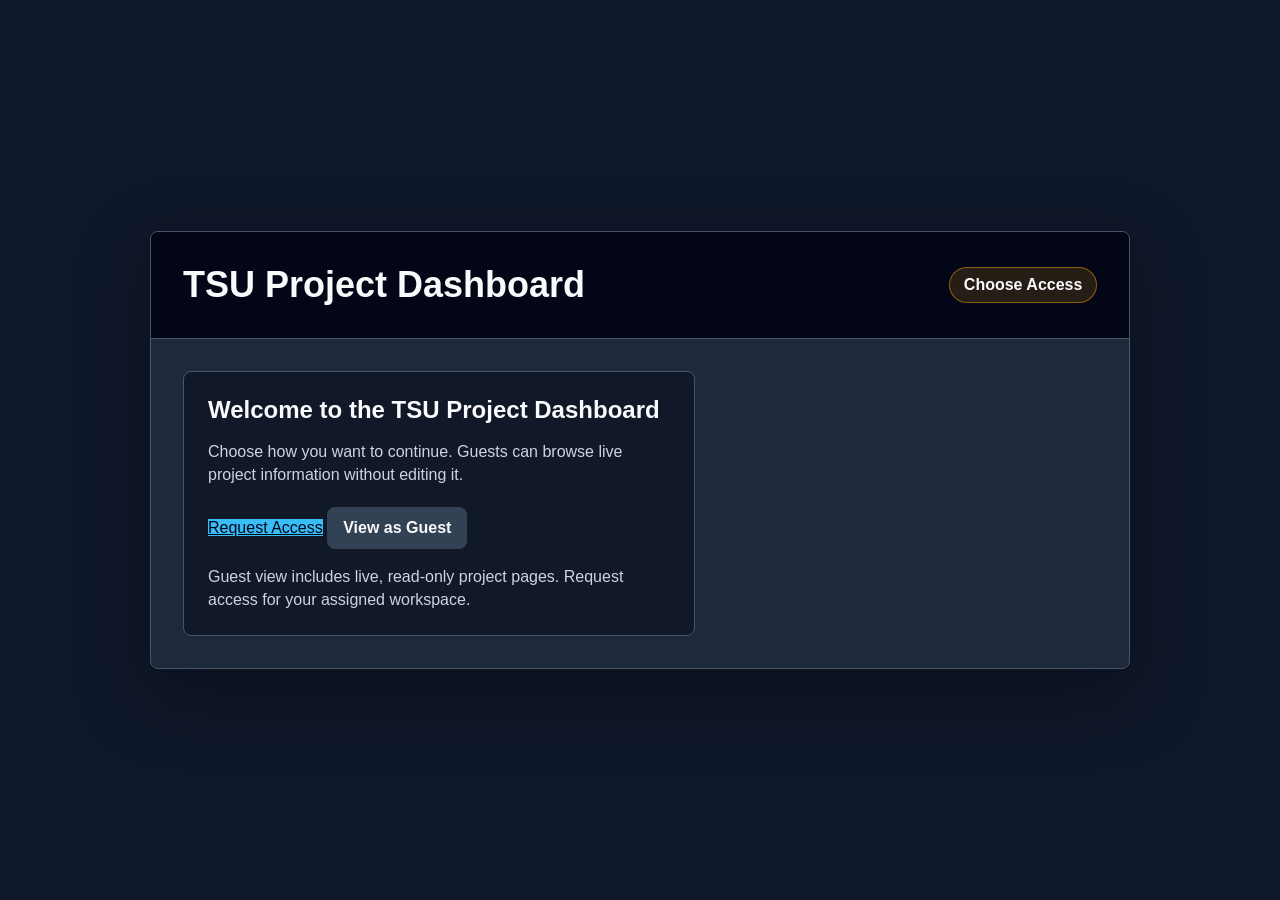
<file: index.html>
<!doctype html>
<html lang="en">
<head>
  <meta charset="UTF-8">
  <meta name="viewport" content="width=device-width, initial-scale=1.0">
  <title>TSU Project Dashboard</title>
  <link rel="stylesheet" href="css/base.css">
  <link rel="stylesheet" href="css/access-pending.css">
</head>
<body class="routing-body">
  <section class="routing-shell">
    <header>
      <h1>TSU Project Dashboard</h1>
      <span class="status-pill">Choose Access</span>
    </header>
    <main class="pending-main">
      <section class="pending-card">
        <h2>Welcome to the TSU Project Dashboard</h2>
        <p class="muted">Choose how you want to continue. Guests can browse live project information without editing it.</p>
        <div data-message class="message" hidden></div>
        <div class="button-row access-choice-row">
          <a class="primary button-link" href="access-pending.html" data-request-access>Request Access</a>
          <button class="secondary" type="button" data-guest-access>View as Guest</button>
        </div>
        <p class="muted access-note">Guest view includes live, read-only project pages. Request access for your assigned workspace.</p>
      </section>
    </main>
  </section>
  <script src="js/index.js"></script>
</body>
</html>
</file>
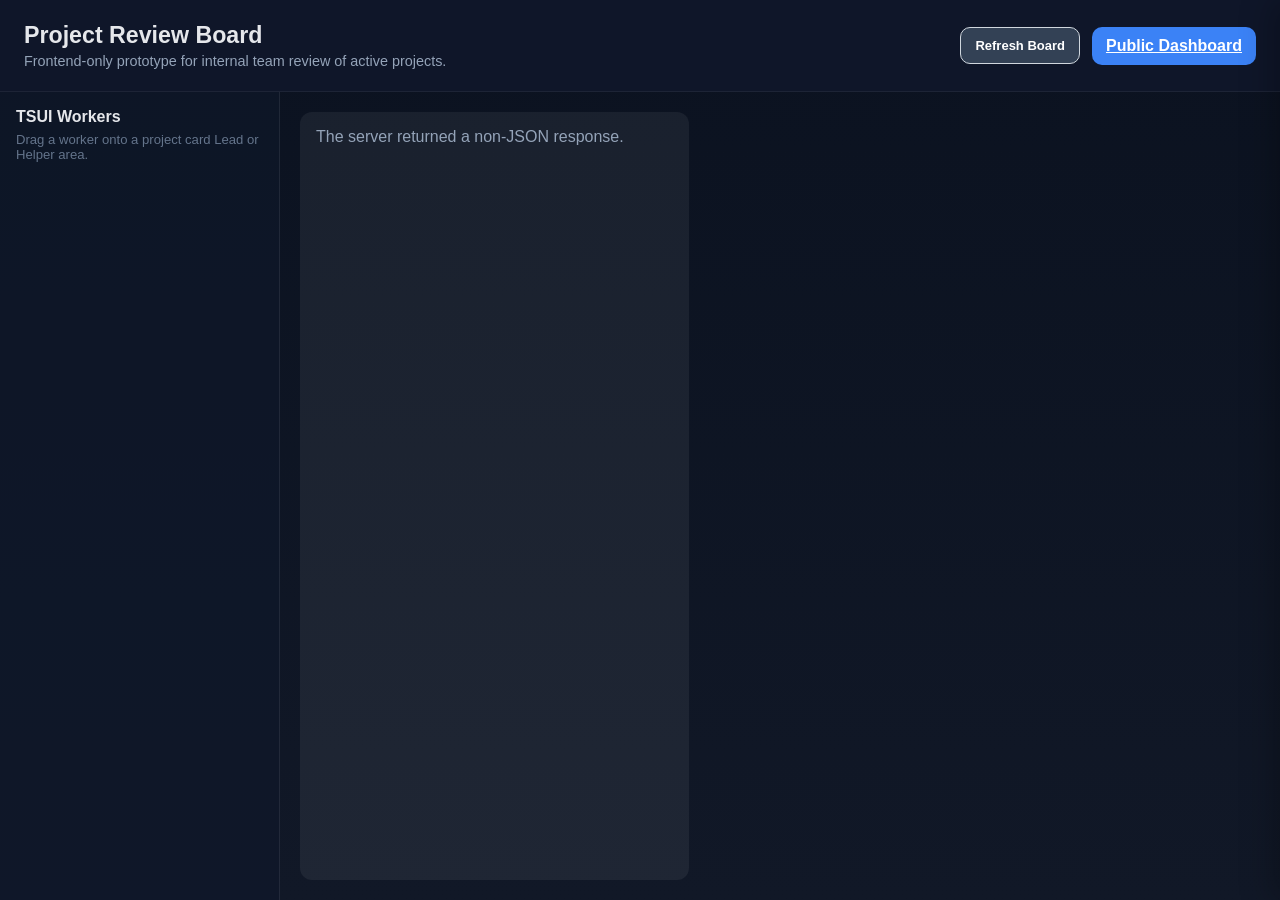
<file: assignments-board/index.html>
<!DOCTYPE html>
<html lang="en">
<head>
  <meta charset="UTF-8" />
  <meta name="viewport" content="width=device-width, initial-scale=1.0" />
  <title>Project Review Board Prototype</title>
  <link rel="stylesheet" href="styles.css" />
</head>
<body>
  <div class="app">
<header class="topbar">
  <div class="topbar-left">
    <h1>Project Review Board</h1>
    <p>Frontend-only prototype for internal team review of active projects.</p>
  </div>

  <div class="topbar-right">
    <button id="refreshBoardBtn" type="button" class="btn secondary">Refresh Board</button>
    <a href="../section-dashboard.html" id="backToDashboardBtn" class="btn primary" hidden>Back to Dashboard</a>
    <a href="../public-board-v2.html" id="backToDashboardBtn" class="btn primary" target="_blank">Public Dashboard</a>
  </div>
</header>

    <div class="workspace">
      <aside class="assignee-panel">
        <div class="assignee-panel-header">
          <h2>TSUI Workers</h2>
          <div class="small">Drag a worker onto a project card Lead or Helper area.</div>
        </div>
        <div id="assigneeList" class="assignee-list"></div>
      </aside>

      <div class="board-wrap">
        <div id="board" class="board"></div>
      </div>
    </div>
  </div>

  <div id="overlay" class="overlay"></div>

  <aside id="detailPanel" class="detail-panel" aria-hidden="true">
    <div class="detail-header">
      <div>
        <h2 id="panelTitle">Project Review</h2>
        <div class="small">Project information and team review notes.</div>
      </div>
      <button id="closePanelBtn" class="btn secondary">Close</button>
    </div>

    <div class="detail-content">
      <div class="project-info">
        <div class="project-info-row">
          <div class="project-info-label">Project</div>
          <div class="project-title-block">
            <div id="detailTitle" class="project-title-text"></div>
            <span id="detailSection" class="tag"></span>
          </div>
        </div>

        <div class="project-info-row">
          <div class="project-info-label">Customer</div>
          <div id="detailCustomer" class="project-info-value"></div>
        </div>

        <div class="project-info-row">
          <div class="project-info-label">Description</div>
          <div id="detailDescription" class="project-info-value"></div>
        </div>

        <div class="project-info-row">
          <div class="project-info-label">Estimated Completion</div>
          <div id="detailEstimatedDate" class="project-info-value"></div>
        </div>
      </div>

      <div class="project-info">
        <div class="project-info-row">
          <div class="project-info-label">Lead Assignees</div>
          <div id="detailLeadAssignees" class="project-info-value"></div>
        </div>

        <div class="project-info-row">
          <div class="project-info-label">Helper Assignees</div>
          <div id="detailHelperAssignees" class="project-info-value"></div>
        </div>
      </div>


    <div class="field">
  <label>Current Project Update</label>
  <div id="currentProjectUpdate" class="note source-note"></div>
</div>

<div class="field">
  <label>Work Notes</label>
  <div id="notesList" class="notes-list"></div>
</div>

<div class="field">
  <label for="newNote">Add Work Note</label>
  <textarea id="newNote" placeholder="Enter internal work note, comment, dependency, or follow-up item..."></textarea>
</div>

      <div class="detail-actions">
        <button id="saveProjectBtn" class="btn primary">Add Work Note</button>
      </div>
    </div>
  </aside>

  <script src="../js/api.js"></script>
  <script src="../js/ui.js"></script>
  <script src="../js/auth.js"></script>
  <script src="app.js"></script>
</body>
</html>
</file>
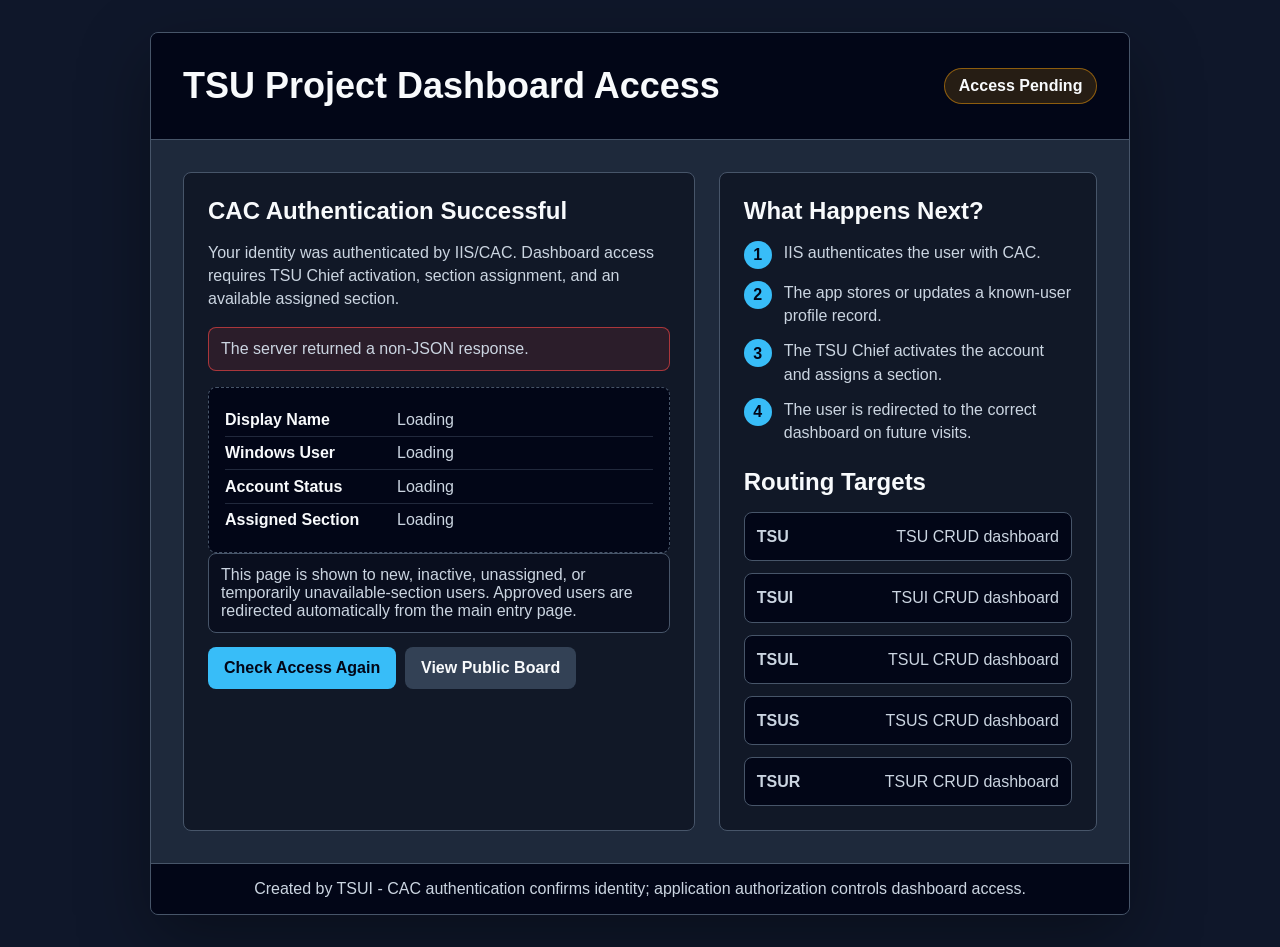
<file: access-pending.html>
<!doctype html>
<html lang="en">
<head>
  <meta charset="UTF-8">
  <meta name="viewport" content="width=device-width, initial-scale=1.0">
  <title>TSU Project Dashboard Access</title>
  <link rel="stylesheet" href="css/base.css">
  <link rel="stylesheet" href="css/components.css">
  <link rel="stylesheet" href="css/access-pending.css">
</head>
<body class="pending-body">
  <section class="pending-shell">
    <header>
      <h1>TSU Project Dashboard Access</h1>
      <div class="status-pill" data-access-pill>Access Pending</div>
    </header>

    <main class="pending-main">
      <section class="pending-card">
        <h2>CAC Authentication Successful</h2>
          <p>Your identity was authenticated by IIS/CAC. Dashboard access requires TSU Chief activation, section assignment, and an available assigned section.</p>

        <div data-message class="message" hidden></div>

        <form data-name-form hidden>
          <label for="display-name">Enter your display name</label>
          <input id="display-name" name="displayName" type="text" maxlength="150" autocomplete="name" required>
          <button class="primary" type="submit">Save Name</button>
        </form>

        <div class="identity-box">
          <div class="identity-row"><span class="label">Display Name</span><span data-display-name>Loading</span></div>
          <div class="identity-row"><span class="label">Windows User</span><span data-windows-user>Loading</span></div>
          <div class="identity-row"><span class="label">Account Status</span><span data-account-status>Loading</span></div>
          <div class="identity-row"><span class="label">Assigned Section</span><span data-section>Loading</span></div>
        </div>

        <div class="message">
          This page is shown to new, inactive, unassigned, or temporarily unavailable-section users. Approved users are redirected automatically from the main entry page.
        </div>

        <div class="button-row">
          <button class="primary" type="button" data-check-access>Check Access Again</button>
          <a class="secondary button-link" href="public-board-v2.html">View Public Board</a>
        </div>
      </section>

      <aside class="pending-card">
        <h2>What Happens Next?</h2>
        <div class="steps">
          <div class="step"><span class="step-num">1</span><span>IIS authenticates the user with CAC.</span></div>
          <div class="step"><span class="step-num">2</span><span>The app stores or updates a known-user profile record.</span></div>
          <div class="step"><span class="step-num">3</span><span>The TSU Chief activates the account and assigns a section.</span></div>
          <div class="step"><span class="step-num">4</span><span>The user is redirected to the correct dashboard on future visits.</span></div>
        </div>

        <h2 style="margin-top:1.5rem;">Routing Targets</h2>
        <div class="route-list">
          <div class="route"><strong>TSU</strong><span>TSU CRUD dashboard</span></div>
          <div class="route"><strong>TSUI</strong><span>TSUI CRUD dashboard</span></div>
          <div class="route"><strong>TSUL</strong><span>TSUL CRUD dashboard</span></div>
          <div class="route"><strong>TSUS</strong><span>TSUS CRUD dashboard</span></div>
          <div class="route"><strong>TSUR</strong><span>TSUR CRUD dashboard</span></div>
        </div>
      </aside>
    </main>

    <footer class="pending-footer">
      Created by TSUI - CAC authentication confirms identity; application authorization controls dashboard access.
    </footer>
  </section>
  <script src="js/api.js"></script>
  <script src="js/ui.js"></script>
  <script src="js/access-pending.js"></script>
</body>
</html>
</file>
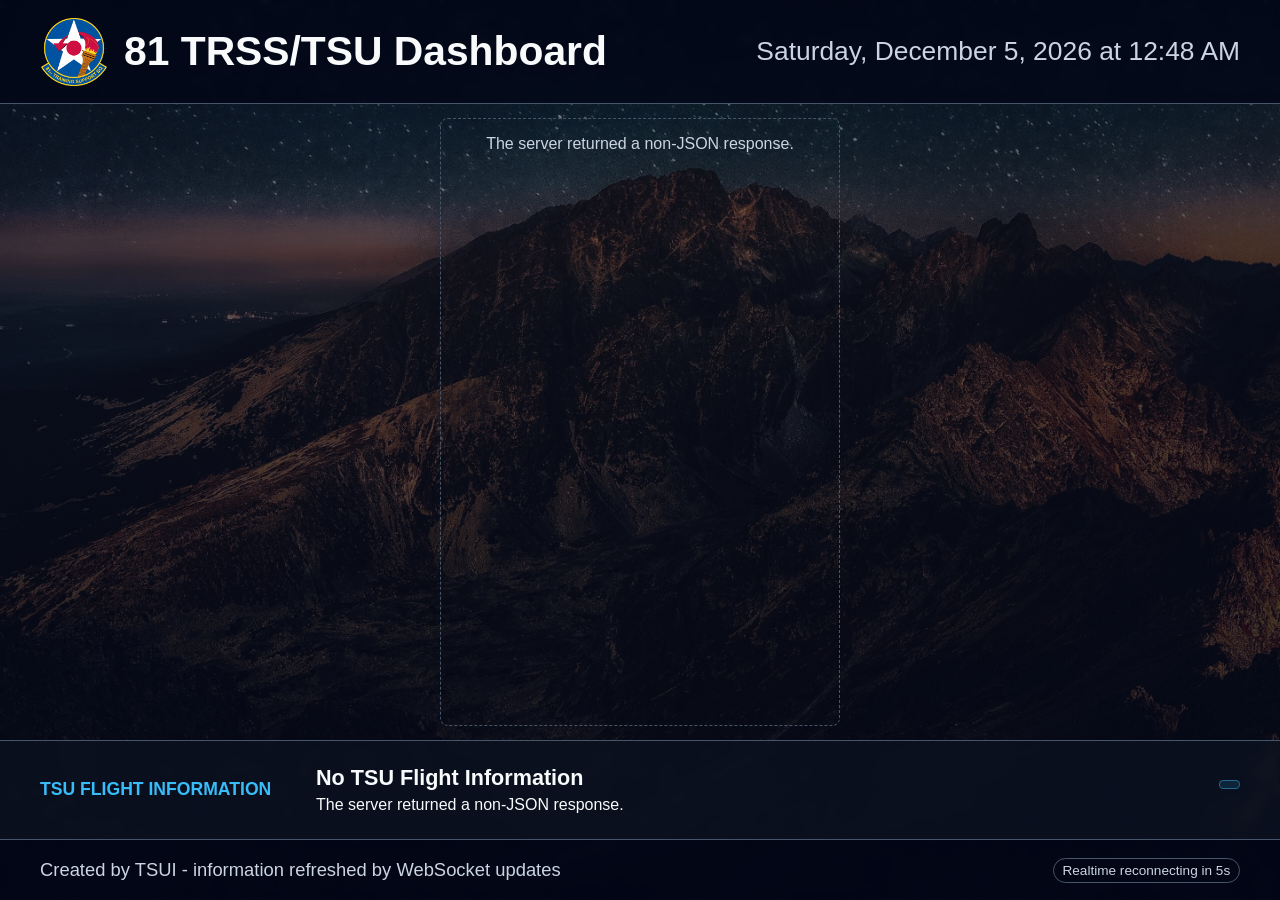
<file: public-board-v2.html>
<!doctype html>
<html lang="en">
<head>
  <meta charset="UTF-8">
  <meta name="viewport" content="width=device-width, initial-scale=1.0">
  <title>TSU Project Dashboard Public Board V2</title>
  <link rel="stylesheet" href="css/base.css">
  <link rel="stylesheet" href="css/components.css">
  <link rel="stylesheet" href="css/public-board-backgrounds.css">
  <link rel="stylesheet" href="css/public-board-v2.css">
</head>
<body class="board-v2-body">
  <div class="board-bg" aria-hidden="true">
    <div class="board-bg-layer" data-bg-layer></div>
    <div class="board-bg-layer" data-bg-layer></div>
  </div>
  <header class="board-v2-header">
    <div class="brand-lockup">
      <img class="brand-logo" data-logo src="source_docs/images/logo.png" alt="81 TRSS logo">
      <h1>81 TRSS/TSU Dashboard</h1>
    </div>
    <div id="clock" class="clock">Loading time...</div>
  </header>

  <main class="board-v2-grid" data-board></main>

  <section class="board-v2-ticker" aria-live="polite">
    <div class="ticker-label">TSU Flight Information</div>
    <div class="ticker-content" data-ticker>
      <div class="ticker-main">
        <strong data-ticker-title>Loading posts</strong>
        <p data-ticker-text>Waiting for public board information.</p>
      </div>
      <div class="ticker-meta">
        <span class="ticker-count" data-ticker-count></span>
        <span data-ticker-date></span>
        <span data-ticker-poc></span>
      </div>
    </div>
  </section>

  <footer class="board-v2-footer">
    <span>Created by TSUI - information refreshed by WebSocket updates</span>
    <span class="realtime-status" data-realtime-status>Realtime connecting</span>
  </footer>

  <script src="js/api.js"></script>
  <script src="js/dates.js"></script>
  <script src="js/ui.js"></script>
  <script src="js/board-backgrounds.js"></script>
  <script src="js/public-board-v2.js"></script>
</body>
</html>
</file>
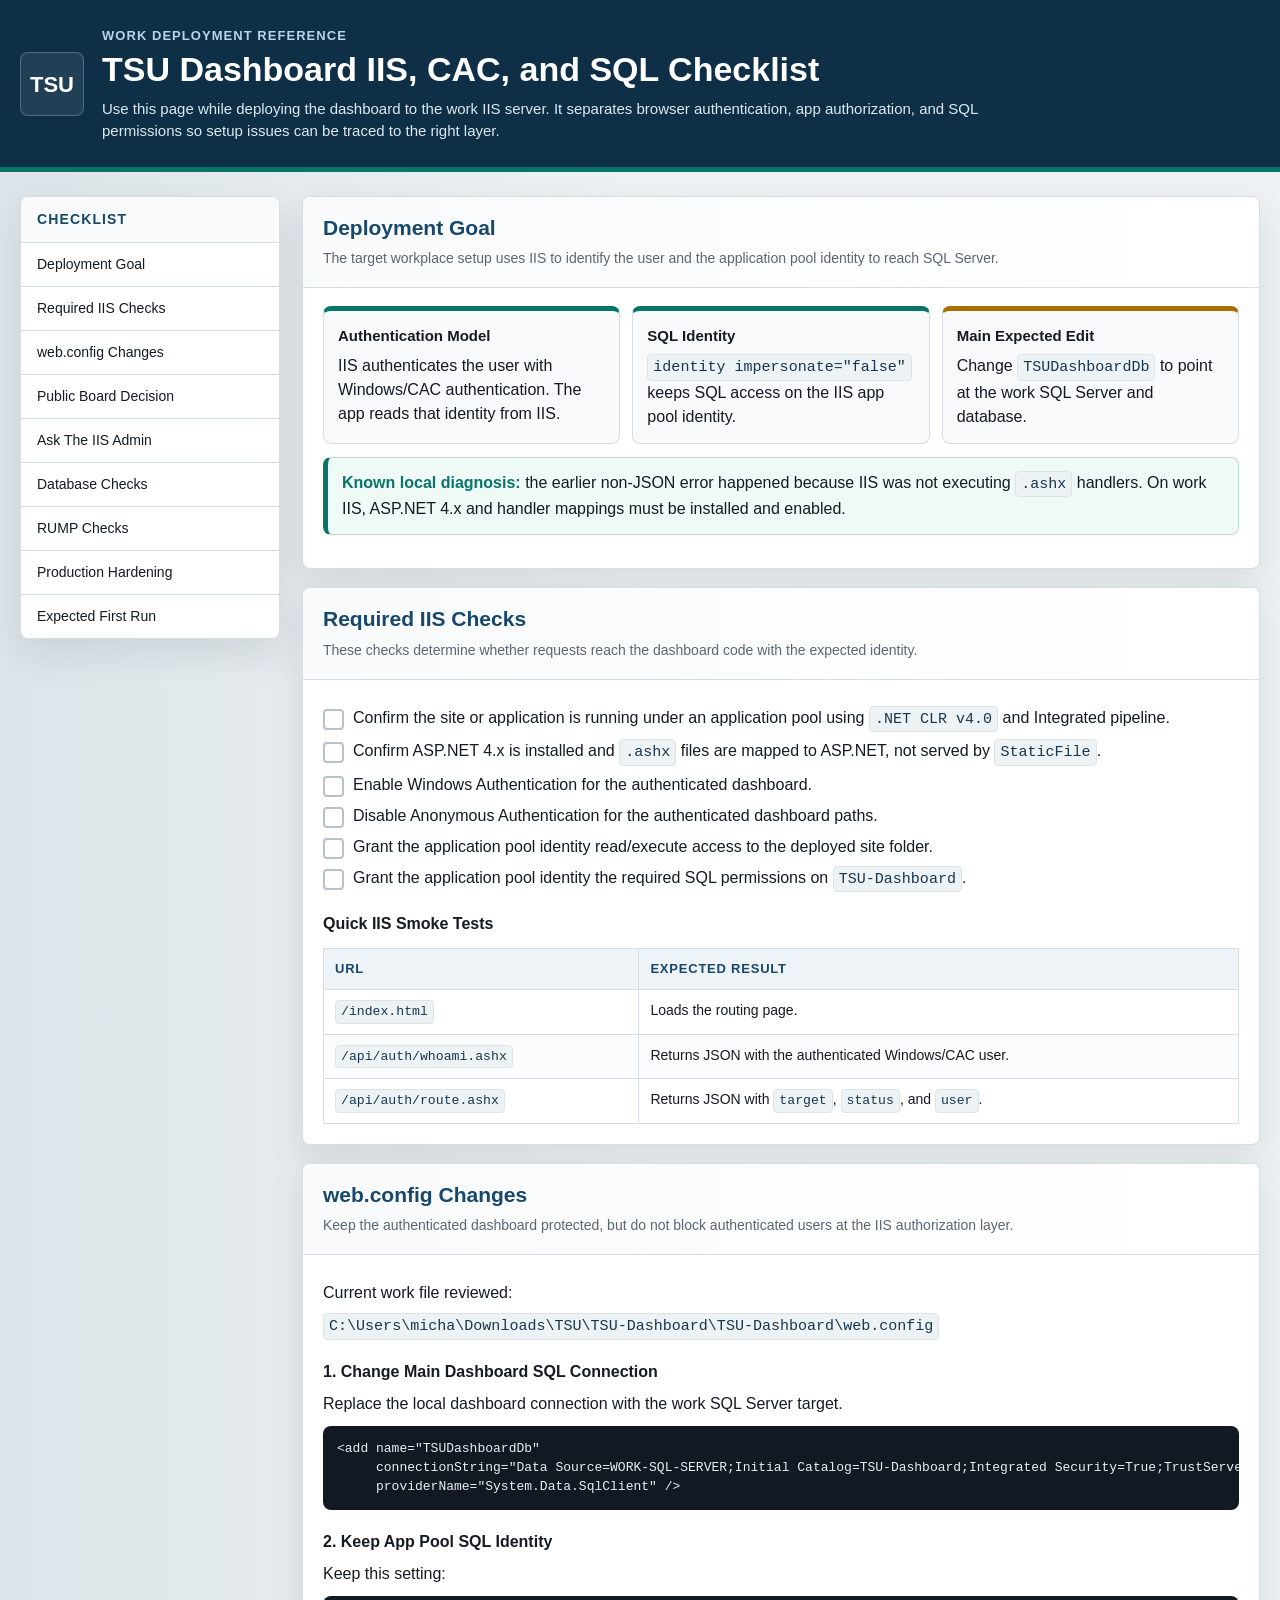
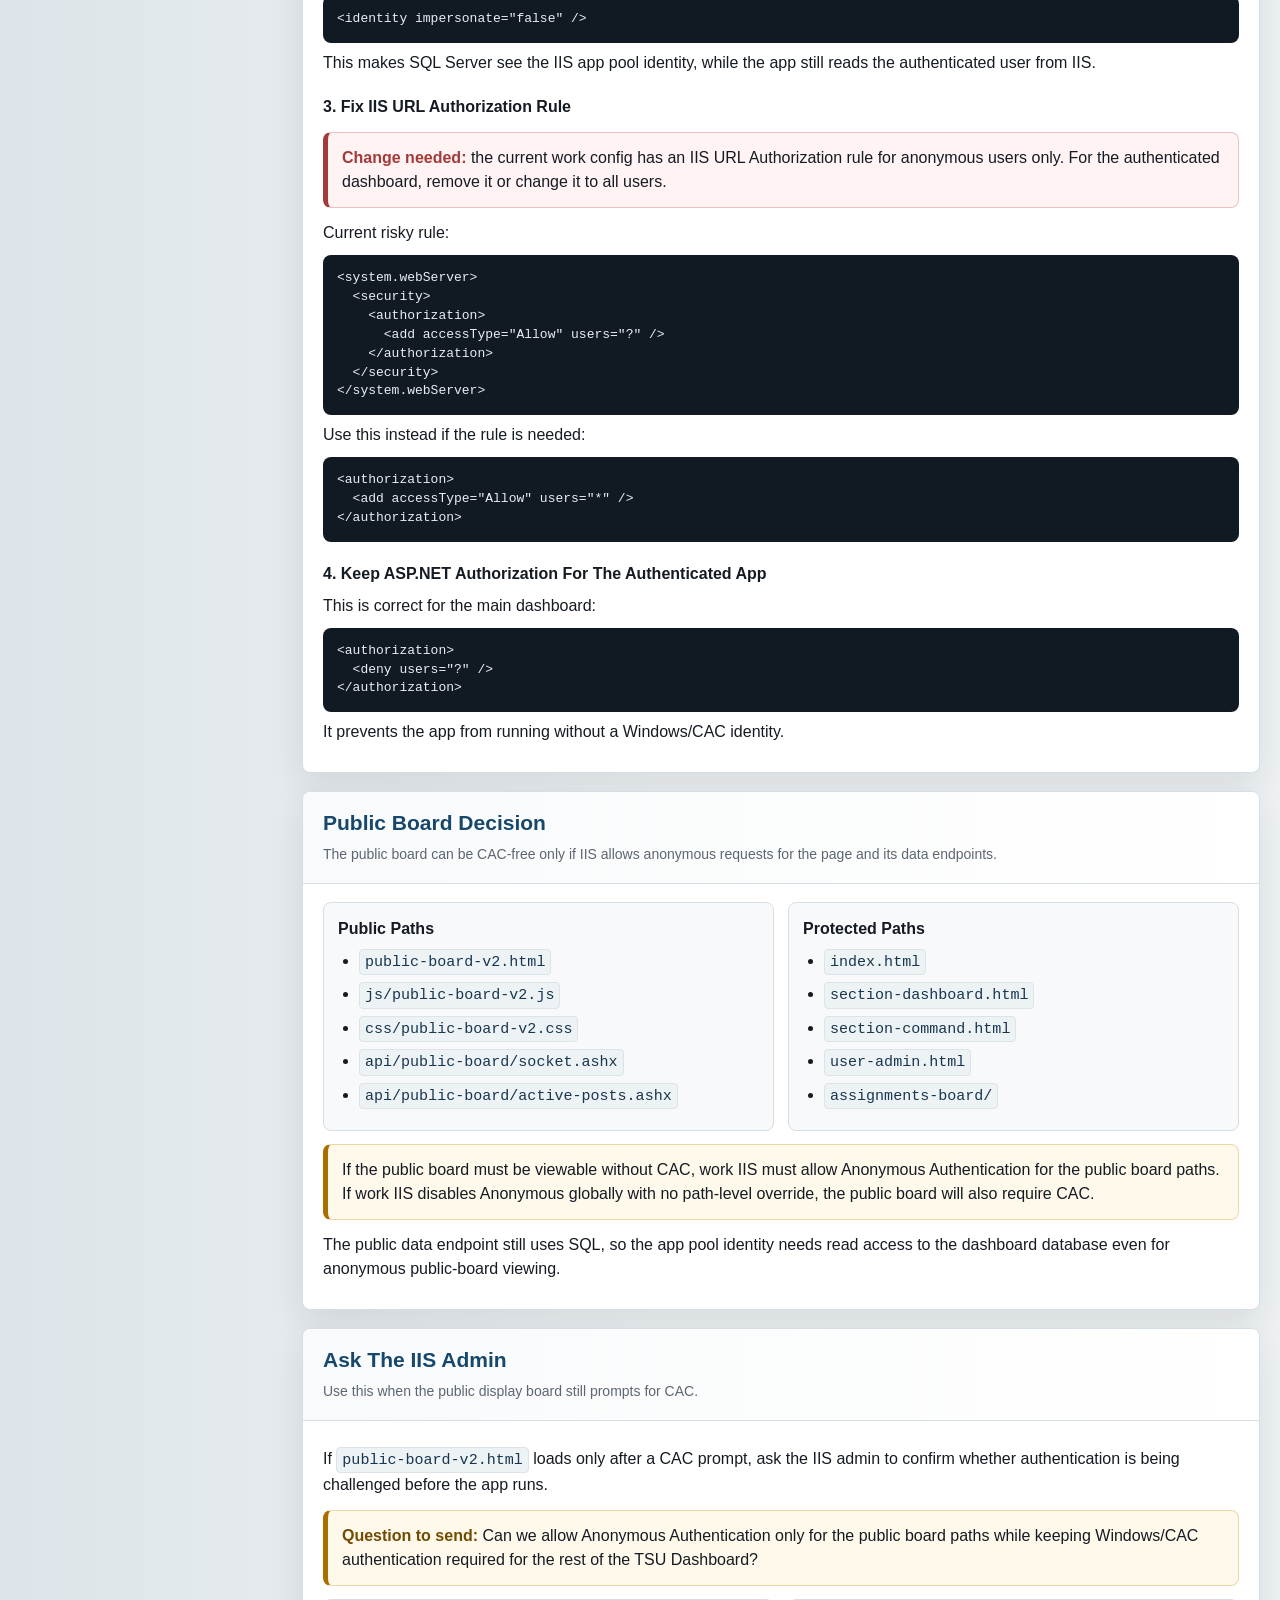
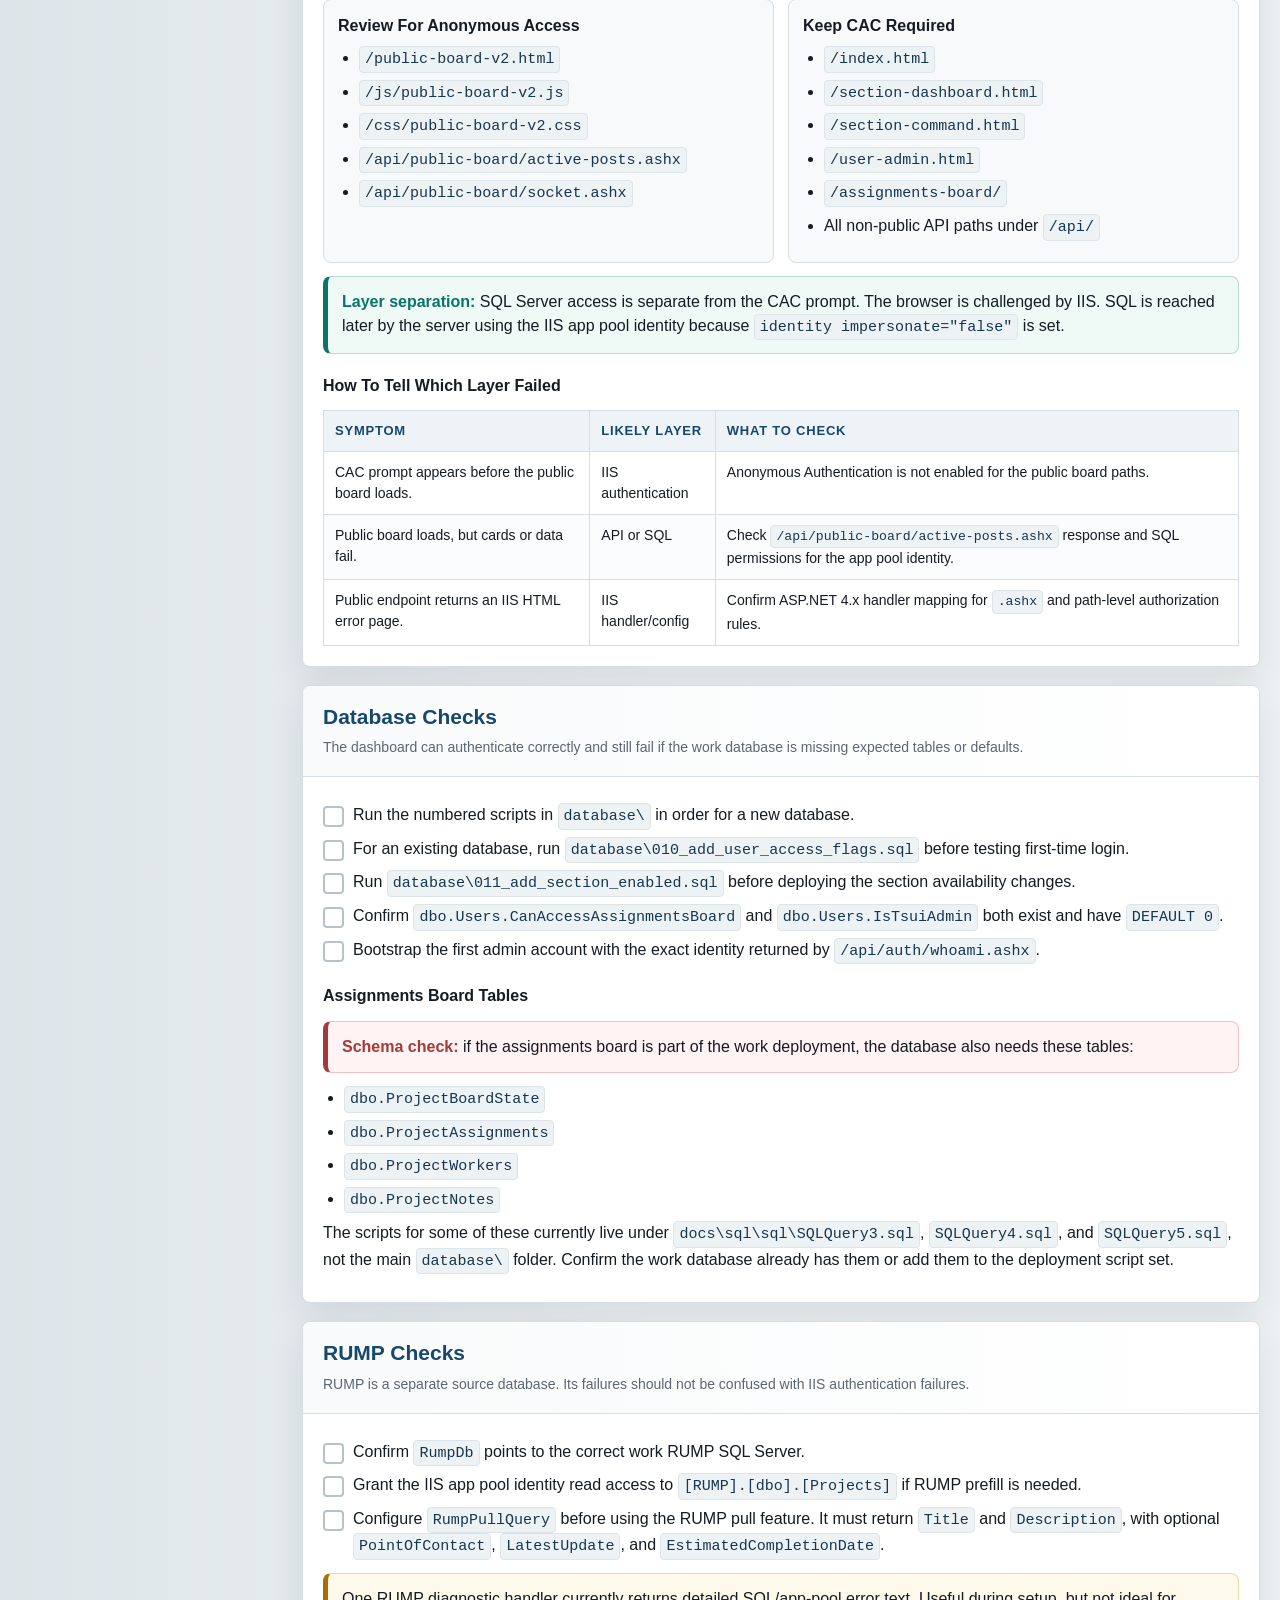
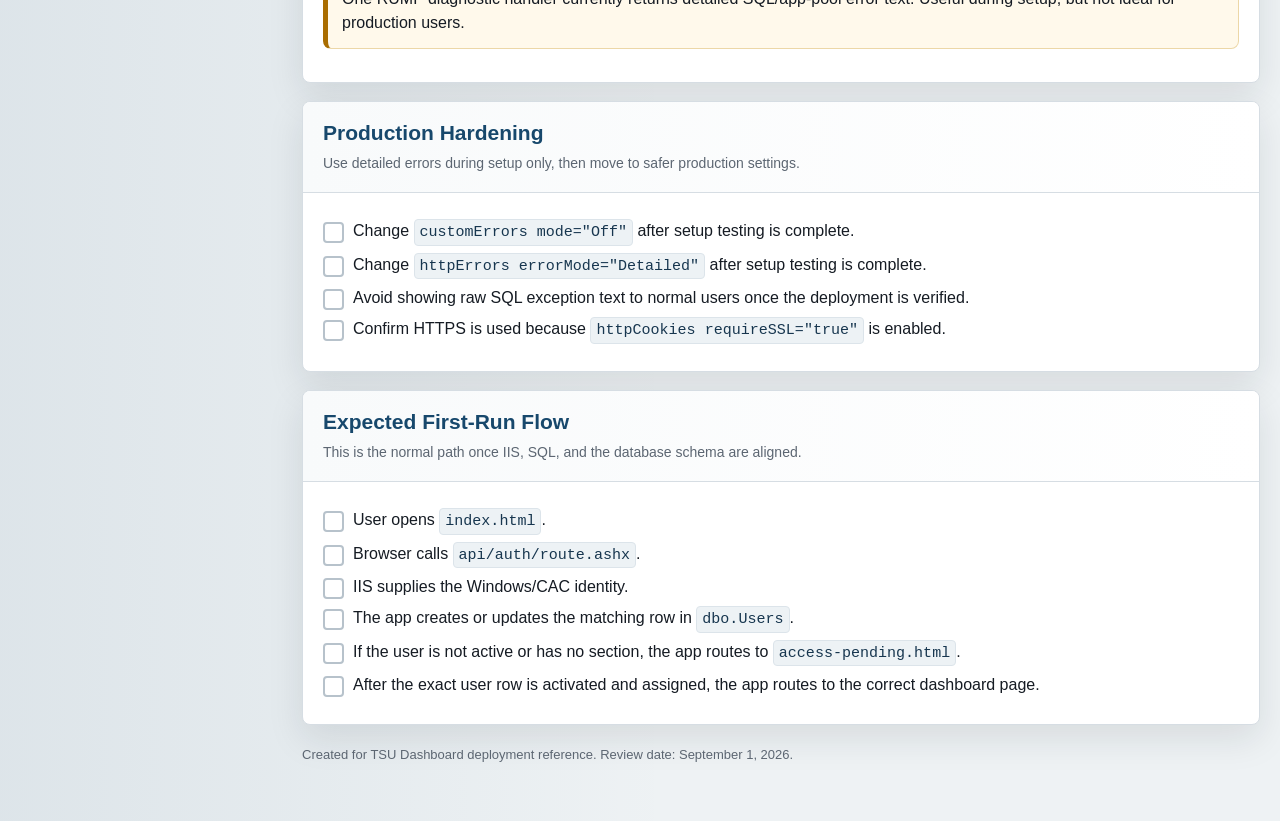
<file: ref.html>
<!doctype html>
<html lang="en">
<head>
  <meta charset="utf-8">
  <meta name="viewport" content="width=device-width, initial-scale=1">
  <title>TSU Dashboard Work Deployment Reference</title>
  <style>
    :root {
      --ink: #151b23;
      --muted: #5c6672;
      --bg: #eef2f4;
      --surface: #ffffff;
      --surface-2: #f7f9fa;
      --line: #d6dde3;
      --line-strong: #b7c2cb;
      --blue: #17486c;
      --blue-2: #0f2f47;
      --teal: #087568;
      --gold: #a96d00;
      --red: #a33a3a;
      --code-bg: #111923;
      --code-text: #e8eef3;
      --shadow: 0 14px 36px rgba(20, 31, 43, 0.10);
    }

    * {
      box-sizing: border-box;
    }

    html {
      scroll-behavior: smooth;
    }

    body {
      margin: 0;
      background:
        linear-gradient(90deg, rgba(23, 72, 108, 0.08), transparent 42rem),
        var(--bg);
      color: var(--ink);
      font-family: "Segoe UI", Arial, sans-serif;
      line-height: 1.5;
    }

    .topbar {
      background: var(--blue-2);
      color: #fff;
      border-bottom: 5px solid var(--teal);
    }

    .topbar-inner {
      width: min(1240px, calc(100% - 40px));
      margin: 0 auto;
      padding: 26px 0 24px;
      display: grid;
      grid-template-columns: auto 1fr;
      gap: 18px;
      align-items: center;
    }

    .mark {
      width: 64px;
      height: 64px;
      display: grid;
      place-items: center;
      border: 1px solid rgba(255, 255, 255, 0.24);
      border-radius: 8px;
      background: rgba(255, 255, 255, 0.08);
      font-weight: 800;
      font-size: 22px;
      letter-spacing: 0;
    }

    .eyebrow {
      margin: 0 0 4px;
      color: #b9d5e8;
      font-size: 13px;
      font-weight: 700;
      text-transform: uppercase;
      letter-spacing: 0.08em;
    }

    h1 {
      margin: 0;
      font-size: 34px;
      line-height: 1.12;
      letter-spacing: 0;
    }

    .lede {
      max-width: 880px;
      margin: 10px 0 0;
      color: #dce9f2;
      font-size: 15px;
    }

    .layout {
      width: min(1240px, calc(100% - 40px));
      margin: 24px auto 56px;
      display: grid;
      grid-template-columns: 260px minmax(0, 1fr);
      gap: 22px;
      align-items: start;
    }

    nav {
      position: sticky;
      top: 14px;
      border: 1px solid var(--line);
      border-radius: 8px;
      background: var(--surface);
      box-shadow: var(--shadow);
      overflow: hidden;
    }

    nav h2 {
      margin: 0;
      padding: 14px 16px;
      background: var(--surface-2);
      border-bottom: 1px solid var(--line);
      color: var(--blue);
      font-size: 14px;
      text-transform: uppercase;
      letter-spacing: 0.08em;
    }

    nav a {
      display: block;
      padding: 11px 16px;
      border-bottom: 1px solid var(--line);
      color: var(--ink);
      text-decoration: none;
      font-size: 14px;
    }

    nav a:last-child {
      border-bottom: 0;
    }

    nav a:hover,
    nav a:focus-visible {
      background: #eef7f6;
      color: var(--teal);
      outline: none;
    }

    main {
      display: grid;
      gap: 18px;
    }

    section {
      background: var(--surface);
      border: 1px solid var(--line);
      border-radius: 8px;
      box-shadow: var(--shadow);
      overflow: hidden;
    }

    .section-head {
      padding: 18px 20px;
      border-bottom: 1px solid var(--line);
      background: linear-gradient(90deg, #f8fafb, #fff);
    }

    h2 {
      margin: 0;
      color: var(--blue);
      font-size: 21px;
      line-height: 1.25;
      letter-spacing: 0;
    }

    .section-head p {
      max-width: 900px;
      margin: 7px 0 0;
      color: var(--muted);
      font-size: 14px;
    }

    .section-body {
      padding: 18px 20px 20px;
    }

    h3 {
      margin: 20px 0 8px;
      color: var(--ink);
      font-size: 16px;
      letter-spacing: 0;
    }

    h3:first-child {
      margin-top: 0;
    }

    p {
      margin: 8px 0;
    }

    ul,
    ol {
      margin: 8px 0 0 21px;
      padding: 0;
    }

    li {
      margin: 7px 0;
    }

    code,
    pre {
      font-family: Consolas, "Courier New", monospace;
    }

    code {
      display: inline-block;
      max-width: 100%;
      overflow-wrap: anywhere;
      background: #edf2f5;
      border: 1px solid #dce4ea;
      padding: 1px 5px;
      border-radius: 4px;
      color: #17364f;
      font-size: 0.94em;
    }

    pre {
      margin: 10px 0 0;
      overflow-x: auto;
      background: var(--code-bg);
      color: var(--code-text);
      border-radius: 8px;
      padding: 14px;
      font-size: 13px;
      line-height: 1.45;
      white-space: pre;
    }

    table {
      width: 100%;
      border-collapse: collapse;
      margin-top: 12px;
      font-size: 14px;
    }

    th,
    td {
      border: 1px solid var(--line);
      padding: 10px 11px;
      text-align: left;
      vertical-align: top;
    }

    th {
      background: #edf3f6;
      color: var(--blue);
      font-size: 13px;
      text-transform: uppercase;
      letter-spacing: 0.06em;
    }

    tr:nth-child(even) td {
      background: #fbfcfd;
    }

    .status-grid {
      display: grid;
      grid-template-columns: repeat(3, minmax(0, 1fr));
      gap: 12px;
    }

    .status {
      min-height: 118px;
      border: 1px solid var(--line);
      border-top: 5px solid var(--blue);
      border-radius: 8px;
      padding: 14px;
      background: var(--surface-2);
    }

    .status strong {
      display: block;
      margin-bottom: 7px;
      color: var(--ink);
      font-size: 15px;
    }

    .status.ready {
      border-top-color: var(--teal);
    }

    .status.check {
      border-top-color: var(--gold);
    }

    .status.required {
      border-top-color: var(--red);
    }

    .callout {
      margin: 13px 0;
      border: 1px solid #ecd7a7;
      border-left: 5px solid var(--gold);
      border-radius: 8px;
      background: #fff9eb;
      padding: 13px 14px;
    }

    .callout strong {
      color: #714b00;
    }

    .done {
      border-color: #b8dccf;
      border-left-color: var(--teal);
      background: #eff9f6;
    }

    .done strong {
      color: var(--teal);
    }

    .risk {
      border-color: #edc2c2;
      border-left-color: var(--red);
      background: #fff3f3;
    }

    .risk strong {
      color: var(--red);
    }

    .path {
      overflow-wrap: anywhere;
      color: var(--muted);
    }

    .checklist {
      list-style: none;
      margin-left: 0;
    }

    .checklist li {
      position: relative;
      padding-left: 30px;
    }

    .checklist li::before {
      content: "";
      position: absolute;
      left: 0;
      top: 3px;
      width: 17px;
      height: 17px;
      border: 2px solid var(--line-strong);
      border-radius: 4px;
      background: #fff;
    }

    .split {
      display: grid;
      grid-template-columns: repeat(2, minmax(0, 1fr));
      gap: 14px;
    }

    .mini-panel {
      border: 1px solid var(--line);
      border-radius: 8px;
      background: var(--surface-2);
      padding: 14px;
    }

    .mini-panel h3 {
      margin-top: 0;
    }

    footer {
      color: var(--muted);
      font-size: 13px;
      padding: 2px 0 0;
    }

    @media (max-width: 960px) {
      .layout {
        grid-template-columns: 1fr;
      }

      nav {
        position: static;
      }

      .status-grid,
      .split {
        grid-template-columns: 1fr;
      }
    }

    @media (max-width: 680px) {
      body {
        background: var(--bg);
      }

      .topbar-inner,
      .layout {
        width: min(100% - 24px, 1240px);
      }

      .topbar-inner {
        grid-template-columns: 1fr;
        gap: 12px;
        padding: 20px 0;
      }

      .mark {
        width: 54px;
        height: 54px;
        font-size: 19px;
      }

      h1 {
        font-size: 26px;
      }

      .section-head,
      .section-body {
        padding-left: 15px;
        padding-right: 15px;
      }

      table {
        display: block;
        overflow-x: auto;
      }
    }

    @media print {
      body {
        background: #fff;
      }

      .topbar {
        color: #000;
        background: #fff;
        border-bottom: 2px solid #000;
      }

      .topbar-inner,
      .layout {
        width: 100%;
        margin: 0;
      }

      .layout {
        display: block;
      }

      nav {
        display: none;
      }

      section {
        box-shadow: none;
        break-inside: avoid;
        margin: 14px 0;
      }
    }
  </style>
</head>
<body>
  <header class="topbar">
    <div class="topbar-inner">
      <div class="mark" aria-hidden="true">TSU</div>
      <div>
        <p class="eyebrow">Work Deployment Reference</p>
        <h1>TSU Dashboard IIS, CAC, and SQL Checklist</h1>
        <p class="lede">Use this page while deploying the dashboard to the work IIS server. It separates browser authentication, app authorization, and SQL permissions so setup issues can be traced to the right layer.</p>
      </div>
    </div>
  </header>

  <div class="layout">
    <nav aria-label="Deployment sections">
      <h2>Checklist</h2>
      <a href="#goal">Deployment Goal</a>
      <a href="#iis">Required IIS Checks</a>
      <a href="#config">web.config Changes</a>
      <a href="#public-board">Public Board Decision</a>
      <a href="#iis-admin">Ask The IIS Admin</a>
      <a href="#database">Database Checks</a>
      <a href="#rump">RUMP Checks</a>
      <a href="#hardening">Production Hardening</a>
      <a href="#first-run">Expected First Run</a>
    </nav>

    <main>
      <section id="goal">
        <div class="section-head">
          <h2>Deployment Goal</h2>
          <p>The target workplace setup uses IIS to identify the user and the application pool identity to reach SQL Server.</p>
        </div>
        <div class="section-body">
          <div class="status-grid">
            <div class="status ready">
              <strong>Authentication Model</strong>
              IIS authenticates the user with Windows/CAC authentication. The app reads that identity from IIS.
            </div>
            <div class="status ready">
              <strong>SQL Identity</strong>
              <code>identity impersonate="false"</code> keeps SQL access on the IIS app pool identity.
            </div>
            <div class="status check">
              <strong>Main Expected Edit</strong>
              Change <code>TSUDashboardDb</code> to point at the work SQL Server and database.
            </div>
          </div>
          <p class="callout done"><strong>Known local diagnosis:</strong> the earlier non-JSON error happened because IIS was not executing <code>.ashx</code> handlers. On work IIS, ASP.NET 4.x and handler mappings must be installed and enabled.</p>
        </div>
      </section>

      <section id="iis">
        <div class="section-head">
          <h2>Required IIS Checks</h2>
          <p>These checks determine whether requests reach the dashboard code with the expected identity.</p>
        </div>
        <div class="section-body">
          <ul class="checklist">
            <li>Confirm the site or application is running under an application pool using <code>.NET CLR v4.0</code> and Integrated pipeline.</li>
            <li>Confirm ASP.NET 4.x is installed and <code>.ashx</code> files are mapped to ASP.NET, not served by <code>StaticFile</code>.</li>
            <li>Enable Windows Authentication for the authenticated dashboard.</li>
            <li>Disable Anonymous Authentication for the authenticated dashboard paths.</li>
            <li>Grant the application pool identity read/execute access to the deployed site folder.</li>
            <li>Grant the application pool identity the required SQL permissions on <code>TSU-Dashboard</code>.</li>
          </ul>

          <h3>Quick IIS Smoke Tests</h3>
          <table>
            <thead>
              <tr>
                <th>URL</th>
                <th>Expected Result</th>
              </tr>
            </thead>
            <tbody>
              <tr>
                <td><code>/index.html</code></td>
                <td>Loads the routing page.</td>
              </tr>
              <tr>
                <td><code>/api/auth/whoami.ashx</code></td>
                <td>Returns JSON with the authenticated Windows/CAC user.</td>
              </tr>
              <tr>
                <td><code>/api/auth/route.ashx</code></td>
                <td>Returns JSON with <code>target</code>, <code>status</code>, and <code>user</code>.</td>
              </tr>
            </tbody>
          </table>
        </div>
      </section>

      <section id="config">
        <div class="section-head">
          <h2>web.config Changes</h2>
          <p>Keep the authenticated dashboard protected, but do not block authenticated users at the IIS authorization layer.</p>
        </div>
        <div class="section-body">
          <p>Current work file reviewed:</p>
          <p class="path"><code>C:\Users\micha\Downloads\TSU\TSU-Dashboard\TSU-Dashboard\web.config</code></p>

          <h3>1. Change Main Dashboard SQL Connection</h3>
          <p>Replace the local dashboard connection with the work SQL Server target.</p>
          <pre>&lt;add name="TSUDashboardDb"
     connectionString="Data Source=WORK-SQL-SERVER;Initial Catalog=TSU-Dashboard;Integrated Security=True;TrustServerCertificate=True"
     providerName="System.Data.SqlClient" /&gt;</pre>

          <h3>2. Keep App Pool SQL Identity</h3>
          <p>Keep this setting:</p>
          <pre>&lt;identity impersonate="false" /&gt;</pre>
          <p>This makes SQL Server see the IIS app pool identity, while the app still reads the authenticated user from IIS.</p>

          <h3>3. Fix IIS URL Authorization Rule</h3>
          <p class="callout risk"><strong>Change needed:</strong> the current work config has an IIS URL Authorization rule for anonymous users only. For the authenticated dashboard, remove it or change it to all users.</p>
          <p>Current risky rule:</p>
          <pre>&lt;system.webServer&gt;
  &lt;security&gt;
    &lt;authorization&gt;
      &lt;add accessType="Allow" users="?" /&gt;
    &lt;/authorization&gt;
  &lt;/security&gt;
&lt;/system.webServer&gt;</pre>
          <p>Use this instead if the rule is needed:</p>
          <pre>&lt;authorization&gt;
  &lt;add accessType="Allow" users="*" /&gt;
&lt;/authorization&gt;</pre>

          <h3>4. Keep ASP.NET Authorization For The Authenticated App</h3>
          <p>This is correct for the main dashboard:</p>
          <pre>&lt;authorization&gt;
  &lt;deny users="?" /&gt;
&lt;/authorization&gt;</pre>
          <p>It prevents the app from running without a Windows/CAC identity.</p>
        </div>
      </section>

      <section id="public-board">
        <div class="section-head">
          <h2>Public Board Decision</h2>
          <p>The public board can be CAC-free only if IIS allows anonymous requests for the page and its data endpoints.</p>
        </div>
        <div class="section-body">
          <div class="split">
            <div class="mini-panel">
              <h3>Public Paths</h3>
              <ul>
                <li><code>public-board-v2.html</code></li>
                <li><code>js/public-board-v2.js</code></li>
                <li><code>css/public-board-v2.css</code></li>
                <li><code>api/public-board/socket.ashx</code></li>
                <li><code>api/public-board/active-posts.ashx</code></li>
              </ul>
            </div>
            <div class="mini-panel">
              <h3>Protected Paths</h3>
              <ul>
                <li><code>index.html</code></li>
                <li><code>section-dashboard.html</code></li>
                <li><code>section-command.html</code></li>
                <li><code>user-admin.html</code></li>
                <li><code>assignments-board/</code></li>
              </ul>
            </div>
          </div>
          <p class="callout">If the public board must be viewable without CAC, work IIS must allow Anonymous Authentication for the public board paths. If work IIS disables Anonymous globally with no path-level override, the public board will also require CAC.</p>
          <p>The public data endpoint still uses SQL, so the app pool identity needs read access to the dashboard database even for anonymous public-board viewing.</p>
        </div>
      </section>

      <section id="iis-admin">
        <div class="section-head">
          <h2>Ask The IIS Admin</h2>
          <p>Use this when the public display board still prompts for CAC.</p>
        </div>
        <div class="section-body">
          <p>If <code>public-board-v2.html</code> loads only after a CAC prompt, ask the IIS admin to confirm whether authentication is being challenged before the app runs.</p>
          <div class="callout">
            <strong>Question to send:</strong>
            Can we allow Anonymous Authentication only for the public board paths while keeping Windows/CAC authentication required for the rest of the TSU Dashboard?
          </div>

          <div class="split">
            <div class="mini-panel">
              <h3>Review For Anonymous Access</h3>
              <ul>
                <li><code>/public-board-v2.html</code></li>
                <li><code>/js/public-board-v2.js</code></li>
                <li><code>/css/public-board-v2.css</code></li>
                <li><code>/api/public-board/active-posts.ashx</code></li>
                <li><code>/api/public-board/socket.ashx</code></li>
              </ul>
            </div>
            <div class="mini-panel">
              <h3>Keep CAC Required</h3>
              <ul>
                <li><code>/index.html</code></li>
                <li><code>/section-dashboard.html</code></li>
                <li><code>/section-command.html</code></li>
                <li><code>/user-admin.html</code></li>
                <li><code>/assignments-board/</code></li>
                <li>All non-public API paths under <code>/api/</code></li>
              </ul>
            </div>
          </div>

          <p class="callout done"><strong>Layer separation:</strong> SQL Server access is separate from the CAC prompt. The browser is challenged by IIS. SQL is reached later by the server using the IIS app pool identity because <code>identity impersonate="false"</code> is set.</p>
          <h3>How To Tell Which Layer Failed</h3>
          <table>
            <thead>
              <tr>
                <th>Symptom</th>
                <th>Likely Layer</th>
                <th>What To Check</th>
              </tr>
            </thead>
            <tbody>
              <tr>
                <td>CAC prompt appears before the public board loads.</td>
                <td>IIS authentication</td>
                <td>Anonymous Authentication is not enabled for the public board paths.</td>
              </tr>
              <tr>
                <td>Public board loads, but cards or data fail.</td>
                <td>API or SQL</td>
                <td>Check <code>/api/public-board/active-posts.ashx</code> response and SQL permissions for the app pool identity.</td>
              </tr>
              <tr>
                <td>Public endpoint returns an IIS HTML error page.</td>
                <td>IIS handler/config</td>
                <td>Confirm ASP.NET 4.x handler mapping for <code>.ashx</code> and path-level authorization rules.</td>
              </tr>
            </tbody>
          </table>
        </div>
      </section>

      <section id="database">
        <div class="section-head">
          <h2>Database Checks</h2>
          <p>The dashboard can authenticate correctly and still fail if the work database is missing expected tables or defaults.</p>
        </div>
        <div class="section-body">
          <ul class="checklist">
            <li>Run the numbered scripts in <code>database\</code> in order for a new database.</li>
            <li>For an existing database, run <code>database\010_add_user_access_flags.sql</code> before testing first-time login.</li>
            <li>Run <code>database\011_add_section_enabled.sql</code> before deploying the section availability changes.</li>
            <li>Confirm <code>dbo.Users.CanAccessAssignmentsBoard</code> and <code>dbo.Users.IsTsuiAdmin</code> both exist and have <code>DEFAULT 0</code>.</li>
            <li>Bootstrap the first admin account with the exact identity returned by <code>/api/auth/whoami.ashx</code>.</li>
          </ul>

          <h3>Assignments Board Tables</h3>
          <p class="callout risk"><strong>Schema check:</strong> if the assignments board is part of the work deployment, the database also needs these tables:</p>
          <ul>
            <li><code>dbo.ProjectBoardState</code></li>
            <li><code>dbo.ProjectAssignments</code></li>
            <li><code>dbo.ProjectWorkers</code></li>
            <li><code>dbo.ProjectNotes</code></li>
          </ul>
          <p>The scripts for some of these currently live under <code>docs\sql\sql\SQLQuery3.sql</code>, <code>SQLQuery4.sql</code>, and <code>SQLQuery5.sql</code>, not the main <code>database\</code> folder. Confirm the work database already has them or add them to the deployment script set.</p>
        </div>
      </section>

      <section id="rump">
        <div class="section-head">
          <h2>RUMP Checks</h2>
          <p>RUMP is a separate source database. Its failures should not be confused with IIS authentication failures.</p>
        </div>
        <div class="section-body">
          <ul class="checklist">
            <li>Confirm <code>RumpDb</code> points to the correct work RUMP SQL Server.</li>
            <li>Grant the IIS app pool identity read access to <code>[RUMP].[dbo].[Projects]</code> if RUMP prefill is needed.</li>
            <li>Configure <code>RumpPullQuery</code> before using the RUMP pull feature. It must return <code>Title</code> and <code>Description</code>, with optional <code>PointOfContact</code>, <code>LatestUpdate</code>, and <code>EstimatedCompletionDate</code>.</li>
          </ul>
          <p class="callout">One RUMP diagnostic handler currently returns detailed SQL/app-pool error text. Useful during setup, but not ideal for production users.</p>
        </div>
      </section>

      <section id="hardening">
        <div class="section-head">
          <h2>Production Hardening</h2>
          <p>Use detailed errors during setup only, then move to safer production settings.</p>
        </div>
        <div class="section-body">
          <ul class="checklist">
            <li>Change <code>customErrors mode="Off"</code> after setup testing is complete.</li>
            <li>Change <code>httpErrors errorMode="Detailed"</code> after setup testing is complete.</li>
            <li>Avoid showing raw SQL exception text to normal users once the deployment is verified.</li>
            <li>Confirm HTTPS is used because <code>httpCookies requireSSL="true"</code> is enabled.</li>
          </ul>
        </div>
      </section>

      <section id="first-run">
        <div class="section-head">
          <h2>Expected First-Run Flow</h2>
          <p>This is the normal path once IIS, SQL, and the database schema are aligned.</p>
        </div>
        <div class="section-body">
          <ol class="checklist">
            <li>User opens <code>index.html</code>.</li>
            <li>Browser calls <code>api/auth/route.ashx</code>.</li>
            <li>IIS supplies the Windows/CAC identity.</li>
            <li>The app creates or updates the matching row in <code>dbo.Users</code>.</li>
            <li>If the user is not active or has no section, the app routes to <code>access-pending.html</code>.</li>
            <li>After the exact user row is activated and assigned, the app routes to the correct dashboard page.</li>
          </ol>
        </div>
      </section>

      <footer>
        Created for TSU Dashboard deployment reference. Review date: September 1, 2026.
      </footer>
    </main>
  </div>
</body>
</html>
</file>
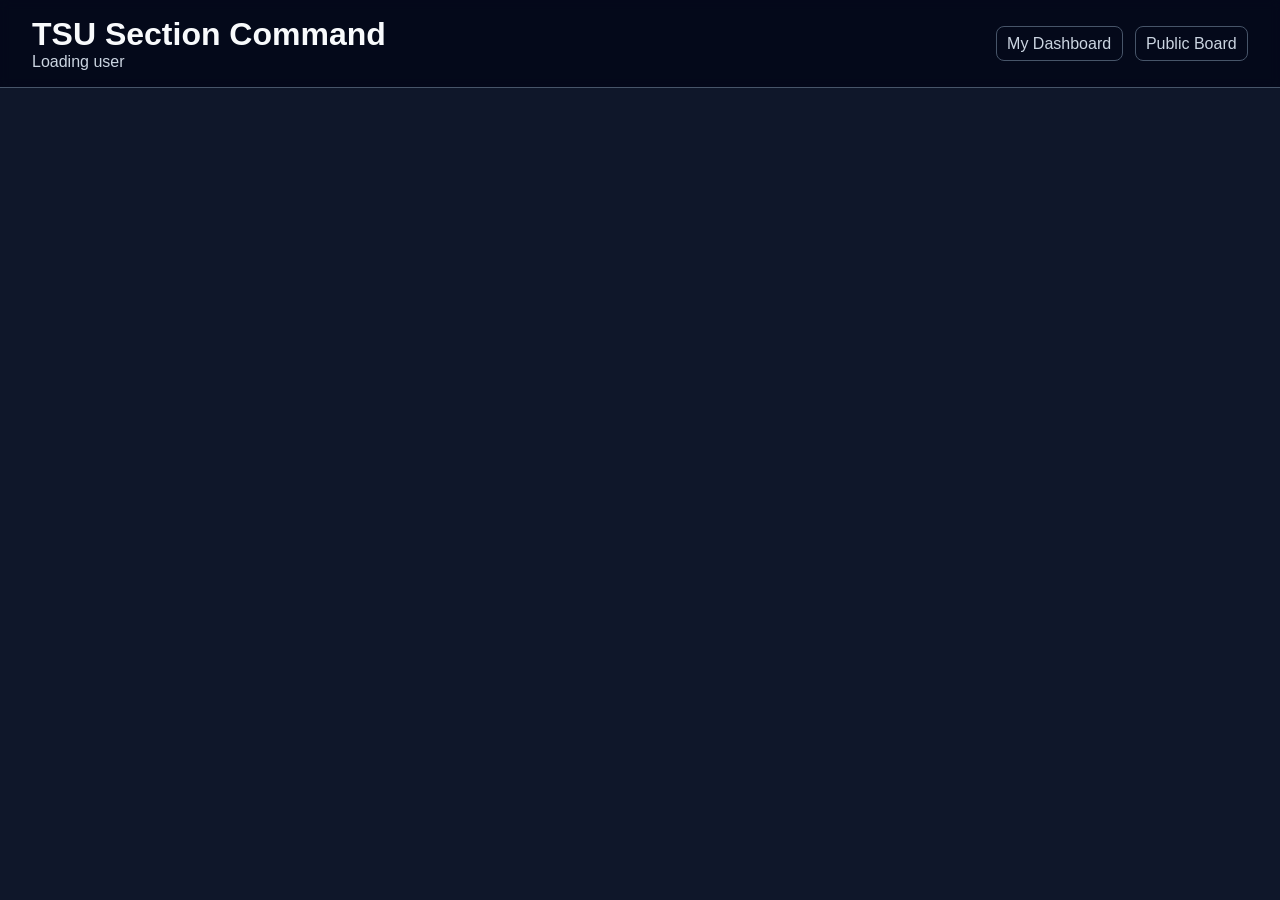
<file: section-command.html>
<!doctype html>
<html lang="en">
<head>
  <meta charset="UTF-8">
  <meta name="viewport" content="width=device-width, initial-scale=1.0">
  <title>TSU Section Command</title>
  <link rel="stylesheet" href="css/base.css">
  <link rel="stylesheet" href="css/layout.css">
  <link rel="stylesheet" href="css/components.css">
  <link rel="stylesheet" href="css/section-command.css">
</head>
<body class="app-body">
  <header class="app-header">
    <div>
      <h1>TSU Section Command</h1>
      <div class="user-meta" data-user-meta>Loading user</div>
    </div>
    <nav class="top-nav">
      <a href="section-dashboard.html">My Dashboard</a>
      <a href="user-admin.html" data-admin-only hidden>User Admin</a>
      <a href="public-board-v2.html">Public Board</a>
    </nav>
  </header>
  <main class="app-main command-grid" data-command-grid></main>
  <script src="js/api.js"></script>
  <script src="js/dates.js"></script>
  <script src="js/ui.js"></script>
  <script src="js/auth.js"></script>
  <script src="js/section-command.js"></script>
</body>
</html>
</file>
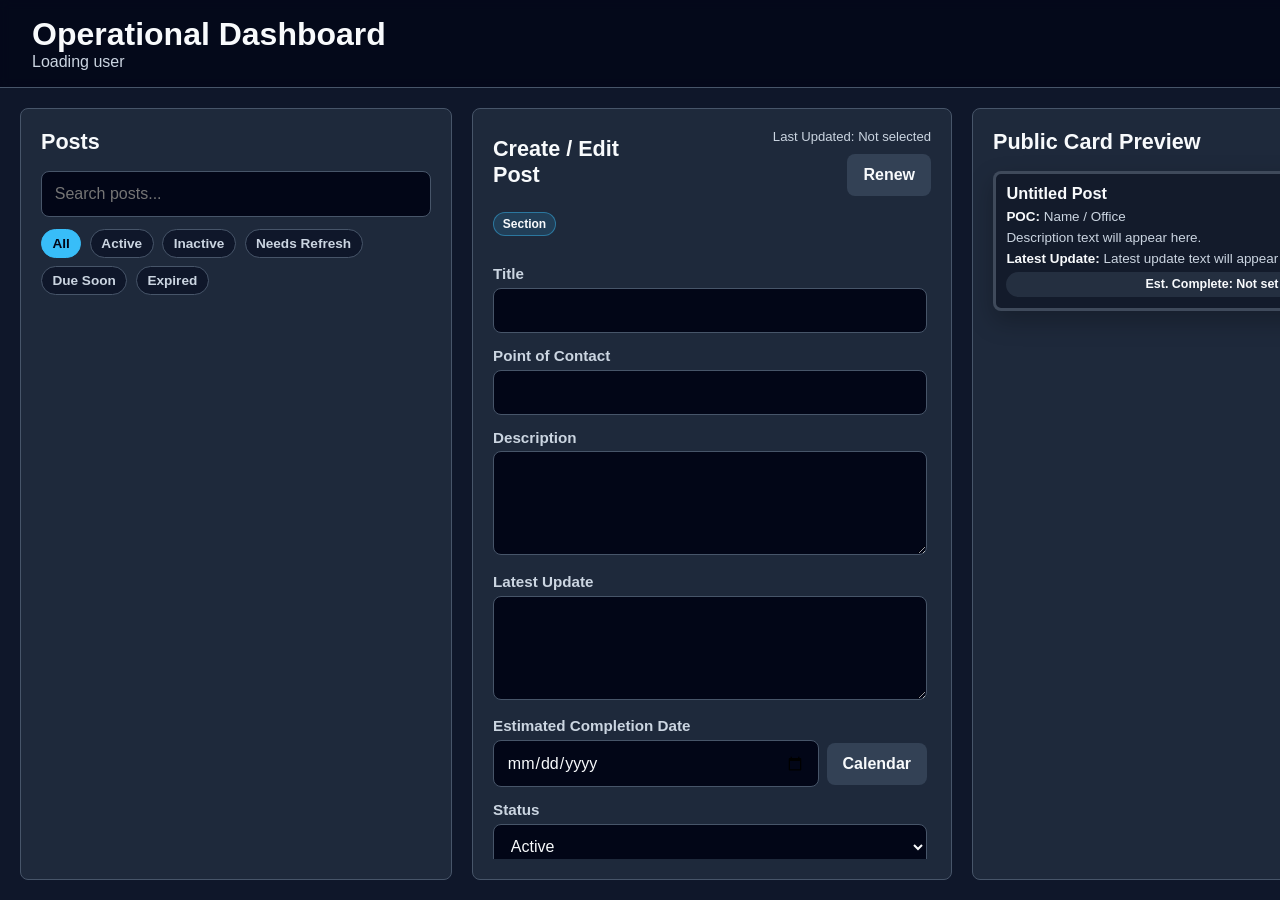
<file: section-dashboard.html>
<!doctype html>
<html lang="en">
<head>
  <meta charset="UTF-8">
  <meta name="viewport" content="width=device-width, initial-scale=1.0">
  <title>TSU Operational Dashboard</title>
  <link rel="stylesheet" href="css/base.css">
  <link rel="stylesheet" href="css/layout.css">
  <link rel="stylesheet" href="css/components.css">
  <link rel="stylesheet" href="css/public-board.css">
  <link rel="stylesheet" href="css/section-dashboard.css">
</head>
<body class="app-body">
  <header class="app-header">
    <div>
      <h1 data-page-title>Operational Dashboard</h1>
      <div class="user-meta" data-user-meta>Loading user</div>
    </div>
    <nav class="top-nav">
      <a href="./assignments-board/index.html" data-section2-tsui-only hidden>TSUI Project Assignments</a>
      <a href="public-board-v2.html" target="_blank" rel="noopener">Public Dashboard</a>
      <a href="section-command.html" data-admin-only data-guest-visible hidden>Section Command</a>
      <a href="user-admin.html" data-admin-only hidden>User Admin</a>
    </nav>
  </header>

  <main class="app-main three-column">
    <aside class="panel">
      <div class="panel-title-row">
        <h2 class="panel-title">Posts</h2>
          <button class="secondary" type="button" data-rump-pull data-guest-hidden hidden>Pull from RUMP</button>
      </div>
      <input class="search" type="search" placeholder="Search posts..." data-search>
      <div class="filters" data-filters>
        <button class="filter active" type="button" data-filter="all">All</button>
        <button class="filter" type="button" data-filter="active">Active</button>
        <button class="filter" type="button" data-filter="inactive">Inactive</button>
        <button class="filter" type="button" data-filter="needs-refresh">Needs Refresh</button>
        <button class="filter" type="button" data-filter="due-soon">Due Soon</button>
        <button class="filter" type="button" data-filter="expired">Expired</button>
      </div>
      <div class="list" data-post-list></div>
    </aside>

    <section class="panel">
      <div class="panel-title-row">
        <h2 class="panel-title" data-editor-title>Create / Edit Post</h2>
        <div class="title-actions">
          <span class="last-updated" data-last-updated>Last Updated: Not selected</span>
          <button class="secondary renew-button" type="button" data-renew-post data-guest-hidden>Renew</button>
        </div>
      </div>
      <span class="section-badge" data-section-badge>Section</span>
      <div class="rump-panel" data-rump-panel data-guest-hidden hidden>
        <label for="rump-select"><strong>RUMP Prefill</strong></label>
        <select id="rump-select" data-rump-select>
          <option value="">Select a RUMP Job</option>
        </select>
      </div>
      <div data-message class="message" hidden></div>
      <form data-post-form>
        <input type="hidden" data-post-id>
        <label for="title">Title</label>
        <input id="title" data-title data-guest-disabled maxlength="150">
        <label for="poc">Point of Contact</label>
        <input id="poc" data-poc data-guest-disabled maxlength="150">
        <label for="description">Description</label>
        <textarea id="description" data-description data-guest-disabled></textarea>
        <div data-latest-update-field>
          <label for="latestUpdate">Latest Update</label>
          <textarea id="latestUpdate" data-latest-update data-guest-disabled></textarea>
        </div>
        <label for="completion">Estimated Completion Date</label>
        <div class="date-picker-row">
          <input id="completion" type="date" data-completion data-guest-disabled>
          <button class="secondary date-picker-button" type="button" data-open-completion-picker data-guest-hidden aria-label="Open estimated completion date picker">Calendar</button>
        </div>
        <label for="status">Status</label>
          <select id="status" data-status data-guest-disabled>
          <option value="true">Active</option>
          <option value="false">Inactive</option>
        </select>
        <div class="button-row" data-guest-hidden>
          <button class="primary" type="submit">Save Post</button>
          <button class="secondary" type="button" data-new-post>Create New Post</button>
          <button class="secondary" type="button" data-clear-form>Clear Form</button>
          <button class="danger" type="button" data-deactivate>Deactivate Post</button>
        </div>
      </form>
    </section>

    <section class="panel">
      <h2 class="panel-title">Public Card Preview</h2>
      <div class="preview-wrap">
        <article class="preview-card" data-preview-card>
          <div class="card-head">
            <h3 class="card-title" data-preview-title>Untitled Post</h3>
            <span class="pill fresh" data-preview-updated>Updated Today</span>
          </div>
          <p class="preview-text"><span class="label">POC:</span> <span data-preview-poc>Name / Office</span></p>
          <p class="preview-text" data-preview-description>Description text will appear here.</p>
          <p class="preview-text" data-preview-latest-row><span class="label">Latest Update:</span> <span data-preview-latest>Latest update text will appear here.</span></p>
          <div class="complete-pill" data-preview-completion>Est. Complete: Not set</div>
        </article>
      </div>
    </section>
  </main>

  <script src="js/api.js"></script>
  <script src="js/dates.js"></script>
  <script src="js/ui.js"></script>
  <script src="js/validation.js"></script>
  <script src="js/auth.js"></script>
  <script src="js/section-dashboard.js"></script>
</body>
</html>
</file>
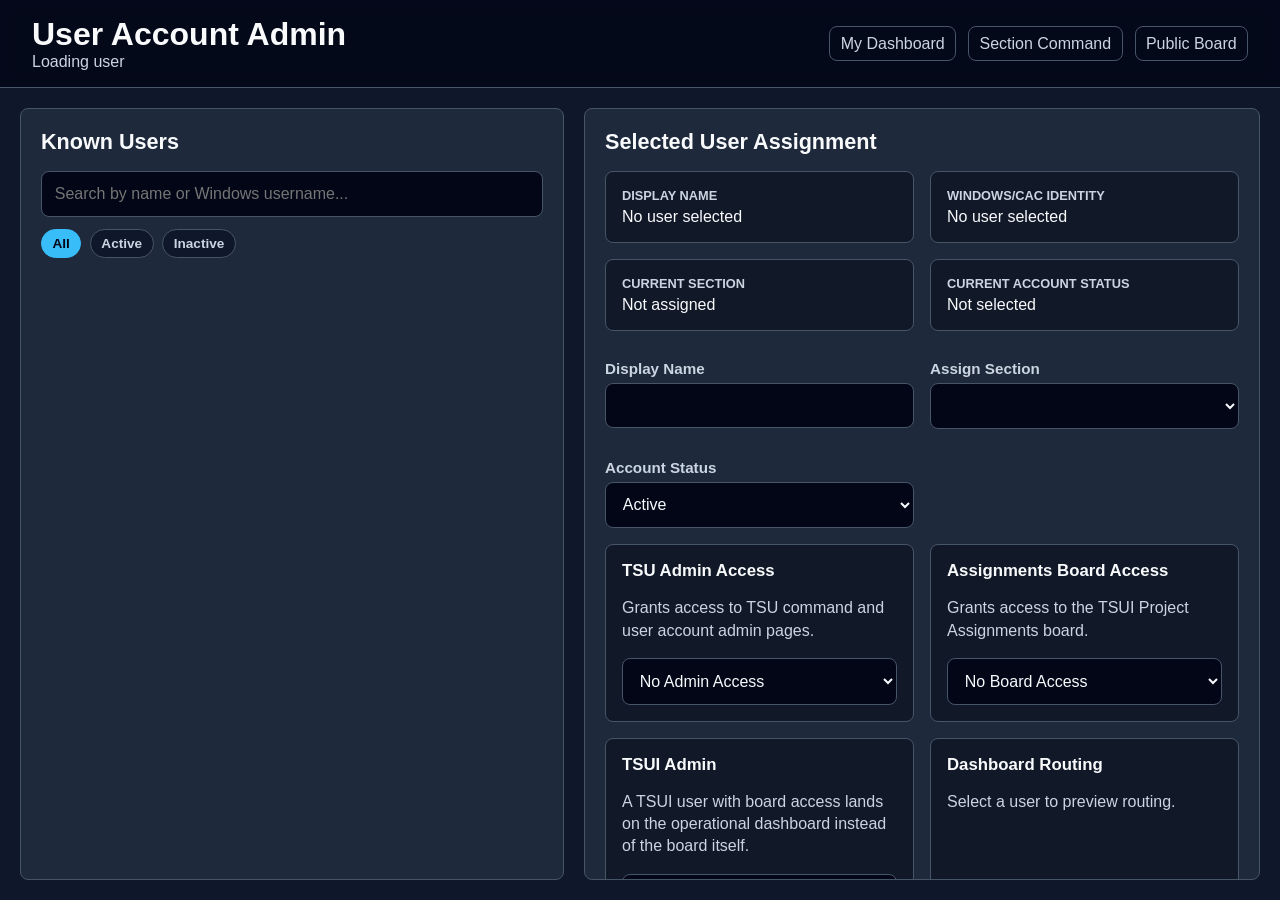
<file: user-admin.html>
<!doctype html>
<html lang="en">
<head>
  <meta charset="UTF-8">
  <meta name="viewport" content="width=device-width, initial-scale=1.0">
  <title>TSU User Account Admin</title>
  <link rel="stylesheet" href="css/base.css">
  <link rel="stylesheet" href="css/layout.css">
  <link rel="stylesheet" href="css/components.css">
  <link rel="stylesheet" href="css/user-admin.css">
</head>
<body class="app-body">
  <header class="app-header">
    <div>
      <h1>User Account Admin</h1>
      <div class="user-meta" data-user-meta>Loading user</div>
    </div>
    <nav class="top-nav">
      <a href="section-dashboard.html">My Dashboard</a>
      <a href="section-command.html">Section Command</a>
      <a href="public-board-v2.html">Public Board</a>
    </nav>
  </header>

  <main class="app-main two-column">
    <aside class="panel">
      <h2 class="panel-title">Known Users</h2>
      <input class="search" type="search" placeholder="Search by name or Windows username..." data-search>
      <div class="filters" data-filters>
        <button class="filter active" type="button" data-filter="all">All</button>
        <button class="filter" type="button" data-filter="active">Active</button>
        <button class="filter" type="button" data-filter="inactive">Inactive</button>
      </div>
      <div class="list" data-user-list></div>
    </aside>

    <section class="panel">
      <h2 class="panel-title">Selected User Assignment</h2>
      <div data-message class="message" hidden></div>
      <div class="details-grid">
        <div class="detail-card"><span class="detail-label">Display Name</span><div class="detail-value" data-detail-name>No user selected</div></div>
        <div class="detail-card"><span class="detail-label">Windows/CAC Identity</span><div class="detail-value" data-detail-identity>No user selected</div></div>
        <div class="detail-card"><span class="detail-label">Current Section</span><div class="detail-value" data-detail-section>Not assigned</div></div>
        <div class="detail-card"><span class="detail-label">Current Account Status</span><div class="detail-value" data-detail-status>Not selected</div></div>
      </div>
      <div class="form-grid">
        <div>
          <label for="display-name">Display Name</label>
          <input
            id="display-name"
            type="text"
            maxlength="150"
            autocomplete="name"
            data-display-name-input>
      </div>
        <div>
          <label for="section">Assign Section</label>
          <select id="section" data-section-select></select>
        </div>
        <div>
          <label for="status">Account Status</label>
          <select id="status" data-status-select>
            <option value="true">Active</option>
            <option value="false">Inactive</option>
          </select>
        </div>
      </div>
      <div class="form-grid" style="margin-top:1rem;">
        <div class="toggle-card">
          <h3 class="toggle-title">TSU Admin Access</h3>
          <p class="toggle-note">Grants access to TSU command and user account admin pages.</p>
          <select data-admin-select>
            <option value="false">No Admin Access</option>
            <option value="true">Admin Access</option>
          </select>
        </div>
        <div class="toggle-card">
          <h3 class="toggle-title">Assignments Board Access</h3>
          <p class="toggle-note">Grants access to the TSUI Project Assignments board.</p>
          <select data-board-select>
            <option value="false">No Board Access</option>
            <option value="true">Board Access</option>
          </select>
        </div>
        <div class="toggle-card">
          <h3 class="toggle-title">TSUI Admin</h3>
          <p class="toggle-note">A TSUI user with board access lands on the operational dashboard instead of the board itself.</p>
          <select data-tsui-admin-select>
            <option value="false">Not a TSUI Admin</option>
            <option value="true">TSUI Admin</option>
          </select>
        </div>
        <div class="toggle-card">
          <h3 class="toggle-title">Dashboard Routing</h3>
          <p class="toggle-note" data-route-preview>Select a user to preview routing.</p>
        </div>
      </div>
      <div class="action-row">
        <button class="primary" type="button" data-save-user>Save User Assignment</button>
        <button class="success" type="button" data-activate-user>Activate Account</button>
        <button class="danger" type="button" data-deactivate-user>Deactivate Account</button>
        <button class="secondary" type="button" data-delete-user>Delete Pending User</button>
      </div>
      <div class="notice">
        <strong>Access rule:</strong> CAC authentication confirms the user identity. This page controls application authorization. TSU section assignment alone does not grant admin rights.
      </div>
    </section>
  </main>

  <script src="js/api.js"></script>
  <script src="js/dates.js"></script>
  <script src="js/ui.js"></script>
  <script src="js/auth.js"></script>
  <script src="js/user-admin.js"></script>
</body>
</html>
</file>
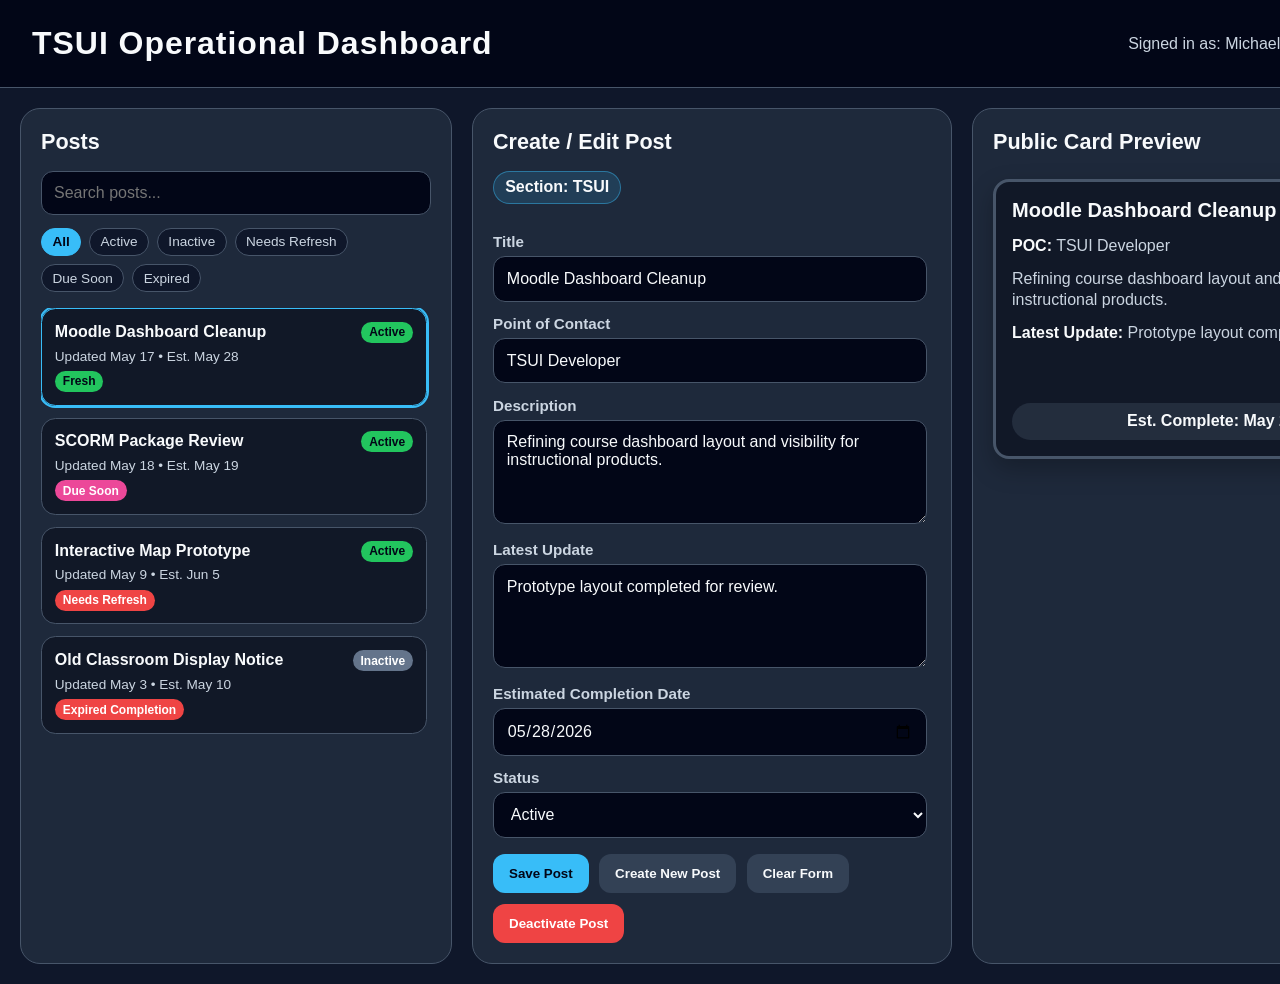
<file: source_docs/crud_dashboard_three_column_prototype.html>
<!doctype html>
<html lang="en">
<head>
  <meta charset="UTF-8" />
  <meta name="viewport" content="width=device-width, initial-scale=1.0" />
  <title>TSUI Operational Dashboard Prototype</title>
  <style>
    :root {
      --bg: #0f172a;
      --panel: #1e293b;
      --card: #111827;
      --field: #020617;
      --text: #f8fafc;
      --muted: #cbd5e1;
      --line: #475569;
      --fresh: #22c55e;
      --stale: #f59e0b;
      --expired: #ef4444;
      --soon: #ec4899;
      --blue: #38bdf8;
    }

    * { box-sizing: border-box; }

    body {
      margin: 0;
      min-height: 100vh;
      background: var(--bg);
      color: var(--text);
      font-family: Arial, Helvetica, sans-serif;
      display: grid;
      grid-template-rows: 5.5rem 1fr;
      overflow: hidden;
    }

    header {
      background: #020617;
      border-bottom: 1px solid var(--line);
      padding: 0 2rem;
      display: flex;
      align-items: center;
      justify-content: space-between;
    }

    h1 {
      margin: 0;
      font-size: 2rem;
      letter-spacing: .03em;
    }

    .user-meta {
      color: var(--muted);
      font-size: 1rem;
    }

    main {
      min-height: 0;
      padding: 1.25rem;
      display: grid;
      grid-template-columns: 27rem minmax(30rem, 1fr) 30rem;
      gap: 1.25rem;
    }

    .panel {
      min-height: 0;
      background: var(--panel);
      border: 1px solid var(--line);
      border-radius: 1.25rem;
      padding: 1.25rem;
      overflow: hidden;
      display: flex;
      flex-direction: column;
    }

    .panel-title {
      margin: 0 0 1rem;
      font-size: 1.35rem;
    }

    .section-badge {
      display: inline-block;
      width: fit-content;
      margin-bottom: 1rem;
      padding: .4rem .7rem;
      border-radius: 999px;
      background: rgba(56,189,248,.15);
      border: 1px solid rgba(56,189,248,.45);
      color: var(--text);
      font-weight: bold;
    }

    .search {
      width: 100%;
      padding: .75rem;
      border-radius: .75rem;
      border: 1px solid var(--line);
      background: var(--field);
      color: var(--text);
      font-size: 1rem;
      margin-bottom: .8rem;
    }

    .filters {
      display: flex;
      flex-wrap: wrap;
      gap: .5rem;
      margin-bottom: 1rem;
    }

    .filter {
      border: 1px solid var(--line);
      border-radius: 999px;
      background: #0f172a;
      color: var(--muted);
      padding: .35rem .65rem;
      font-size: .85rem;
    }

    .filter.active {
      background: var(--blue);
      color: #020617;
      border-color: var(--blue);
      font-weight: bold;
    }

    .post-list {
      overflow: auto;
      padding-right: .25rem;
      display: flex;
      flex-direction: column;
      gap: .75rem;
    }

    .post-row {
      border: 1px solid var(--line);
      border-radius: .9rem;
      padding: .8rem;
      background: #111827;
      cursor: pointer;
    }

    .post-row.selected {
      outline: 2px solid var(--blue);
      border-color: var(--blue);
    }

    .row-top {
      display: flex;
      justify-content: space-between;
      gap: .75rem;
      align-items: flex-start;
    }

    .row-title {
      margin: 0;
      font-size: 1rem;
      line-height: 1.2;
    }

    .row-dates {
      margin: .35rem 0 .45rem;
      color: var(--muted);
      font-size: .85rem;
    }

    .badge-row {
      display: flex;
      flex-wrap: wrap;
      gap: .4rem;
    }

    .badge {
      border-radius: 999px;
      padding: .22rem .5rem;
      font-size: .75rem;
      font-weight: bold;
    }

    .active-badge { background: var(--fresh); color: #020617; }
    .inactive-badge { background: #64748b; color: #fff; }
    .warn-badge { background: var(--stale); color: #020617; }
    .danger-badge { background: var(--expired); color: #fff; }
    .soon-badge { background: var(--soon); color: #fff; }

    form {
      overflow: auto;
      padding-right: .25rem;
    }

    label {
      display: block;
      margin: .85rem 0 .35rem;
      color: var(--muted);
      font-weight: bold;
      font-size: .95rem;
    }

    input, textarea, select {
      width: 100%;
      border-radius: .75rem;
      border: 1px solid var(--line);
      background: var(--field);
      color: var(--text);
      padding: .8rem;
      font-size: 1rem;
      font-family: inherit;
    }

    textarea {
      resize: vertical;
      min-height: 6.5rem;
    }

    .button-row {
      margin-top: 1rem;
      display: flex;
      flex-wrap: wrap;
      gap: .65rem;
    }

    button {
      border: none;
      border-radius: .75rem;
      padding: .75rem 1rem;
      font-weight: bold;
      cursor: pointer;
    }

    .primary { background: var(--blue); color: #020617; }
    .secondary { background: #334155; color: var(--text); }
    .danger { background: var(--expired); color: #fff; }

    .preview-wrap {
      display: flex;
      align-items: flex-start;
      justify-content: center;
      padding-top: .5rem;
    }

    .preview-card {
      width: 100%;
      min-height: 280px;
      background: var(--card);
      border: 3px solid var(--line);
      border-radius: 1rem;
      padding: 1rem;
      display: flex;
      flex-direction: column;
      gap: .75rem;
      box-shadow: 0 10px 24px rgba(0,0,0,.25);
    }

    .preview-card.due-soon {
      border-color: var(--soon);
    }

    .card-head {
      display: flex;
      justify-content: space-between;
      gap: 1rem;
      align-items: flex-start;
    }

    .card-title {
      margin: 0;
      font-size: 1.25rem;
      line-height: 1.2;
    }

    .pill {
      border-radius: 999px;
      padding: .35rem .65rem;
      font-size: .85rem;
      font-weight: bold;
      color: #020617;
      white-space: nowrap;
      background: var(--fresh);
    }

    .preview-text {
      margin: 0;
      color: var(--muted);
      font-size: 1rem;
      line-height: 1.3;
    }

    .label {
      color: var(--text);
      font-weight: bold;
    }

    .complete-pill {
      margin-top: auto;
      width: 100%;
      display: block;
      padding: .6rem .75rem;
      border-radius: 999px;
      text-align: center;
      font-weight: bold;
      background: rgba(71,85,105,.35);
      color: var(--text);
    }

    .complete-pill.due-soon-date {
      background: var(--soon);
      color: #fff;
    }
  </style>
</head>
<body>
  <header>
    <h1>TSUI Operational Dashboard</h1>
    <div class="user-meta">Signed in as: Michael Taylor • Section: TSUI</div>
  </header>

  <main>
    <aside class="panel">
      <h2 class="panel-title">Posts</h2>
      <input class="search" type="text" placeholder="Search posts..." />
      <div class="filters">
        <span class="filter active">All</span>
        <span class="filter">Active</span>
        <span class="filter">Inactive</span>
        <span class="filter">Needs Refresh</span>
        <span class="filter">Due Soon</span>
        <span class="filter">Expired</span>
      </div>

      <div class="post-list">
        <div class="post-row selected">
          <div class="row-top">
            <h3 class="row-title">Moodle Dashboard Cleanup</h3>
            <span class="badge active-badge">Active</span>
          </div>
          <p class="row-dates">Updated May 17 • Est. May 28</p>
          <div class="badge-row"><span class="badge active-badge">Fresh</span></div>
        </div>

        <div class="post-row">
          <div class="row-top">
            <h3 class="row-title">SCORM Package Review</h3>
            <span class="badge active-badge">Active</span>
          </div>
          <p class="row-dates">Updated May 18 • Est. May 19</p>
          <div class="badge-row"><span class="badge soon-badge">Due Soon</span></div>
        </div>

        <div class="post-row">
          <div class="row-top">
            <h3 class="row-title">Interactive Map Prototype</h3>
            <span class="badge active-badge">Active</span>
          </div>
          <p class="row-dates">Updated May 9 • Est. Jun 5</p>
          <div class="badge-row"><span class="badge danger-badge">Needs Refresh</span></div>
        </div>

        <div class="post-row">
          <div class="row-top">
            <h3 class="row-title">Old Classroom Display Notice</h3>
            <span class="badge inactive-badge">Inactive</span>
          </div>
          <p class="row-dates">Updated May 3 • Est. May 10</p>
          <div class="badge-row"><span class="badge danger-badge">Expired Completion</span></div>
        </div>
      </div>
    </aside>

    <section class="panel">
      <h2 class="panel-title">Create / Edit Post</h2>
      <span class="section-badge">Section: TSUI</span>

      <form>
        <label for="title">Title</label>
        <input id="title" value="Moodle Dashboard Cleanup" />

        <label for="poc">Point of Contact</label>
        <input id="poc" value="TSUI Developer" />

        <label for="description">Description</label>
        <textarea id="description">Refining course dashboard layout and visibility for instructional products.</textarea>

        <label for="latestUpdate">Latest Update</label>
        <textarea id="latestUpdate">Prototype layout completed for review.</textarea>

        <label for="completion">Estimated Completion Date</label>
        <input id="completion" type="date" value="2026-05-28" />

        <label for="status">Status</label>
        <select id="status">
          <option selected>Active</option>
          <option>Inactive</option>
        </select>

        <div class="button-row">
          <button class="primary" type="button">Save Post</button>
          <button class="secondary" type="button">Create New Post</button>
          <button class="secondary" type="button">Clear Form</button>
          <button class="danger" type="button">Deactivate Post</button>
        </div>
      </form>
    </section>

    <section class="panel">
      <h2 class="panel-title">Public Card Preview</h2>
      <div class="preview-wrap">
        <article id="previewCard" class="preview-card">
          <div class="card-head">
            <h3 id="previewTitle" class="card-title">Moodle Dashboard Cleanup</h3>
            <span class="pill">Updated Today</span>
          </div>
          <p class="preview-text"><span class="label">POC:</span> <span id="previewPoc">TSUI Developer</span></p>
          <p id="previewDesc" class="preview-text">Refining course dashboard layout and visibility for instructional products.</p>
          <p class="preview-text"><span class="label">Latest Update:</span> <span id="previewUpdate">Prototype layout completed for review.</span></p>
          <div id="previewCompletion" class="complete-pill">Est. Complete: May 28</div>
        </article>
      </div>
    </section>
  </main>

  <script>
    const fields = {
      title: document.getElementById("title"),
      poc: document.getElementById("poc"),
      description: document.getElementById("description"),
      latestUpdate: document.getElementById("latestUpdate"),
      completion: document.getElementById("completion")
    };

    const preview = {
      card: document.getElementById("previewCard"),
      title: document.getElementById("previewTitle"),
      poc: document.getElementById("previewPoc"),
      desc: document.getElementById("previewDesc"),
      update: document.getElementById("previewUpdate"),
      completion: document.getElementById("previewCompletion")
    };

    function formatDate(value) {
      if (!value) return "Not set";
      const date = new Date(value + "T00:00:00");
      return date.toLocaleDateString("en-US", { month: "short", day: "numeric" });
    }

    function isDueSoon(value) {
      if (!value) return false;
      const today = new Date();
      today.setHours(0,0,0,0);

      const due = new Date(value + "T00:00:00");
      const diffDays = Math.round((due - today) / (1000 * 60 * 60 * 24));
      return diffDays >= 0 && diffDays <= 1;
    }

    function updatePreview() {
      preview.title.textContent = fields.title.value || "Untitled Post";
      preview.poc.textContent = fields.poc.value || "Name / Office";
      preview.desc.textContent = fields.description.value || "Description text will appear here.";
      preview.update.textContent = fields.latestUpdate.value || "Latest update text will appear here.";
      preview.completion.textContent = "Est. Complete: " + formatDate(fields.completion.value);

      const dueSoon = isDueSoon(fields.completion.value);
      preview.card.classList.toggle("due-soon", dueSoon);
      preview.completion.classList.toggle("due-soon-date", dueSoon);
    }

    Object.values(fields).forEach(field => field.addEventListener("input", updatePreview));
    updatePreview();
  </script>
</body>
</html>
</file>
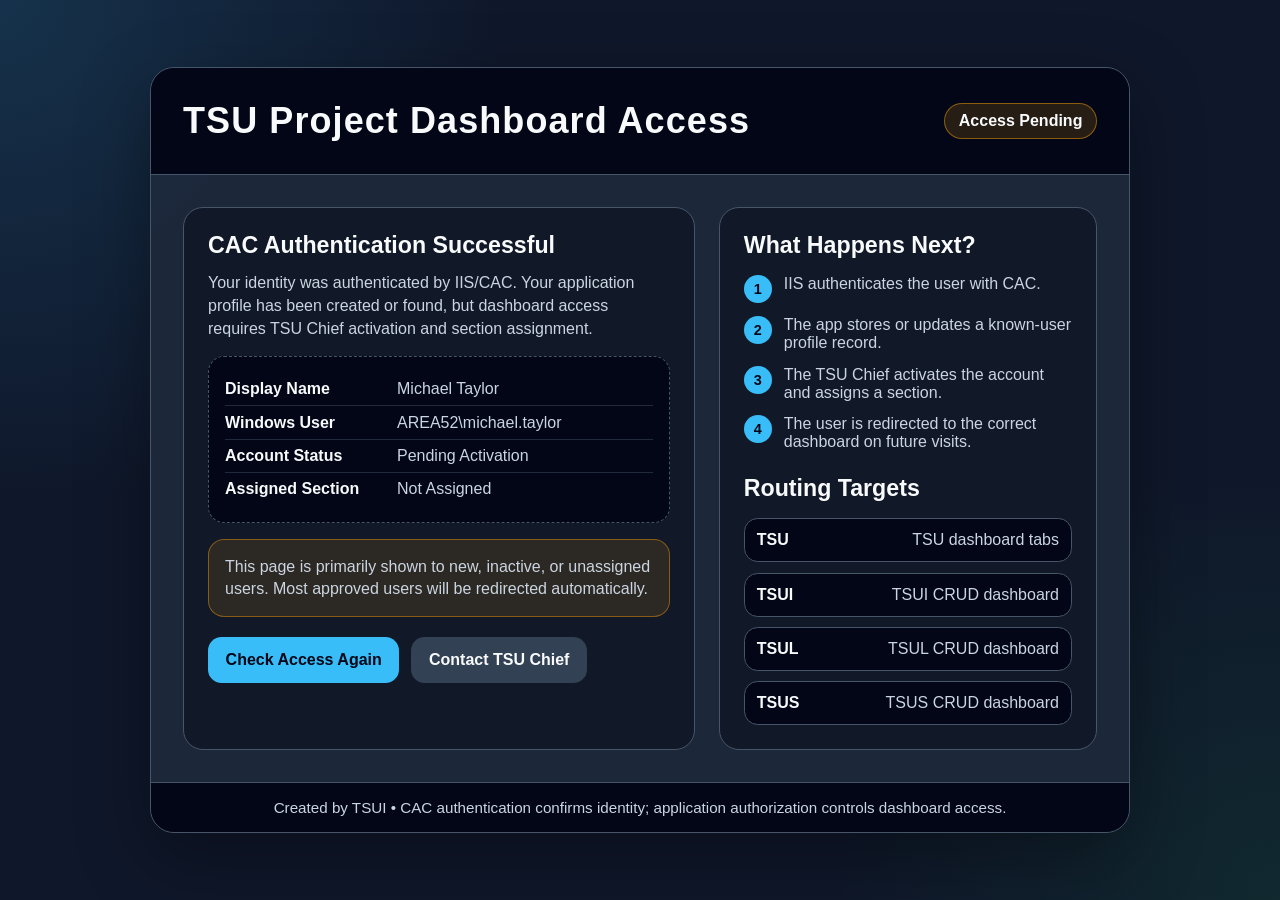
<file: source_docs/login_landing_access_pending_prototype.html>
<!doctype html>
<html lang="en">
<head>
  <meta charset="UTF-8" />
  <meta name="viewport" content="width=device-width, initial-scale=1.0" />
  <title>TSU Project Dashboard Access</title>
  <style>
    :root {
      --bg:#0f172a; --panel:#1e293b; --card:#111827; --field:#020617;
      --text:#f8fafc; --muted:#cbd5e1; --line:#475569;
      --blue:#38bdf8; --fresh:#22c55e; --warn:#f59e0b; --danger:#ef4444;
    }

    * { box-sizing:border-box; }

    body {
      margin:0;
      min-height:100vh;
      background:
        radial-gradient(circle at top left, rgba(56,189,248,.16), transparent 32rem),
        radial-gradient(circle at bottom right, rgba(34,197,94,.10), transparent 28rem),
        var(--bg);
      color:var(--text);
      font-family:Arial, Helvetica, sans-serif;
      display:grid;
      place-items:center;
      padding:2rem;
    }

    .shell {
      width:min(980px, 100%);
      background:rgba(30,41,59,.92);
      border:1px solid var(--line);
      border-radius:1.5rem;
      box-shadow:0 24px 70px rgba(0,0,0,.35);
      overflow:hidden;
    }

    header {
      padding:2rem;
      background:#020617;
      border-bottom:1px solid var(--line);
      display:flex;
      justify-content:space-between;
      gap:1rem;
      align-items:center;
    }

    h1 {
      margin:0;
      font-size:2.25rem;
      letter-spacing:.03em;
    }

    .status-pill {
      border-radius:999px;
      padding:.5rem .85rem;
      background:rgba(245,158,11,.15);
      border:1px solid rgba(245,158,11,.5);
      color:var(--text);
      font-weight:bold;
      white-space:nowrap;
    }

    main {
      padding:2rem;
      display:grid;
      grid-template-columns:1.15fr .85fr;
      gap:1.5rem;
    }

    .card {
      background:var(--card);
      border:1px solid var(--line);
      border-radius:1.25rem;
      padding:1.5rem;
    }

    .card h2 {
      margin:0 0 .75rem;
      font-size:1.45rem;
    }

    .card p {
      margin:.6rem 0;
      color:var(--muted);
      line-height:1.45;
      font-size:1rem;
    }

    .identity-box {
      margin-top:1rem;
      background:var(--field);
      border:1px dashed var(--line);
      border-radius:1rem;
      padding:1rem;
    }

    .identity-row {
      display:grid;
      grid-template-columns:10rem 1fr;
      gap:.75rem;
      padding:.45rem 0;
      border-bottom:1px solid rgba(71,85,105,.45);
      color:var(--muted);
    }

    .identity-row:last-child { border-bottom:none; }

    .label {
      color:var(--text);
      font-weight:bold;
    }

    .steps {
      display:grid;
      gap:.85rem;
      margin-top:1rem;
    }

    .step {
      display:flex;
      gap:.75rem;
      align-items:flex-start;
      color:var(--muted);
    }

    .step-num {
      flex:0 0 auto;
      width:1.75rem;
      height:1.75rem;
      border-radius:999px;
      background:var(--blue);
      color:#020617;
      font-weight:bold;
      display:grid;
      place-items:center;
      font-size:.9rem;
    }

    .button-row {
      margin-top:1.25rem;
      display:flex;
      gap:.75rem;
      flex-wrap:wrap;
    }

    button {
      border:none;
      border-radius:.85rem;
      padding:.85rem 1.1rem;
      font-weight:bold;
      cursor:pointer;
      font-size:1rem;
    }

    .primary { background:var(--blue); color:#020617; }
    .secondary { background:#334155; color:var(--text); }

    .notice {
      margin-top:1rem;
      border-radius:1rem;
      padding:1rem;
      background:rgba(245,158,11,.12);
      border:1px solid rgba(245,158,11,.45);
      color:var(--muted);
      line-height:1.4;
    }

    .route-list {
      display:grid;
      gap:.65rem;
      margin-top:1rem;
    }

    .route {
      display:flex;
      justify-content:space-between;
      gap:1rem;
      background:#020617;
      border:1px solid var(--line);
      border-radius:.85rem;
      padding:.75rem;
      color:var(--muted);
    }

    .route strong { color:var(--text); }

    footer {
      padding:1rem 2rem;
      border-top:1px solid var(--line);
      color:var(--muted);
      background:#020617;
      font-size:.95rem;
      text-align:center;
    }
  </style>
</head>
<body>
  <section class="shell">
    <header>
      <h1>TSU Project Dashboard Access</h1>
      <div class="status-pill">Access Pending</div>
    </header>

    <main>
      <section class="card">
        <h2>CAC Authentication Successful</h2>
        <p>
          Your identity was authenticated by IIS/CAC. Your application profile has been created or found,
          but dashboard access requires TSU Chief activation and section assignment.
        </p>

        <div class="identity-box">
          <div class="identity-row"><span class="label">Display Name</span><span>Michael Taylor</span></div>
          <div class="identity-row"><span class="label">Windows User</span><span>AREA52\michael.taylor</span></div>
          <div class="identity-row"><span class="label">Account Status</span><span>Pending Activation</span></div>
          <div class="identity-row"><span class="label">Assigned Section</span><span>Not Assigned</span></div>
        </div>

        <div class="notice">
          This page is primarily shown to new, inactive, or unassigned users. Most approved users will be redirected automatically.
        </div>

        <div class="button-row">
          <button class="primary">Check Access Again</button>
          <button class="secondary">Contact TSU Chief</button>
        </div>
      </section>

      <aside class="card">
        <h2>What Happens Next?</h2>
        <div class="steps">
          <div class="step"><span class="step-num">1</span><span>IIS authenticates the user with CAC.</span></div>
          <div class="step"><span class="step-num">2</span><span>The app stores or updates a known-user profile record.</span></div>
          <div class="step"><span class="step-num">3</span><span>The TSU Chief activates the account and assigns a section.</span></div>
          <div class="step"><span class="step-num">4</span><span>The user is redirected to the correct dashboard on future visits.</span></div>
        </div>

        <h2 style="margin-top:1.5rem;">Routing Targets</h2>
        <div class="route-list">
          <div class="route"><strong>TSU</strong><span>TSU dashboard tabs</span></div>
          <div class="route"><strong>TSUI</strong><span>TSUI CRUD dashboard</span></div>
          <div class="route"><strong>TSUL</strong><span>TSUL CRUD dashboard</span></div>
          <div class="route"><strong>TSUS</strong><span>TSUS CRUD dashboard</span></div>
        </div>
      </aside>
    </main>

    <footer>
      Created by TSUI • CAC authentication confirms identity; application authorization controls dashboard access.
    </footer>
  </section>
</body>
</html>
</file>
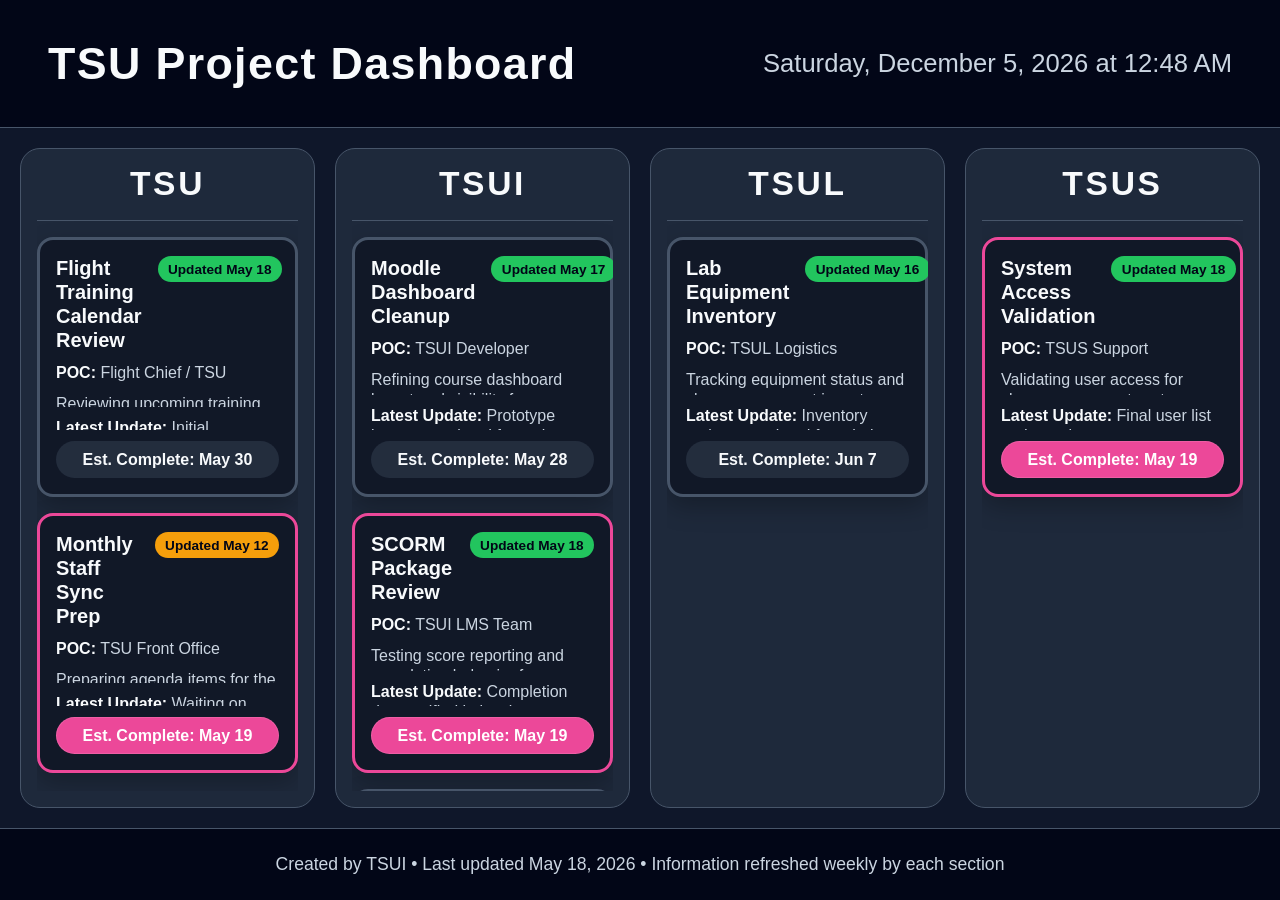
<file: source_docs/main-dashboard_prototype.html>
<!doctype html>
<html lang="en">
  <head>
    <meta charset="UTF-8" />
    <meta name="viewport" content="width=device-width, initial-scale=1.0" />
    <title>TSU Project Dashboard Prototype</title>
    <style>
      :root {
        --bg: #0f172a;
        --panel: #1e293b;
        --card: #111827;
        --text: #f8fafc;
        --muted: #cbd5e1;
        --line: #475569;
        --fresh: #22c55e;
        --stale: #f59e0b;
        --expired: #ef4444;
        --soon: #ec4899;
      }
      * {
        box-sizing: border-box;
      }
      body {
        margin: 0;
        height: 100vh;
        background: var(--bg);
        color: var(--text);
        font-family: Arial, Helvetica, sans-serif;
        display: grid;
        grid-template-rows: 8rem 1fr 4.5rem;
        overflow: hidden;
      }
      header,
      footer {
        display: flex;
        align-items: center;
        justify-content: space-between;
        padding: 0 3rem;
        background: #020617;
        border-bottom: 1px solid var(--line);
      }
      header h1 {
        margin: 0;
        font-size: 2.8rem;
        letter-spacing: 0.03em;
      }
      #clock {
        font-size: 1.6rem;
        color: var(--muted);
        white-space: nowrap;
      }
      main {
        display: grid;
        grid-template-columns: repeat(4, 1fr);
        gap: 1.25rem;
        padding: 1.25rem;
        min-height: 0;
      }
      .section-column {
        background: var(--panel);
        border: 1px solid var(--line);
        border-radius: 1.25rem;
        padding: 1rem;
        display: grid;
        grid-template-rows: 3.5rem 1fr;
        min-height: 0;
        overflow: hidden;
      }
      .section-title {
        margin: 0;
        text-align: center;
        font-size: 2.1rem;
        letter-spacing: 0.08em;
        border-bottom: 1px solid var(--line);
        padding-bottom: 0.75rem;
      }
      .card-window {
        overflow: hidden;
        min-height: 0;
        position: relative;
        padding-top: 1rem;
      }
      .card-stack {
        display: flex;
        flex-direction: column;
        gap: 1rem;
      }
      .scrolling {
        animation: scrollCards 24s linear infinite;
      }
      .card-window:hover .scrolling {
        animation-play-state: paused;
      }
      @keyframes scrollCards {
        from {
          transform: translateY(0);
        }
        to {
          transform: translateY(-50%);
        }
      }
      .info-card {
        height: 260px;
        background: var(--card);
        border: 3px solid var(--line);
        border-radius: 1rem;
        padding: 1rem;
        display: flex;
        flex-direction: column;
        gap: 0.7rem;
        box-shadow: 0 10px 24px rgba(0, 0, 0, 0.25);
      }
      .due-soon {
        border-color: var(--soon);
      }
      .card-head {
        display: flex;
        justify-content: space-between;
        gap: 1rem;
        align-items: flex-start;
      }
      .card-title {
        margin: 0;
        font-size: 1.25rem;
        line-height: 1.2;
      }
      .pill {
        border-radius: 999px;
        padding: 0.35rem 0.65rem;
        font-size: 0.85rem;
        font-weight: bold;
        color: #020617;
        white-space: nowrap;
      }
      .fresh {
        background: var(--fresh);
      }
      .stale {
        background: var(--stale);
      }
      .expired {
        background: var(--expired);
        color: #fff;
      }
      .poc,
      .desc,
      .update,
      .complete {
        margin: 0;
        color: var(--muted);
        font-size: 1rem;
        line-height: 1.25;
      }
      .label {
        color: var(--text);
        font-weight: bold;
      }
      .desc,
      .update {
        display: -webkit-box;
        -webkit-line-clamp: 2;
        -webkit-box-orient: vertical;
        overflow: hidden;
      }
      .complete {
        margin-top: auto;
        color: var(--text);
      }

      .complete-pill {
        margin-top: auto;
        width: 100%;
        display: block;
        padding: 0.55rem 0.75rem;
        border-radius: 999px;
        text-align: center;
        font-weight: bold;
        font-size: 1rem;
        line-height: 1.2;
        background: rgba(71, 85, 105, 0.35);
        color: var(--text);
      }

      .complete-pill.due-soon-date {
        background: var(--soon);
        color: #fff;
        box-shadow: 0 0 0 1px rgba(255, 255, 255, 0.12) inset;
      }
      footer {
        justify-content: center;
        border-top: 1px solid var(--line);
        border-bottom: none;
        color: var(--muted);
        font-size: 1.1rem;
        text-align: center;
      }
    </style>
  </head>
  <body>
    <header>
      <h1>TSU Project Dashboard</h1>
      <div id="clock">Loading time...</div>
    </header>
    <main>
      <section class="section-column">
        <h2 class="section-title">TSU</h2>
        <div class="card-window">
          <div class="card-stack">
            <article class="info-card">
              <div class="card-head">
                <h3 class="card-title">Flight Training Calendar Review</h3>
                <span class="pill fresh">Updated May 18</span>
              </div>
              <p class="poc">
                <span class="label">POC:</span> Flight Chief / TSU
              </p>
              <p class="desc">
                Reviewing upcoming training support requirements and recurring
                coordination events.
              </p>
              <p class="update">
                <span class="label">Latest Update:</span> Initial coordination
                list sent to section leads.
              </p>
              <div class="complete-pill">Est. Complete: May 30</div>
            </article>
            <article class="info-card due-soon">
              <div class="card-head">
                <h3 class="card-title">Monthly Staff Sync Prep</h3>
                <span class="pill stale">Updated May 12</span>
              </div>
              <p class="poc">
                <span class="label">POC:</span> TSU Front Office
              </p>
              <p class="desc">
                Preparing agenda items for the monthly flight-level sync.
              </p>
              <p class="update">
                <span class="label">Latest Update:</span> Waiting on final
                inputs from all sections.
              </p>
              <div class="complete-pill due-soon-date">
                Est. Complete: May 19
              </div>
            </article>
          </div>
        </div>
      </section>
      <section class="section-column">
        <h2 class="section-title">TSUI</h2>
        <div class="card-window">
          <div class="card-stack scrolling">
            <article class="info-card">
              <div class="card-head">
                <h3 class="card-title">Moodle Dashboard Cleanup</h3>
                <span class="pill fresh">Updated May 17</span>
              </div>
              <p class="poc"><span class="label">POC:</span> TSUI Developer</p>
              <p class="desc">
                Refining course dashboard layout and visibility for
                instructional products.
              </p>
              <p class="update">
                <span class="label">Latest Update:</span> Prototype layout
                completed for review.
              </p>
              <div class="complete-pill">Est. Complete: May 28</div>
            </article>
            <article class="info-card due-soon">
              <div class="card-head">
                <h3 class="card-title">SCORM Package Review</h3>
                <span class="pill fresh">Updated May 18</span>
              </div>
              <p class="poc"><span class="label">POC:</span> TSUI LMS Team</p>
              <p class="desc">
                Testing score reporting and completion behavior for upcoming
                courseware.
              </p>
              <p class="update">
                <span class="label">Latest Update:</span> Completion data
                verified in local test harness.
              </p>
              <div class="complete-pill due-soon-date">
                Est. Complete: May 19
              </div>
            </article>
            <article class="info-card">
              <div class="card-head">
                <h3 class="card-title">Interactive Map Prototype</h3>
                <span class="pill expired">Updated May 9</span>
              </div>
              <p class="poc"><span class="label">POC:</span> TSUI Design</p>
              <p class="desc">
                Building static map display concepts for classroom smartboard
                use.
              </p>
              <p class="update">
                <span class="label">Latest Update:</span> Large-format image
                export tested successfully.
              </p>
              <div class="complete-pill">Est. Complete: Jun 5</div>
            </article>
            <article class="info-card">
              <div class="card-head">
                <h3 class="card-title">AFNET Developer Guide</h3>
                <span class="pill stale">Updated May 12</span>
              </div>
              <p class="poc"><span class="label">POC:</span> TSUI Dev Team</p>
              <p class="desc">
                Documenting local web app structure, MSSQL usage, and endpoint
                patterns.
              </p>
              <p class="update">
                <span class="label">Latest Update:</span> Draft examples added
                for future project folders.
              </p>
              <div class="complete-pill">Est. Complete: Jun 1</div>
            </article>
            <article class="info-card">
              <div class="card-head">
                <h3 class="card-title">Moodle Dashboard Cleanup</h3>
                <span class="pill fresh">Updated May 17</span>
              </div>
              <p class="poc"><span class="label">POC:</span> TSUI Developer</p>
              <p class="desc">
                Refining course dashboard layout and visibility for
                instructional products.
              </p>
              <p class="update">
                <span class="label">Latest Update:</span> Prototype layout
                completed for review.
              </p>
              <div class="complete-pill">Est. Complete: May 28</div>
            </article>
            <article class="info-card due-soon">
              <div class="card-head">
                <h3 class="card-title">SCORM Package Review</h3>
                <span class="pill fresh">Updated May 18</span>
              </div>
              <p class="poc"><span class="label">POC:</span> TSUI LMS Team</p>
              <p class="desc">
                Testing score reporting and completion behavior for upcoming
                courseware.
              </p>
              <p class="update">
                <span class="label">Latest Update:</span> Completion data
                verified in local test harness.
              </p>
              <div class="complete-pill due-soon-date">
                Est. Complete: May 19
              </div>
            </article>
            <article class="info-card">
              <div class="card-head">
                <h3 class="card-title">Interactive Map Prototype</h3>
                <span class="pill expired">Updated May 9</span>
              </div>
              <p class="poc"><span class="label">POC:</span> TSUI Design</p>
              <p class="desc">
                Building static map display concepts for classroom smartboard
                use.
              </p>
              <p class="update">
                <span class="label">Latest Update:</span> Large-format image
                export tested successfully.
              </p>
              <div class="complete-pill">Est. Complete: Jun 5</div>
            </article>
            <article class="info-card">
              <div class="card-head">
                <h3 class="card-title">AFNET Developer Guide</h3>
                <span class="pill stale">Updated May 12</span>
              </div>
              <p class="poc"><span class="label">POC:</span> TSUI Dev Team</p>
              <p class="desc">
                Documenting local web app structure, MSSQL usage, and endpoint
                patterns.
              </p>
              <p class="update">
                <span class="label">Latest Update:</span> Draft examples added
                for future project folders.
              </p>
              <div class="complete-pill">Est. Complete: Jun 1</div>
            </article>
          </div>
        </div>
      </section>
      <section class="section-column">
        <h2 class="section-title">TSUL</h2>
        <div class="card-window">
          <div class="card-stack">
            <article class="info-card">
              <div class="card-head">
                <h3 class="card-title">Lab Equipment Inventory</h3>
                <span class="pill fresh">Updated May 16</span>
              </div>
              <p class="poc"><span class="label">POC:</span> TSUL Logistics</p>
              <p class="desc">
                Tracking equipment status and classroom support inventory.
              </p>
              <p class="update">
                <span class="label">Latest Update:</span> Inventory review
                completed for priority rooms.
              </p>
              <div class="complete-pill">Est. Complete: Jun 7</div>
            </article>
          </div>
        </div>
      </section>
      <section class="section-column">
        <h2 class="section-title">TSUS</h2>
        <div class="card-window">
          <div class="card-stack">
            <article class="info-card due-soon">
              <div class="card-head">
                <h3 class="card-title">System Access Validation</h3>
                <span class="pill fresh">Updated May 18</span>
              </div>
              <p class="poc"><span class="label">POC:</span> TSUS Support</p>
              <p class="desc">
                Validating user access for classroom support systems.
              </p>
              <p class="update">
                <span class="label">Latest Update:</span> Final user list under
                review.
              </p>
              <div class="complete-pill due-soon-date">
                Est. Complete: May 19
              </div>
            </article>
          </div>
        </div>
      </section>
    </main>
    <footer>
      Created by TSUI • Last updated May 18, 2026 • Information refreshed weekly
      by each section
    </footer>
    <script>
      function updateClock() {
        const c = document.getElementById("clock");
        const now = new Date();
        c.textContent = now.toLocaleString("en-US", {
          weekday: "long",
          month: "long",
          day: "numeric",
          year: "numeric",
          hour: "numeric",
          minute: "2-digit",
        });
      }
      updateClock();
      setInterval(updateClock, 1000);
    </script>
  </body>
</html>
</file>
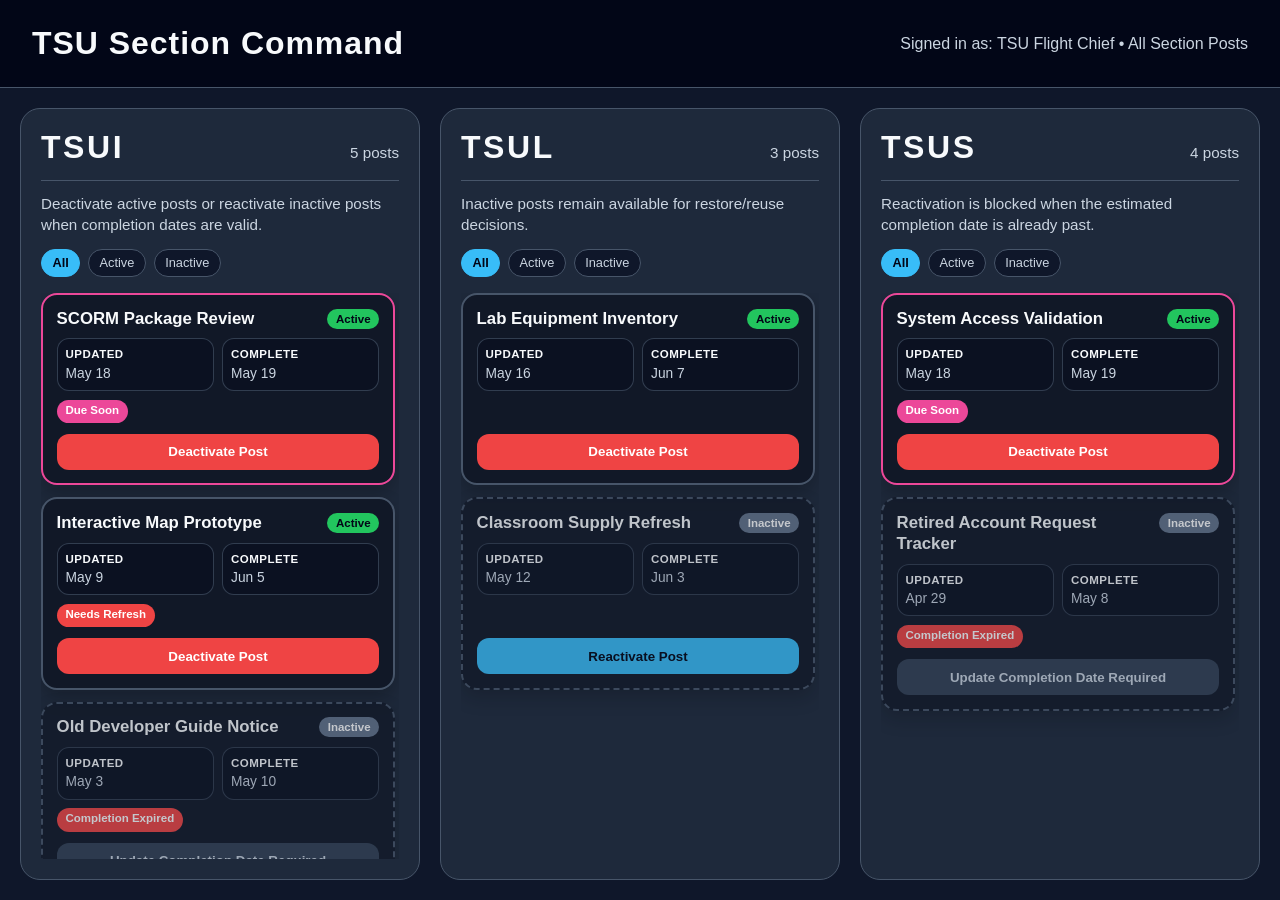
<file: source_docs/tsu_section_command_compact_prototype.html>
<!doctype html>
<html lang="en">
<head>
  <meta charset="UTF-8" />
  <meta name="viewport" content="width=device-width, initial-scale=1.0" />
  <title>TSU Section Command - Compact Prototype</title>
  <style>
    :root {
      --bg:#0f172a; --panel:#1e293b; --card:#111827;
      --text:#f8fafc; --muted:#cbd5e1; --line:#475569;
      --fresh:#22c55e; --stale:#f59e0b; --expired:#ef4444;
      --soon:#ec4899; --blue:#38bdf8; --inactive:#64748b;
    }

    * { box-sizing:border-box; }

    body {
      margin:0;
      height:100vh;
      background:var(--bg);
      color:var(--text);
      font-family:Arial, Helvetica, sans-serif;
      display:grid;
      grid-template-rows:5.5rem 1fr;
      overflow:hidden;
    }

    header {
      background:#020617;
      border-bottom:1px solid var(--line);
      padding:0 2rem;
      display:flex;
      align-items:center;
      justify-content:space-between;
    }

    h1 {
      margin:0;
      font-size:2rem;
      letter-spacing:.03em;
    }

    .user-meta {
      color:var(--muted);
      font-size:1rem;
    }

    main {
      min-height:0;
      padding:1.25rem;
      display:grid;
      grid-template-columns:repeat(3, 1fr);
      gap:1.25rem;
    }

    .section-column {
      min-height:0;
      background:var(--panel);
      border:1px solid var(--line);
      border-radius:1.25rem;
      padding:1.25rem;
      display:grid;
      grid-template-rows:auto auto auto 1fr;
      overflow:hidden;
    }

    .section-header {
      display:flex;
      align-items:baseline;
      justify-content:space-between;
      gap:1rem;
      border-bottom:1px solid var(--line);
      padding-bottom:.85rem;
      margin-bottom:.85rem;
    }

    .section-title {
      margin:0;
      font-size:2rem;
      letter-spacing:.08em;
    }

    .section-count {
      color:var(--muted);
      font-size:.95rem;
      white-space:nowrap;
    }

    .column-note {
      margin:0 0 .85rem;
      color:var(--muted);
      font-size:.95rem;
      line-height:1.35;
    }

    .filters {
      display:flex;
      gap:.5rem;
      flex-wrap:wrap;
      margin-bottom:1rem;
    }

    .filter {
      border:1px solid var(--line);
      border-radius:999px;
      padding:.35rem .65rem;
      font-size:.8rem;
      color:var(--muted);
      background:#0f172a;
    }

    .filter.active {
      background:var(--blue);
      border-color:var(--blue);
      color:#020617;
      font-weight:bold;
    }

    .post-list {
      min-height:0;
      overflow:auto;
      display:flex;
      flex-direction:column;
      gap:.75rem;
      padding-right:.25rem;
    }

    .post-card {
      background:var(--card);
      border:2px solid var(--line);
      border-radius:1rem;
      padding:.85rem;
      display:flex;
      flex-direction:column;
      gap:.55rem;
      box-shadow:0 8px 18px rgba(0,0,0,.22);
    }

    .post-card.due-soon {
      border-color:var(--soon);
    }

    .post-card.inactive {
      opacity:.74;
      border-style:dashed;
    }

    .top-line {
      display:flex;
      justify-content:space-between;
      gap:.75rem;
      align-items:flex-start;
    }

    .post-title {
      margin:0;
      font-size:1.05rem;
      line-height:1.25;
    }

    .status-badge,
    .warning-badge {
      border-radius:999px;
      padding:.25rem .55rem;
      font-size:.72rem;
      font-weight:bold;
      white-space:nowrap;
    }

    .active-badge { background:var(--fresh); color:#020617; }
    .inactive-badge { background:var(--inactive); color:#fff; }
    .due-badge { background:var(--soon); color:#fff; }
    .refresh-badge { background:var(--expired); color:#fff; }
    .expired-badge { background:var(--expired); color:#fff; }

    .date-grid {
      display:grid;
      grid-template-columns:1fr 1fr;
      gap:.5rem;
      color:var(--muted);
      font-size:.86rem;
      line-height:1.25;
    }

    .date-box {
      border:1px solid rgba(71,85,105,.65);
      border-radius:.75rem;
      padding:.5rem;
      background:rgba(2,6,23,.35);
    }

    .date-label {
      display:block;
      color:var(--text);
      font-size:.72rem;
      font-weight:bold;
      text-transform:uppercase;
      letter-spacing:.04em;
      margin-bottom:.18rem;
    }

    .warning-row {
      display:flex;
      flex-wrap:wrap;
      gap:.4rem;
      min-height:1.45rem;
    }

    button {
      border:none;
      border-radius:.75rem;
      padding:.65rem .85rem;
      font-weight:bold;
      cursor:pointer;
      width:100%;
      margin-top:.15rem;
    }

    .deactivate { background:var(--expired); color:#fff; }
    .reactivate { background:var(--blue); color:#020617; }
    .blocked {
      background:#334155;
      color:var(--muted);
      cursor:not-allowed;
    }
  </style>
</head>
<body>
  <header>
    <h1>TSU Section Command</h1>
    <div class="user-meta">Signed in as: TSU Flight Chief • All Section Posts</div>
  </header>

  <main>
    <section class="section-column">
      <div class="section-header">
        <h2 class="section-title">TSUI</h2>
        <span class="section-count">5 posts</span>
      </div>
      <p class="column-note">Deactivate active posts or reactivate inactive posts when completion dates are valid.</p>
      <div class="filters">
        <span class="filter active">All</span><span class="filter">Active</span><span class="filter">Inactive</span>
      </div>

      <div class="post-list">
        <article class="post-card due-soon">
          <div class="top-line"><h3 class="post-title">SCORM Package Review</h3><span class="status-badge active-badge">Active</span></div>
          <div class="date-grid">
            <div class="date-box"><span class="date-label">Updated</span>May 18</div>
            <div class="date-box"><span class="date-label">Complete</span>May 19</div>
          </div>
          <div class="warning-row"><span class="warning-badge due-badge">Due Soon</span></div>
          <button class="deactivate">Deactivate Post</button>
        </article>

        <article class="post-card">
          <div class="top-line"><h3 class="post-title">Interactive Map Prototype</h3><span class="status-badge active-badge">Active</span></div>
          <div class="date-grid">
            <div class="date-box"><span class="date-label">Updated</span>May 9</div>
            <div class="date-box"><span class="date-label">Complete</span>Jun 5</div>
          </div>
          <div class="warning-row"><span class="warning-badge refresh-badge">Needs Refresh</span></div>
          <button class="deactivate">Deactivate Post</button>
        </article>

        <article class="post-card inactive">
          <div class="top-line"><h3 class="post-title">Old Developer Guide Notice</h3><span class="status-badge inactive-badge">Inactive</span></div>
          <div class="date-grid">
            <div class="date-box"><span class="date-label">Updated</span>May 3</div>
            <div class="date-box"><span class="date-label">Complete</span>May 10</div>
          </div>
          <div class="warning-row"><span class="warning-badge expired-badge">Completion Expired</span></div>
          <button class="blocked">Update Completion Date Required</button>
        </article>
      </div>
    </section>

    <section class="section-column">
      <div class="section-header">
        <h2 class="section-title">TSUL</h2>
        <span class="section-count">3 posts</span>
      </div>
      <p class="column-note">Inactive posts remain available for restore/reuse decisions.</p>
      <div class="filters">
        <span class="filter active">All</span><span class="filter">Active</span><span class="filter">Inactive</span>
      </div>

      <div class="post-list">
        <article class="post-card">
          <div class="top-line"><h3 class="post-title">Lab Equipment Inventory</h3><span class="status-badge active-badge">Active</span></div>
          <div class="date-grid">
            <div class="date-box"><span class="date-label">Updated</span>May 16</div>
            <div class="date-box"><span class="date-label">Complete</span>Jun 7</div>
          </div>
          <div class="warning-row"></div>
          <button class="deactivate">Deactivate Post</button>
        </article>

        <article class="post-card inactive">
          <div class="top-line"><h3 class="post-title">Classroom Supply Refresh</h3><span class="status-badge inactive-badge">Inactive</span></div>
          <div class="date-grid">
            <div class="date-box"><span class="date-label">Updated</span>May 12</div>
            <div class="date-box"><span class="date-label">Complete</span>Jun 3</div>
          </div>
          <div class="warning-row"></div>
          <button class="reactivate">Reactivate Post</button>
        </article>
      </div>
    </section>

    <section class="section-column">
      <div class="section-header">
        <h2 class="section-title">TSUS</h2>
        <span class="section-count">4 posts</span>
      </div>
      <p class="column-note">Reactivation is blocked when the estimated completion date is already past.</p>
      <div class="filters">
        <span class="filter active">All</span><span class="filter">Active</span><span class="filter">Inactive</span>
      </div>

      <div class="post-list">
        <article class="post-card due-soon">
          <div class="top-line"><h3 class="post-title">System Access Validation</h3><span class="status-badge active-badge">Active</span></div>
          <div class="date-grid">
            <div class="date-box"><span class="date-label">Updated</span>May 18</div>
            <div class="date-box"><span class="date-label">Complete</span>May 19</div>
          </div>
          <div class="warning-row"><span class="warning-badge due-badge">Due Soon</span></div>
          <button class="deactivate">Deactivate Post</button>
        </article>

        <article class="post-card inactive">
          <div class="top-line"><h3 class="post-title">Retired Account Request Tracker</h3><span class="status-badge inactive-badge">Inactive</span></div>
          <div class="date-grid">
            <div class="date-box"><span class="date-label">Updated</span>Apr 29</div>
            <div class="date-box"><span class="date-label">Complete</span>May 8</div>
          </div>
          <div class="warning-row"><span class="warning-badge expired-badge">Completion Expired</span></div>
          <button class="blocked">Update Completion Date Required</button>
        </article>
      </div>
    </section>
  </main>
</body>
</html>
</file>
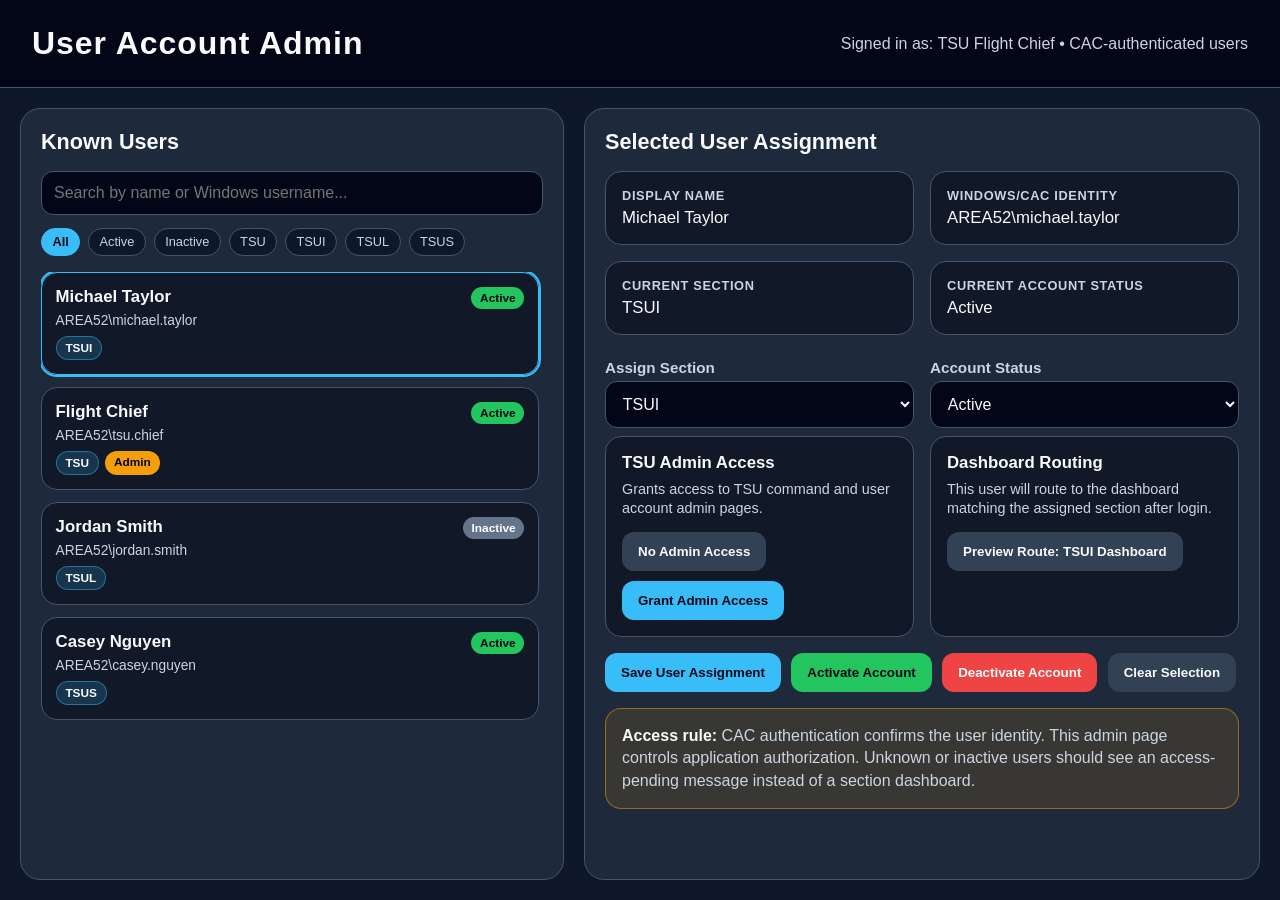
<file: source_docs/user_account_admin_prototype.html>
<!doctype html>
<html lang="en">
<head>
  <meta charset="UTF-8" />
  <meta name="viewport" content="width=device-width, initial-scale=1.0" />
  <title>TSU User Account Admin Prototype</title>
  <style>
    :root {
      --bg:#0f172a; --panel:#1e293b; --card:#111827; --field:#020617;
      --text:#f8fafc; --muted:#cbd5e1; --line:#475569;
      --fresh:#22c55e; --expired:#ef4444; --blue:#38bdf8; --inactive:#64748b;
      --warn:#f59e0b;
    }

    * { box-sizing:border-box; }

    body {
      margin:0;
      height:100vh;
      background:var(--bg);
      color:var(--text);
      font-family:Arial, Helvetica, sans-serif;
      display:grid;
      grid-template-rows:5.5rem 1fr;
      overflow:hidden;
    }

    header {
      background:#020617;
      border-bottom:1px solid var(--line);
      padding:0 2rem;
      display:flex;
      align-items:center;
      justify-content:space-between;
    }

    h1 {
      margin:0;
      font-size:2rem;
      letter-spacing:.03em;
    }

    .user-meta {
      color:var(--muted);
      font-size:1rem;
    }

    main {
      min-height:0;
      padding:1.25rem;
      display:grid;
      grid-template-columns:34rem 1fr;
      gap:1.25rem;
    }

    .panel {
      min-height:0;
      background:var(--panel);
      border:1px solid var(--line);
      border-radius:1.25rem;
      padding:1.25rem;
      display:flex;
      flex-direction:column;
      overflow:hidden;
    }

    .panel-title {
      margin:0 0 1rem;
      font-size:1.35rem;
    }

    .search {
      width:100%;
      padding:.75rem;
      border-radius:.75rem;
      border:1px solid var(--line);
      background:var(--field);
      color:var(--text);
      font-size:1rem;
      margin-bottom:.8rem;
    }

    .filters {
      display:flex;
      gap:.5rem;
      flex-wrap:wrap;
      margin-bottom:1rem;
    }

    .filter {
      border:1px solid var(--line);
      border-radius:999px;
      padding:.35rem .65rem;
      font-size:.8rem;
      color:var(--muted);
      background:#0f172a;
    }

    .filter.active {
      background:var(--blue);
      border-color:var(--blue);
      color:#020617;
      font-weight:bold;
    }

    .user-list {
      min-height:0;
      overflow:auto;
      display:flex;
      flex-direction:column;
      gap:.75rem;
      padding-right:.25rem;
    }

    .user-row {
      background:var(--card);
      border:1px solid var(--line);
      border-radius:1rem;
      padding:.85rem;
      cursor:pointer;
    }

    .user-row.selected {
      outline:2px solid var(--blue);
      border-color:var(--blue);
    }

    .row-top {
      display:flex;
      justify-content:space-between;
      gap:.75rem;
      align-items:flex-start;
    }

    .name {
      margin:0;
      font-size:1.05rem;
      line-height:1.25;
    }

    .identity {
      margin:.3rem 0 .5rem;
      color:var(--muted);
      font-size:.86rem;
    }

    .badge-row {
      display:flex;
      flex-wrap:wrap;
      gap:.4rem;
    }

    .badge {
      border-radius:999px;
      padding:.25rem .55rem;
      font-size:.74rem;
      font-weight:bold;
      white-space:nowrap;
    }

    .active-badge { background:var(--fresh); color:#020617; }
    .inactive-badge { background:var(--inactive); color:#fff; }
    .section-badge { background:rgba(56,189,248,.18); color:var(--text); border:1px solid rgba(56,189,248,.45); }
    .admin-badge { background:var(--warn); color:#020617; }

    .details-grid {
      display:grid;
      grid-template-columns:1fr 1fr;
      gap:1rem;
      margin-bottom:1rem;
    }

    .detail-card {
      background:var(--card);
      border:1px solid var(--line);
      border-radius:1rem;
      padding:1rem;
    }

    .detail-label {
      display:block;
      color:var(--muted);
      font-size:.8rem;
      font-weight:bold;
      text-transform:uppercase;
      letter-spacing:.05em;
      margin-bottom:.3rem;
    }

    .detail-value {
      font-size:1.05rem;
      color:var(--text);
      word-break:break-word;
    }

    .form-grid {
      display:grid;
      grid-template-columns:1fr 1fr;
      gap:1rem;
      margin-top:.5rem;
    }

    label {
      display:block;
      margin:0 0 .35rem;
      color:var(--muted);
      font-weight:bold;
      font-size:.95rem;
    }

    select {
      width:100%;
      border-radius:.75rem;
      border:1px solid var(--line);
      background:var(--field);
      color:var(--text);
      padding:.8rem;
      font-size:1rem;
    }

    .toggle-card {
      background:var(--card);
      border:1px solid var(--line);
      border-radius:1rem;
      padding:1rem;
    }

    .toggle-title {
      margin:0 0 .45rem;
      font-size:1.05rem;
    }

    .toggle-note {
      margin:0 0 .8rem;
      color:var(--muted);
      font-size:.9rem;
      line-height:1.35;
    }

    .switch-row {
      display:flex;
      gap:.65rem;
      flex-wrap:wrap;
    }

    button {
      border:none;
      border-radius:.75rem;
      padding:.75rem 1rem;
      font-weight:bold;
      cursor:pointer;
    }

    .primary { background:var(--blue); color:#020617; }
    .secondary { background:#334155; color:var(--text); }
    .danger { background:var(--expired); color:#fff; }
    .success { background:var(--fresh); color:#020617; }

    .action-row {
      margin-top:1rem;
      display:flex;
      gap:.65rem;
      flex-wrap:wrap;
    }

    .notice {
      margin-top:1rem;
      background:rgba(245,158,11,.12);
      border:1px solid rgba(245,158,11,.5);
      border-radius:1rem;
      padding:1rem;
      color:var(--muted);
      line-height:1.4;
    }

    .notice strong { color:var(--text); }
  </style>
</head>
<body>
  <header>
    <h1>User Account Admin</h1>
    <div class="user-meta">Signed in as: TSU Flight Chief • CAC-authenticated users</div>
  </header>

  <main>
    <aside class="panel">
      <h2 class="panel-title">Known Users</h2>
      <input class="search" type="text" placeholder="Search by name or Windows username..." />

      <div class="filters">
        <span class="filter active">All</span>
        <span class="filter">Active</span>
        <span class="filter">Inactive</span>
        <span class="filter">TSU</span>
        <span class="filter">TSUI</span>
        <span class="filter">TSUL</span>
        <span class="filter">TSUS</span>
      </div>

      <div class="user-list">
        <article class="user-row selected">
          <div class="row-top">
            <h3 class="name">Michael Taylor</h3>
            <span class="badge active-badge">Active</span>
          </div>
          <p class="identity">AREA52\michael.taylor</p>
          <div class="badge-row">
            <span class="badge section-badge">TSUI</span>
          </div>
        </article>

        <article class="user-row">
          <div class="row-top">
            <h3 class="name">Flight Chief</h3>
            <span class="badge active-badge">Active</span>
          </div>
          <p class="identity">AREA52\tsu.chief</p>
          <div class="badge-row">
            <span class="badge section-badge">TSU</span>
            <span class="badge admin-badge">Admin</span>
          </div>
        </article>

        <article class="user-row">
          <div class="row-top">
            <h3 class="name">Jordan Smith</h3>
            <span class="badge inactive-badge">Inactive</span>
          </div>
          <p class="identity">AREA52\jordan.smith</p>
          <div class="badge-row">
            <span class="badge section-badge">TSUL</span>
          </div>
        </article>

        <article class="user-row">
          <div class="row-top">
            <h3 class="name">Casey Nguyen</h3>
            <span class="badge active-badge">Active</span>
          </div>
          <p class="identity">AREA52\casey.nguyen</p>
          <div class="badge-row">
            <span class="badge section-badge">TSUS</span>
          </div>
        </article>
      </div>
    </aside>

    <section class="panel">
      <h2 class="panel-title">Selected User Assignment</h2>

      <div class="details-grid">
        <div class="detail-card">
          <span class="detail-label">Display Name</span>
          <div class="detail-value">Michael Taylor</div>
        </div>
        <div class="detail-card">
          <span class="detail-label">Windows/CAC Identity</span>
          <div class="detail-value">AREA52\michael.taylor</div>
        </div>
        <div class="detail-card">
          <span class="detail-label">Current Section</span>
          <div class="detail-value">TSUI</div>
        </div>
        <div class="detail-card">
          <span class="detail-label">Current Account Status</span>
          <div class="detail-value">Active</div>
        </div>
      </div>

      <div class="form-grid">
        <div>
          <label for="section">Assign Section</label>
          <select id="section">
            <option>TSU</option>
            <option selected>TSUI</option>
            <option>TSUL</option>
            <option>TSUS</option>
          </select>
        </div>

        <div>
          <label for="status">Account Status</label>
          <select id="status">
            <option selected>Active</option>
            <option>Inactive</option>
          </select>
        </div>
      </div>

      <div class="form-grid">
        <div class="toggle-card">
          <h3 class="toggle-title">TSU Admin Access</h3>
          <p class="toggle-note">Grants access to TSU command and user account admin pages.</p>
          <div class="switch-row">
            <button class="secondary">No Admin Access</button>
            <button class="primary">Grant Admin Access</button>
          </div>
        </div>

        <div class="toggle-card">
          <h3 class="toggle-title">Dashboard Routing</h3>
          <p class="toggle-note">This user will route to the dashboard matching the assigned section after login.</p>
          <div class="switch-row">
            <button class="secondary">Preview Route: TSUI Dashboard</button>
          </div>
        </div>
      </div>

      <div class="action-row">
        <button class="primary">Save User Assignment</button>
        <button class="success">Activate Account</button>
        <button class="danger">Deactivate Account</button>
        <button class="secondary">Clear Selection</button>
      </div>

      <div class="notice">
        <strong>Access rule:</strong> CAC authentication confirms the user identity. This admin page controls application authorization. Unknown or inactive users should see an access-pending message instead of a section dashboard.
      </div>
    </section>
  </main>
</body>
</html>
</file>
<file: css/base.css>
:root {
  --bg: #0f172a;
  --shell: #020617;
  --panel: #1e293b;
  --card: #111827;
  --field: #020617;
  --text: #f8fafc;
  --muted: #cbd5e1;
  --line: #475569;
  --fresh: #22c55e;
  --warn: #f59e0b;
  --danger: #ef4444;
  --soon: #ec4899;
  --blue: #38bdf8;
  --inactive: #64748b;
}

* {
  box-sizing: border-box;
}

html,
body {
  margin: 0;
  min-height: 100%;
}

body {
  background: var(--bg);
  color: var(--text);
  font-family: Arial, Helvetica, sans-serif;
}

button,
input,
select,
textarea {
  font: inherit;
}

button {
  border: 0;
  border-radius: 8px;
  padding: 0.75rem 1rem;
  font-weight: 700;
  cursor: pointer;
}

button:disabled {
  cursor: not-allowed;
  opacity: 0.65;
}

.guest-mode input:disabled,
.guest-mode textarea:disabled,
.guest-mode select:disabled {
  opacity: 0.9;
  color: var(--muted);
  cursor: not-allowed;
}

body.guest-mode {
  position: relative;
}

body.guest-mode::before {
  content: "";
  position: fixed;
  z-index: 3000;
  inset: 0.5rem;
  border: 3px solid #f59e0b;
  border-radius: 10px;
  pointer-events: none;
}

.guest-mode-label,
.guest-mode-exit {
  position: fixed;
  z-index: 3001;
  top: 0.85rem;
}

.guest-mode-label {
  left: 50%;
  transform: translateX(-50%);
  padding: 0.2rem 0.75rem;
  border: 1px solid #f59e0b;
  border-radius: 999px;
  background: var(--bg);
  color: #f59e0b;
  font-size: 0.8rem;
  font-weight: 800;
  letter-spacing: 0.05em;
  text-transform: uppercase;
  white-space: nowrap;
}

.guest-mode-exit {
  right: 1.25rem;
  padding: 0.45rem 0.7rem;
  border: 1px solid #f59e0b;
  border-radius: 7px;
  background: #f59e0b;
  color: #020617;
  font-size: 0.78rem;
  font-weight: 800;
  text-decoration: none;
  white-space: nowrap;
}

.guest-mode-exit:hover {
  background: #fbbf24;
}

.guest-mode-exit:focus-visible {
  outline: 3px solid var(--blue);
  outline-offset: 2px;
}

@media (max-width: 600px) {
  .guest-mode-label {
    top: 0.85rem;
  }

  .guest-mode-exit {
    top: 2.75rem;
  }
}

a {
  color: inherit;
}

.primary {
  background: var(--blue);
  color: var(--shell);
}

.secondary {
  background: #334155;
  color: var(--text);
}

.danger {
  background: var(--danger);
  color: #fff;
}

.success {
  background: var(--fresh);
  color: var(--shell);
}

.message {
  border: 1px solid var(--line);
  border-radius: 8px;
  padding: 0.75rem;
  margin-bottom: 0.85rem;
  color: var(--muted);
  background: rgba(2, 6, 23, 0.55);
}

.message.error {
  border-color: rgba(239, 68, 68, 0.65);
  background: rgba(239, 68, 68, 0.12);
}

.message.success {
  border-color: rgba(34, 197, 94, 0.65);
  background: rgba(34, 197, 94, 0.12);
}
</file>
<file: css/access-pending.css>
.pending-body,
.routing-body {
  min-height: 100vh;
  display: grid;
  place-items: center;
  padding: 2rem;
}

.pending-shell,
.routing-shell {
  width: min(980px, 100%);
  background: var(--panel);
  border: 1px solid var(--line);
  border-radius: 8px;
  overflow: hidden;
  box-shadow: 0 24px 70px rgba(0, 0, 0, 0.35);
}

.pending-shell header,
.routing-shell header {
  padding: 2rem;
  background: var(--shell);
  border-bottom: 1px solid var(--line);
  display: flex;
  justify-content: space-between;
  gap: 1rem;
  align-items: center;
}

.pending-shell h1,
.routing-shell h1 {
  margin: 0;
  font-size: 2.25rem;
}

.status-pill {
  border-radius: 999px;
  padding: 0.5rem 0.85rem;
  background: rgba(245, 158, 11, 0.15);
  border: 1px solid rgba(245, 158, 11, 0.5);
  font-weight: 700;
  white-space: nowrap;
}

.pending-main {
  padding: 2rem;
  display: grid;
  grid-template-columns: 1.15fr 0.85fr;
  gap: 1.5rem;
}

.pending-card {
  background: var(--card);
  border: 1px solid var(--line);
  border-radius: 8px;
  padding: 1.5rem;
}

.pending-card h2 {
  margin: 0 0 0.75rem;
}

.pending-card p,
.step,
.route {
  color: var(--muted);
  line-height: 1.45;
}

.identity-box {
  margin-top: 1rem;
  background: var(--field);
  border: 1px dashed var(--line);
  border-radius: 8px;
  padding: 1rem;
}

.identity-row {
  display: grid;
  grid-template-columns: 10rem 1fr;
  gap: 0.75rem;
  padding: 0.45rem 0;
  border-bottom: 1px solid rgba(71, 85, 105, 0.45);
  color: var(--muted);
}

.identity-row:last-child {
  border-bottom: 0;
}

.steps,
.route-list {
  display: grid;
  gap: 0.75rem;
  margin-top: 1rem;
}

.step {
  display: flex;
  gap: 0.75rem;
  align-items: flex-start;
}

.step-num {
  flex: 0 0 auto;
  width: 1.75rem;
  height: 1.75rem;
  border-radius: 999px;
  background: var(--blue);
  color: var(--shell);
  font-weight: 700;
  display: grid;
  place-items: center;
}

.route {
  display: flex;
  justify-content: space-between;
  gap: 1rem;
  background: var(--shell);
  border: 1px solid var(--line);
  border-radius: 8px;
  padding: 0.75rem;
}

.pending-footer {
  padding: 1rem 2rem;
  border-top: 1px solid var(--line);
  color: var(--muted);
  background: var(--shell);
  text-align: center;
}

.access-choice-row {
  margin-top: 1.25rem;
  align-items: stretch;
}

.access-choice-row > .button-link,
.access-choice-row > button {
  flex: 1 1 14rem;
  min-width: 0;
  text-align: center;
}

.access-choice-row > .button-link {
  cursor: pointer;
}

.access-choice-row > .button-link:hover,
.access-choice-row > button:hover {
  filter: brightness(1.08);
}

.access-choice-row > .button-link:focus-visible,
.access-choice-row > button:focus-visible {
  outline: 3px solid var(--blue);
  outline-offset: 2px;
}

.access-note {
  margin-top: 1rem;
  margin-bottom: 0;
}

@media (max-width: 520px) {
  .access-choice-row > .button-link,
  .access-choice-row > button {
    flex-basis: 100%;
    width: 100%;
  }
}

@media (max-width: 820px) {
  .pending-main {
    grid-template-columns: 1fr;
  }

  .pending-shell header,
  .routing-shell header {
    align-items: flex-start;
    flex-direction: column;
  }
}
</file>
<file: assignments-board/styles.css>
:root {
  --bg: #0f172a;
  --panel: #111827;
  --card: #ffffff;
  --text: #e5e7eb;
  --muted: #94a3b8;
  --accent: #3b82f6;
  --accent-2: #2563eb;
  --border: #334155;
  --shadow: 0 10px 25px rgba(0, 0, 0, 0.18);
  --radius: 14px;
  --header-height: 92px;
  --board-padding: 20px;
  --info-bg: #f8fafc;
  --info-border: #dbe3ee;
  --info-text: #0f172a;
  --info-muted: #475569;
}

* {
  box-sizing: border-box;
}

html,
body {
  margin: 0;
  height: 100%;
  font-family: Arial, Helvetica, sans-serif;
  background: linear-gradient(180deg, #0b1220, #111827);
  color: var(--text);
}

body {
  overflow: hidden;
}

/* =========================
   APP LAYOUT
========================= */

.app {
  height: 100vh;
  display: flex;
  flex-direction: column;
}

.workspace {
  flex: 1;
  display: grid;
  grid-template-columns: 280px 1fr;
  min-height: 0;
}

/* =========================
   TOP BAR
========================= */

.topbar {
  height: var(--header-height);
  padding: 16px 24px;
  border-bottom: 1px solid rgba(255, 255, 255, 0.06);
  background: rgba(15, 23, 42, 0.95);
  display: flex;
  align-items: center;
  justify-content: space-between;
  gap: 20px;
  flex-shrink: 0;
}

.topbar-left h1 {
  margin: 0 0 4px;
  font-size: 1.45rem;
}

.topbar-left p {
  margin: 0;
  color: var(--muted);
  font-size: 0.9rem;
}

.topbar-right {
  display: flex;
  align-items: center;
  justify-content: flex-end;
  gap: 12px;
  min-width: 420px;
}

.topbar input,
.topbar button,
.detail-panel textarea,
.detail-panel select {
  font: inherit;
}

.input {
  width: 320px;
  padding: 10px 12px;
  border: 1px solid var(--border);
  border-radius: 10px;
  background: #0b1220;
  color: var(--text);
}

.btn {
  border: none;
  border-radius: 10px;
  padding: 10px 14px;
  cursor: pointer;
  font-weight: 600;
  transition: 0.2s ease;
  white-space: nowrap;
}

.btn.primary {
  background: var(--accent);
  color: #fff;
}

.btn.primary:hover {
  background: var(--accent-2);
}

.btn.secondary {
  background: #334155;
  color: #fff;
}

.btn.secondary:hover {
  background: #475569;
}

body.guest-mode {
  position: relative;
}

body.guest-mode::before {
  content: "";
  position: fixed;
  z-index: 3000;
  inset: 0.5rem;
  border: 3px solid #f59e0b;
  border-radius: 10px;
  pointer-events: none;
}

.guest-mode-label,
.guest-mode-exit {
  position: fixed;
  z-index: 3001;
  top: 0.85rem;
}

.guest-mode-label {
  left: 50%;
  transform: translateX(-50%);
  padding: 0.2rem 0.75rem;
  border: 1px solid #f59e0b;
  border-radius: 999px;
  background: #0f172a;
  color: #f59e0b;
  font-size: 0.8rem;
  font-weight: 800;
  letter-spacing: 0.05em;
  text-transform: uppercase;
  white-space: nowrap;
}

.guest-mode-exit {
  right: 1.25rem;
  padding: 0.45rem 0.7rem;
  border: 1px solid #f59e0b;
  border-radius: 7px;
  background: #f59e0b;
  color: #020617;
  font-size: 0.78rem;
  font-weight: 800;
  text-decoration: none;
  white-space: nowrap;
}

.guest-mode-exit:hover {
  background: #fbbf24;
}

.guest-mode-exit:focus-visible {
  outline: 3px solid #60a5fa;
  outline-offset: 2px;
}

@media (max-width: 600px) {
  .guest-mode-label {
    top: 0.85rem;
  }

  .guest-mode-exit {
    top: 2.75rem;
  }
}

.guest-mode .assignee-card {
  cursor: default;
}

.guest-mode .card {
  cursor: pointer;
}

.guest-mode .assignment-chip {
  cursor: default;
}

.guest-mode .assignment-chip:hover {
  background: #fff;
  border-color: #cbd5e1;
  color: #0f172a;
}

/* =========================
   LEFT WORKER PANEL
========================= */

.assignee-panel {
  border-right: 1px solid rgba(255, 255, 255, 0.08);
  background: rgba(15, 23, 42, 0.65);
  padding: 16px;
  overflow-y: auto;
}

.assignee-panel-header {
  margin-bottom: 14px;
}

.assignee-panel-header h2 {
  margin: 0 0 6px;
  font-size: 1rem;
  color: var(--text);
}

.assignee-list {
  display: flex;
  flex-direction: column;
  gap: 8px;
}

.assignee-card {
  background: rgba(255, 255, 255, 0.06);
  border: 1px solid rgba(255, 255, 255, 0.08);
  border-radius: 10px;
  padding: 10px 12px;
  color: var(--text);
  cursor: grab;
}

.assignee-card:active {
  cursor: grabbing;
}

/* Preferred one-line worker layout */
.assignee-row {
  display: flex;
  align-items: center;
  justify-content: space-between;
  gap: 12px;
}

.assignee-name {
  font-weight: 700;
  font-size: 0.92rem;
  white-space: nowrap;
}

.assignee-metrics {
  display: flex;
  align-items: center;
  gap: 12px;
  font-size: 0.78rem;
  color: var(--muted);
  white-space: nowrap;
}

/* Backward-compatible older worker layout */
.assignee-card-top {
  margin-bottom: 8px;
}

.assignee-projects {
  display: grid;
  gap: 4px;
  font-size: 0.8rem;
  color: var(--muted);
  line-height: 1.4;
}

/* =========================
   BOARD / COLUMNS
========================= */

.board-wrap {
  overflow-x: auto;
  overflow-y: hidden;
  padding: var(--board-padding);
  min-width: 0;
}

.board {
  height: 100%;
  display: grid;
  grid-template-columns: repeat(3, minmax(380px, 1fr));
  gap: 16px;
  align-items: stretch;
  min-width: 1200px;
}

.column {
  height: 100%;
  display: flex;
  flex-direction: column;
  overflow: hidden;
  background: rgba(255, 255, 255, 0.04);
  border: 1px solid rgba(255, 255, 255, 0.08);
  border-radius: var(--radius);
}

.column-header {
  flex-shrink: 0;
  padding: 14px 14px 10px;
  background: rgba(255, 255, 255, 0.03);
  border-bottom: 1px solid rgba(255, 255, 255, 0.06);
  display: flex;
  align-items: center;
  justify-content: space-between;
}

.column-title {
  font-size: 1rem;
  font-weight: 700;
}

.count {
  min-width: 28px;
  height: 28px;
  padding: 0 8px;
  border-radius: 999px;
  background: #334155;
  color: #fff;
  display: inline-flex;
  align-items: center;
  justify-content: center;
  font-size: 0.85rem;
}

.column-body {
  flex: 1;
  padding: 12px;
  overflow-y: auto;
  display: flex;
  flex-direction: column;
  gap: 14px;
  scrollbar-width: none;     /* Firefox */
  -ms-overflow-style: none;  /* IE / old Edge */
}

.column-body.drag-over {
  outline: 2px dashed #60a5fa;
  outline-offset: -6px;
  border-radius: 12px;
  background: rgba(59, 130, 246, 0.08);
}

.column-body > .card {
  width: 100%;
  max-width: 100%;
  min-width: 0;
}

.column-body::-webkit-scrollbar {
  width: 0;
  height: 0;
  display: none;             /* Chrome, Safari, newer Edge */
}


/* =========================
   PROJECT CARD
========================= */

.card {
  background: var(--card);
  color: #111827;
  border-radius: 12px;
  padding: 12px 12px 10px;
  box-shadow: var(--shadow);
  cursor: grab;
  border-left: 4px solid var(--accent);
  min-height: 345px;
  width: 100%;
  max-width: 100%;
  min-width: 0;
  display: flex;
  flex-direction: column;
  gap: 8px;
  overflow: hidden;
}

.card:active {
  cursor: grabbing;
}


.card-header {
  display: flex;
  flex-direction: column;
  gap: 4px;
  min-width: 0;
}

.card h3 {
  margin: 0;
  font-size: 0.95rem;
  line-height: 1.3;
  font-weight: 700;
  color: #0f172a;
  overflow-wrap: anywhere;
  word-break: break-word;
}

.card-customer {
  font-size: 0.78rem;
  font-weight: 600;
  color: #475569;
  line-height: 1.3;
  overflow-wrap: anywhere;
  word-break: break-word;
}


/* Optional card section blocks if used */
.card-section {
  border-radius: 8px;
  padding: 8px 9px;
  min-width: 0;
}

.project-update {
  background: #eff6ff;
  border: 1px solid #bfdbfe;
  color: #1e3a8a;
}


.work-note {
  background: #f8fafc;
  border: 1px solid #e2e8f0;
}


.card-label,
.card-note-label {
  margin-bottom: 4px;
  font-size: 0.68rem;
  font-weight: 700;
  text-transform: uppercase;
  letter-spacing: 0.03em;
  color: #64748b;
}

.card-label {
  font-size: 0.68rem;
  font-weight: 700;
  text-transform: uppercase;
  letter-spacing: 0.03em;
  color: #64748b;
  margin-bottom: 4px;
}

.card-text {
  font-size: 0.82rem;
  line-height: 1.35;
  color: #1f2937;
  display: -webkit-box;
  -webkit-line-clamp: 3;
  -webkit-box-orient: vertical;
  overflow: hidden;
  overflow-wrap: anywhere;
  word-break: break-word;
}

.project-update .card-label {
  color: #1d4ed8;
}

.project-update .card-text {
  color: #1e3a8a;
}

.work-note .card-label {
  color: #64748b;
}

.work-note .card-text {
  color: #1f2937;
}


#refreshBoardBtn {
  appearance: none;
  border: 1px solid #d0d7de;
  background: #334155;
  color: #fff;
  font-size: 13px;
  font-weight: 600;
  border-radius: 10px;
  padding: 10px 14px;
  cursor: pointer;
  transition: all 0.2s ease;
}

#refreshBoardBtn:hover {
  background: #d4d4d4;
  color: #222222;
}

#refreshBoardBtn:focus-visible {
  outline: 3px solid rgba(44, 107, 237, 0.25);
  outline-offset: 2px;
}

#refreshBoardBtn:disabled {
  opacity: 0.6;
  cursor: not-allowed;
}

.clamped-text {
  display: -webkit-box;
  -webkit-line-clamp: 3;
  -webkit-box-orient: vertical;
  overflow: hidden;
  text-overflow: ellipsis;
}

.card-note-block {
  margin-bottom: 10px;
}

.card-assignments {
  display: grid;
  gap: 6px;
  font-size: 0.78rem;
  color: #334155;
  min-width: 0;
  width: 100%;
  max-width: 100%;
  padding: 8px 9px;
  border: 1px solid #dbe3ee;
  border-radius: 8px;
  background: #f8fafc;
}


.assignment-line {
  display: grid;
  grid-template-columns: 64px minmax(0, 1fr);
  gap: 6px;
  align-items: start;
  line-height: 1.35;
  min-width: 0;
  width: 100%;
  max-width: 100%;
}

.assignment-dropzones {
  display: none;
  grid-template-columns: 1fr 1fr;
  gap: 8px;
  margin-top: 8px;
}

.card.worker-drag-over .assignment-dropzones {
  display: grid;
}

.card.worker-drag-over .card-assignments,
.card.worker-drag-over .card-section {
  display: none;
}

.assignment-zone {
  border: 2px dashed #94a3b8;
  border-radius: 10px;
  padding: 12px 8px;
  font-size: 0.82rem;
  font-weight: 700;
  color: #334155;
  background: #f8fafc;
  min-height: 64px;
  display: flex;
  align-items: center;
  justify-content: center;
  text-align: center;
  line-height: 1.25;
}

.assignment-zone.drag-over {
  border-color: #3b82f6;
  background: #dbeafe;
}

.assignment-key {
  font-weight: 700;
  color: #1f2937;
}

.card.worker-drag-over {
  outline: 2px solid rgba(59, 130, 246, 0.35);
  outline-offset: -2px;
}

.card-footer {
  width: 100%;
  max-width: 100%;
  min-width: 0;
  display: flex;
  justify-content: flex-end;
  align-items: flex-start;
  flex-wrap: wrap;
  gap: 6px;
  margin-top: 2px;
}

.eta-pill {
  display: inline-flex;
  flex-wrap: wrap;
  align-items: center;
  gap: 4px;
  max-width: 100%;
  min-width: 0;
  padding: 4px 8px;
  border-radius: 999px;
  background: #e2e8f0;
  color: #334155;
  font-size: 0.74rem;
  font-weight: 700;
  line-height: 1.2;
}

.eta-label {
  white-space: nowrap;
}

.eta-value {
  min-width: 0;
  overflow-wrap: anywhere;
  word-break: break-word;
  white-space: normal;
}

/* Backward-compatible tag if still used somewhere */
.tag {
  display: inline-flex;
  align-items: center;
  padding: 4px 8px;
  border-radius: 999px;
  background: #e5e7eb;
  color: #1f2937;
  font-size: 0.75rem;
  font-weight: 600;
  white-space: nowrap;
  flex-shrink: 0;
}

/* =========================
   DETAIL PANEL
========================= */

.detail-panel {
  position: fixed;
  top: 0;
  right: 0;
  width: min(680px, 100%);
  height: 100vh;
  background: #f8fafc;
  color: #111827;
  box-shadow: -8px 0 30px rgba(0, 0, 0, 0.25);
  transform: translateX(100%);
  transition: transform 0.25s ease;
  z-index: 50;
  display: flex;
  flex-direction: column;
}

.detail-panel.open {
  transform: translateX(0);
}

.detail-header {
  padding: 18px 20px;
  border-bottom: 1px solid #e5e7eb;
  display: flex;
  justify-content: space-between;
  align-items: flex-start;
  gap: 12px;
}

.detail-header h2 {
  margin: 0;
  font-size: 1.2rem;
}

.detail-content {
  padding: 18px 20px 24px;
  overflow-y: auto;
  display: grid;
  gap: 16px;
}

.field label {
  display: block;
  margin-bottom: 6px;
  font-size: 0.85rem;
  font-weight: 700;
  color: #475569;
}

.field textarea,
.field select,
.field input {
  width: 100%;
  padding: 10px 12px;
  border: 1px solid #cbd5e1;
  border-radius: 10px;
  background: #fff;
}

.field textarea {
  min-height: 110px;
  resize: vertical;
}

/* =========================
   PROJECT INFO BLOCKS
========================= */

.project-info {
  background: var(--info-bg);
  border: 1px solid var(--info-border);
  border-radius: 12px;
  padding: 14px 16px;
}

.project-info-row {
  margin-bottom: 14px;
}

.project-info-row:last-child {
  margin-bottom: 0;
}

.project-info-label {
  margin-bottom: 5px;
  font-size: 0.78rem;
  font-weight: 700;
  letter-spacing: 0.02em;
  text-transform: uppercase;
  color: var(--info-muted);
}

.project-info-value {
  font-size: 0.96rem;
  line-height: 1.5;
  color: var(--info-text);
}

.project-title-block {
  display: flex;
  align-items: flex-start;
  justify-content: space-between;
  gap: 12px;
}

.project-title-text {
  font-size: 1.08rem;
  font-weight: 700;
  line-height: 1.4;
  color: var(--info-text);
}

/* =========================
   NOTES / ASSIGNMENT CHIPS
========================= */

.notes-list {
  display: grid;
  gap: 8px;
}

.note {
  padding: 10px 12px;
  border-radius: 10px;
  background: #e2e8f0;
  font-size: 0.92rem;
}

.assignment-chip-list {
  display: flex;
  flex-wrap: wrap;
  gap: 8px;
}

.assignment-chip {
  padding: 6px 10px;
  border: 1px solid #cbd5e1;
  border-radius: 999px;
  background: #fff;
  color: #0f172a;
  font-size: 0.85rem;
  line-height: 1;
  cursor: pointer;
  transition: 0.2s ease;
}

.assignment-chip:hover {
  background: #fee2e2;
  border-color: #fca5a5;
  color: #991b1b;
}

.assignment-chip.empty {
  cursor: default;
  background: #f8fafc;
  color: #64748b;
}

.assignment-chip.empty:hover {
  background: #f8fafc;
  border-color: #cbd5e1;
  color: #64748b;
}


.assignment-value {
  min-width: 0;
  max-width: 100%;
  overflow-wrap: anywhere;
  word-break: break-word;
  white-space: normal;
  color: #475569;
}

/* =========================
   PANEL ACTIONS / OVERLAY
========================= */

.detail-actions {
  display: flex;
  justify-content: flex-end;
  gap: 10px;
  padding-top: 6px;
}

.overlay {
  position: fixed;
  inset: 0;
  z-index: 40;
  background: rgba(2, 6, 23, 0.5);
  opacity: 0;
  pointer-events: none;
  transition: 0.25s ease;
}

.overlay.show {
  opacity: 1;
  pointer-events: auto;
}

.small {
  font-size: 0.82rem;
  color: #64748b;
}

.empty-state {
  padding: 16px;
  border-radius: 12px;
  background: rgba(255, 255, 255, 0.06);
  color: var(--muted);
}

.assignee-name-wrap {
  display: flex;
  align-items: center;
  gap: 8px;
  min-width: 0;
}

.availability-dot {
  width: 10px;
  height: 10px;
  border-radius: 999px;
  flex: 0 0 10px;
  box-shadow: 0 0 0 2px rgba(255,255,255,0.08);
}

.availability-dot.available {
  background: #22c55e;
}

.availability-dot.partial {
  background: #f59e0b;
}

.availability-dot.busy {
  background: #ef4444;
}
</file>
<file: css/components.css>
.search,
input,
textarea,
select {
  width: 100%;
  border-radius: 8px;
  border: 1px solid var(--line);
  background: var(--field);
  color: var(--text);
  padding: 0.8rem;
}

textarea {
  resize: vertical;
  min-height: 6.5rem;
}

label {
  display: block;
  margin: 0.85rem 0 0.35rem;
  color: var(--muted);
  font-weight: 700;
  font-size: 0.95rem;
}

.filters,
.button-row,
.action-row,
.badge-row {
  display: flex;
  flex-wrap: wrap;
  gap: 0.55rem;
}

.button-link {
  display: inline-block;
  border-radius: 8px;
  padding: 0.75rem 1rem;
  font-weight: 700;
  text-decoration: none;
}

.filters {
  margin: 0.8rem 0 1rem;
}

.filter {
  border: 1px solid var(--line);
  border-radius: 999px;
  background: var(--bg);
  color: var(--muted);
  padding: 0.35rem 0.65rem;
  font-size: 0.85rem;
  cursor: pointer;
}

.filter.active {
  background: var(--blue);
  color: var(--shell);
  border-color: var(--blue);
  font-weight: 700;
}

.badge,
.pill,
.section-badge {
  border-radius: 999px;
  padding: 0.25rem 0.55rem;
  font-size: 0.75rem;
  font-weight: 700;
  white-space: nowrap;
}

.pill {
  padding: 0.35rem 0.65rem;
  font-size: 0.85rem;
  color: var(--shell);
}

.section-badge {
  display: inline-block;
  width: fit-content;
  margin-bottom: 1rem;
  background: rgba(56, 189, 248, 0.15);
  border: 1px solid rgba(56, 189, 248, 0.45);
  color: var(--text);
}

.active-badge,
.fresh {
  background: var(--fresh);
  color: var(--shell);
}

.inactive-badge {
  background: var(--inactive);
  color: #fff;
}

.warn-badge,
.stale {
  background: var(--warn);
  color: var(--shell);
}

.danger-badge,
.expired {
  background: var(--danger);
  color: #fff;
}

.soon-badge,
.due-badge {
  background: var(--soon);
  color: #fff;
}

.list {
  min-height: 0;
  overflow: auto;
  display: flex;
  flex-direction: column;
  gap: 0.75rem;
  padding-right: 0.25rem;
}

.row-card {
  border: 1px solid var(--line);
  border-radius: 8px;
  padding: 0.85rem;
  background: var(--card);
  cursor: pointer;
}

.row-card.selected {
  outline: 2px solid var(--blue);
  border-color: var(--blue);
}

.row-top,
.card-head {
  display: flex;
  justify-content: space-between;
  gap: 0.75rem;
  align-items: flex-start;
}

.row-title,
.card-title,
.name,
.post-title {
  margin: 0;
  line-height: 1.25;
}

.row-title,
.post-title,
.name {
  font-size: 1.05rem;
}

.row-dates,
.identity,
.muted {
  color: var(--muted);
  font-size: 0.88rem;
}

.label {
  color: var(--text);
  font-weight: 700;
}

.complete-pill {
  margin-top: auto;
  width: 100%;
  display: block;
  padding: 0.6rem 0.75rem;
  border-radius: 999px;
  text-align: center;
  font-weight: 700;
  background: rgba(71, 85, 105, 0.35);
  color: var(--text);
}

.complete-pill.due-soon-date {
  background: var(--soon);
  color: #fff;
}

.empty-state {
  color: var(--muted);
  border: 1px dashed var(--line);
  border-radius: 8px;
  padding: 1rem;
  text-align: center;
}
</file>
<file: css/public-board-backgrounds.css>
.board-bg {
  position: fixed;
  inset: 0;
  z-index: -2;
  overflow: hidden;
  background: var(--bg);
}

.board-bg::after {
  content: "";
  position: absolute;
  inset: 0;
  z-index: 2;
  background:
    linear-gradient(rgba(2, 6, 23, 0.42), rgba(2, 6, 23, 0.58)),
    radial-gradient(circle at 50% 20%, rgba(15, 23, 42, 0.1), rgba(2, 6, 23, 0.5));
}

.board-bg-layer {
  position: absolute;
  inset: 0;
  z-index: 1;
  background-position: center;
  background-size: cover;
  opacity: 0;
  transform: scale(1.015);
  transition: opacity 1600ms ease-in-out, transform 9000ms ease-out;
}

.board-bg-layer.is-visible {
  opacity: 1;
  transform: scale(1.04);
}
</file>
<file: css/public-board-v2.css>
.board-v2-body {
  --board-v2-card-height: 220px;
  --board-v2-card-gap: 0.75rem;
  --board-v2-window-top-padding: 0.75rem;
  --board-v2-three-card-window: calc(var(--board-v2-card-height) + var(--board-v2-card-height) + var(--board-v2-card-height) + var(--board-v2-card-gap) + var(--board-v2-card-gap) + var(--board-v2-window-top-padding));
  --board-v2-column-width: minmax(19rem, 25rem);
  height: 100vh;
  overflow: hidden;
  display: grid;
  grid-template-rows: 6.5rem 1fr 6.25rem 3.75rem;
  background: var(--bg);
}

.board-v2-header,
.board-v2-footer {
  background: rgba(2, 6, 23, 0.78);
  backdrop-filter: blur(5px);
  border-bottom: 1px solid var(--line);
  display: flex;
  align-items: center;
  justify-content: space-between;
  gap: 1.25rem;
  padding: 0 2.5rem;
}

.board-v2-header h1 {
  margin: 0;
  font-size: 2.55rem;
}

.brand-lockup {
  min-width: 0;
  display: flex;
  align-items: center;
  gap: 1rem;
}

.brand-logo {
  width: 4.25rem;
  height: 4.25rem;
  object-fit: contain;
  flex: 0 0 auto;
}

.brand-logo:not([src]),
.brand-logo[src=""] {
  display: none;
}

.clock {
  color: var(--muted);
  font-size: 1.65rem;
  white-space: nowrap;
}

.board-v2-grid {
  min-height: 0;
  display: grid;
  grid-template-columns: repeat(auto-fit, var(--board-v2-column-width));
  justify-content: center;
  gap: 0.9rem;
  padding: 0.9rem;
}

.board-v2-grid[data-column-count="1"],
.board-v2-grid[data-column-count="2"],
.board-v2-grid[data-column-count="3"],
.board-v2-grid[data-column-count="4"] {
  justify-content: stretch;
}

.board-v2-grid[data-column-count="1"] {
  grid-template-columns: repeat(1, minmax(0, 1fr));
}

.board-v2-grid[data-column-count="2"] {
  grid-template-columns: repeat(2, minmax(0, 1fr));
}

.board-v2-grid[data-column-count="3"] {
  grid-template-columns: repeat(3, minmax(0, 1fr));
}

.board-v2-grid[data-column-count="4"] {
  grid-template-columns: repeat(4, minmax(0, 1fr));
}

.board-v2-column {
  min-height: 0;
  background: rgba(30, 41, 59, 0.0);
  backdrop-filter: blur(5px);
  border: 1px solid rgba(148, 163, 184, 0.35);
  border-radius: 8px;
  padding: 0.85rem;
  display: grid;
  grid-template-rows: 2.25rem minmax(var(--board-v2-three-card-window), 1fr);
  overflow: hidden;
}

.board-v2-title {
  margin: 0;
  text-align: center;
  font-size: 1.5rem;
  line-height: 1.1;
  border-bottom: 1px solid var(--line);
  padding-bottom: 0.25rem;
}

.board-v2-window {
  min-height: 0;
  overflow: hidden;
  padding-top: var(--board-v2-window-top-padding);
}

.board-v2-stack {
  display: flex;
  flex-direction: column;
  gap: var(--board-v2-card-gap);
}

.board-v2-stack.scrolling {
  animation: boardV2Scroll 30s linear infinite;
}

.board-v2-window:hover .scrolling {
  animation-play-state: paused;
}

@keyframes boardV2Scroll {
  from {
    transform: translateY(0);
  }
  to {
    transform: translateY(-50%);
  }
}

.board-v2-card {
  flex: 0 0 var(--board-v2-card-height);
  height: var(--board-v2-card-height);
  box-sizing: border-box;
  overflow: hidden;
  background: rgba(17, 24, 39, 0.6);
  border: 3px solid rgba(148, 163, 184, 0.34);
  border-radius: 8px;
  padding: 0.65rem;
  display: flex;
  flex-direction: column;
  gap: 0.32rem;
  box-shadow: 0 10px 24px rgba(0, 0, 0, 0.25);
}

.board-v2-card.due-soon {
  border-color: var(--soon);
}

.board-v2-card p {
  margin: 0;
  color: var(--muted);
  font-size: 0.84rem;
  line-height: 1.18;
}

.board-v2-card .card-head {
  gap: 0.45rem;
}

.board-v2-card .pill {
  flex: 0 0 auto;
  padding: 0.24rem 0.45rem;
  font-size: 0.68rem;
}

.board-v2-card .card-title {
  display: -webkit-box;
  -webkit-line-clamp: 2;
  -webkit-box-orient: vertical;
  overflow: hidden;
  font-size: 1.02rem;
  line-height: 1.12;
}

.board-v2-card .poc {
  display: -webkit-box;
  -webkit-line-clamp: 1;
  -webkit-box-orient: vertical;
  overflow: hidden;
}

.board-v2-card .card-data {
  flex: 1 1 auto;
  min-height: 0;
  display: grid;
  align-content: center;
  gap: 0.28rem;
  padding: 0.12rem 0.08rem;
}

.board-v2-card .stacked-field {
  min-height: 0;
  padding: 0.08rem 0.18rem;
}

.board-v2-card .stacked-field .label {
  margin-bottom: 0.05rem;
  font-size: 0.78rem;
  line-height: 1.05;
}

.board-v2-card .field-text {
  margin: 0;
  color: var(--muted);
  font-size: 0.82rem;
  line-height: 1.15;
}

.board-v2-card .desc .field-text {
  display: -webkit-box;
  -webkit-line-clamp: 2;
  -webkit-box-orient: vertical;
  overflow: hidden;
}

.board-v2-card .update .field-text {
  display: -webkit-box;
  -webkit-line-clamp: 2;
  -webkit-box-orient: vertical;
  overflow: hidden;
}

.board-v2-card .complete-pill {
  flex: 0 0 auto;
  padding: 0.38rem 0.55rem;
  font-size: 0.78rem;
  line-height: 1.05;
}

.board-v2-ticker {
  border-top: 1px solid var(--line);
  border-bottom: 1px solid var(--line);
  background: rgba(11, 18, 32, 0.82);
  backdrop-filter: blur(5px);
  display: grid;
  grid-template-columns: 16rem 1fr;
  gap: 1.25rem;
  align-items: center;
  padding: 0.9rem 2.5rem;
  min-width: 0;
}

.ticker-label {
  color: var(--blue);
  font-size: 1.1rem;
  font-weight: 700;
  text-transform: uppercase;
  line-height: 1.2;
}

.ticker-content {
  min-width: 0;
  display: grid;
  grid-template-columns: 1fr 25rem;
  gap: 1rem;
  align-items: center;
  opacity: 1;
  transform: translateY(0);
  transition: opacity 250ms ease, transform 250ms ease;
}

.ticker-content.is-fading {
  opacity: 0;
  transform: translateY(0.35rem);
}

.ticker-main {
  min-width: 0;
  display: grid;
  gap: 0.3rem;
}

.ticker-meta {
  min-width: 0;
  display: grid;
  gap: 0.35rem;
  justify-items: end;
  text-align: right;
}

.ticker-content strong {
  font-size: 1.35rem;
  overflow: hidden;
  text-overflow: ellipsis;
  white-space: nowrap;
}

.ticker-meta span {
  color: var(--muted);
  overflow: hidden;
  text-overflow: ellipsis;
  white-space: nowrap;
  max-width: 100%;
}

.ticker-count {
  justify-self: end;
  width: fit-content;
  border: 1px solid rgba(56, 189, 248, 0.45);
  border-radius: 999px;
  padding: 0.2rem 0.6rem;
  color: var(--text) !important;
  background: rgba(56, 189, 248, 0.12);
  font-weight: 700;
}

.ticker-content p {
  margin: 0;
  color: var(--text);
  line-height: 1.25;
  display: -webkit-box;
  -webkit-line-clamp: 2;
  -webkit-box-orient: vertical;
  overflow: hidden;
}

.board-v2-footer {
  border-bottom: 0;
  color: var(--muted);
  font-size: 1.15rem;
  flex-wrap: wrap;
}

.realtime-status {
  border: 1px solid var(--line);
  border-radius: 999px;
  padding: 0.25rem 0.55rem;
  font-size: 0.85rem;
}

@media (max-width: 1200px) {
  .board-v2-body {
    height: auto;
    overflow: auto;
    grid-template-rows: auto auto auto auto;
  }

  .board-v2-header,
  .board-v2-footer {
    align-items: flex-start;
    flex-direction: column;
    padding: 1rem;
  }

  .board-v2-grid,
  .ticker-content,
  .board-v2-ticker {
    --board-v2-column-width: minmax(0, 1fr);
    grid-template-columns: 1fr;
  }

  .board-v2-grid[data-column-count="4"] {
    grid-template-columns: 1fr;
  }
}
</file>
<file: css/layout.css>
.app-body {
  height: 100vh;
  display: grid;
  grid-template-rows: 5.5rem 1fr;
  overflow: hidden;
}

.board-body {
  height: 100vh;
  display: grid;
  grid-template-rows: 6.5rem 1fr 3.75rem;
  overflow: hidden;
}

.app-header,
.board-header,
.board-footer {
  background: rgba(2, 6, 23, 0.78);
  backdrop-filter: blur(5px);
  border-bottom: 1px solid var(--line);
  display: flex;
  align-items: center;
  justify-content: space-between;
  gap: 1rem;
  padding: 0 2rem;
}

.board-header {
  padding: 0 2.5rem;
}

.board-footer {
  justify-content: center;
  border-top: 1px solid var(--line);
  border-bottom: 0;
  color: var(--muted);
  text-align: center;
  flex-wrap: wrap;
  column-gap: 1.25rem;
  row-gap: 0.25rem;
  font-size: 1.15rem;
}

.realtime-status {
  border: 1px solid var(--line);
  border-radius: 999px;
  padding: 0.25rem 0.55rem;
  font-size: 0.85rem;
}

.app-header h1,
.board-header h1 {
  margin: 0;
  font-size: 2rem;
}

.board-header h1 {
  font-size: 2.55rem;
}

.brand-lockup {
  min-width: 0;
  display: flex;
  align-items: center;
  gap: 1rem;
}

.brand-logo {
  width: 4.25rem;
  height: 4.25rem;
  object-fit: contain;
  flex: 0 0 auto;
}

.brand-logo:not([src]),
.brand-logo[src=""] {
  display: none;
}

.user-meta,
.clock {
  color: var(--muted);
  white-space: nowrap;
}

.clock {
  font-size: 1.65rem;
}

.app-main {
  min-height: 0;
  padding: 1.25rem;
  display: grid;
  gap: 1.25rem;
}

.three-column {
  grid-template-columns: 27rem minmax(30rem, 1fr) 30rem;
}

.two-column {
  grid-template-columns: 34rem 1fr;
}

.command-grid {
  grid-template-columns: repeat(auto-fit, minmax(18rem, 1fr));
}

.panel {
  min-height: 0;
  background: var(--panel);
  border: 1px solid var(--line);
  border-radius: 8px;
  padding: 1.25rem;
  overflow: hidden;
  display: flex;
  flex-direction: column;
}

.panel-title {
  margin: 0 0 1rem;
  font-size: 1.35rem;
}

.top-nav {
  display: flex;
  align-items: center;
  gap: 0.75rem;
  color: var(--muted);
}

.top-nav a {
  border: 1px solid var(--line);
  border-radius: 8px;
  padding: 0.45rem 0.65rem;
  text-decoration: none;
}

@media (max-width: 1180px) {
  .app-body {
    height: auto;
    overflow: auto;
  }

  .app-main,
  .three-column,
  .two-column,
  .command-grid {
    grid-template-columns: 1fr;
  }

  .app-header {
    height: auto;
    min-height: 5.5rem;
    align-items: flex-start;
    flex-direction: column;
    justify-content: center;
    padding: 1rem;
  }
}
</file>
<file: css/section-command.css>
.section-command-column {
  min-height: 0;
  background: var(--panel);
  border: 1px solid var(--line);
  border-radius: 8px;
  padding: 1.25rem;
  display: grid;
  grid-template-rows: auto auto auto 1fr;
  overflow: hidden;
}

.section-header {
  display: flex;
  align-items: baseline;
  justify-content: space-between;
  gap: 1rem;
  border-bottom: 1px solid var(--line);
  padding-bottom: 0.85rem;
  margin-bottom: 0.85rem;
}

.section-title {
  margin: 0;
  font-size: 2rem;
}

.section-count,
.column-note {
  color: var(--muted);
}

.section-meta {
  display: grid;
  gap: 0.45rem;
  justify-items: end;
}

.display-toggle {
  border: 1px solid var(--line);
  border-radius: 999px;
  background: var(--bg);
  color: var(--muted);
  padding: 0.35rem 0.65rem;
  font-size: 0.78rem;
  font-weight: 700;
}

.display-toggle.enabled {
  border-color: rgba(56, 189, 248, 0.45);
  background: rgba(56, 189, 248, 0.16);
  color: var(--text);
}

.column-note {
  margin: 0 0 0.85rem;
  line-height: 1.35;
}

.post-card {
  background: var(--card);
  border: 2px solid var(--line);
  border-radius: 8px;
  padding: 0.85rem;
  display: flex;
  flex-direction: column;
  gap: 0.55rem;
}

.post-card.due-soon {
  border-color: var(--soon);
}

.post-card.inactive {
  opacity: 0.74;
  border-style: dashed;
}

.date-grid {
  display: grid;
  grid-template-columns: 1fr 1fr;
  gap: 0.5rem;
  color: var(--muted);
  font-size: 0.86rem;
}

.date-box {
  border: 1px solid rgba(71, 85, 105, 0.65);
  border-radius: 8px;
  padding: 0.5rem;
  background: rgba(2, 6, 23, 0.35);
}

.date-label {
  display: block;
  color: var(--text);
  font-size: 0.72rem;
  font-weight: 700;
  text-transform: uppercase;
  margin-bottom: 0.18rem;
}

.warning-row {
  display: flex;
  flex-wrap: wrap;
  gap: 0.4rem;
  min-height: 1.45rem;
}

.post-card button {
  width: 100%;
}
</file>
<file: css/public-board.css>
.board-grid {
  --board-card-height: 220px;
  --board-card-gap: 0.75rem;
  --board-window-top-padding: 0.75rem;
  --board-three-card-window: calc(var(--board-card-height) + var(--board-card-height) + var(--board-card-height) + var(--board-card-gap) + var(--board-card-gap) + var(--board-window-top-padding));
  --board-column-width: minmax(19rem, 25rem);
  display: grid;
  grid-template-columns: repeat(auto-fit, var(--board-column-width));
  justify-content: center;
  gap: 0.9rem;
  padding: 0.9rem;
  min-height: 0;
}

.board-grid[data-column-count="4"] {
  grid-template-columns: repeat(4, minmax(0, 1fr));
  justify-content: stretch;
}

.section-column {
  background: rgba(30, 41, 59, 0.18);
  backdrop-filter: blur(5px);
  border: 1px solid rgba(148, 163, 184, 0.35);
  border-radius: 8px;
  padding: 0.85rem;
  display: grid;
  grid-template-rows: 2.25rem minmax(var(--board-three-card-window), 1fr);
  min-height: 0;
  overflow: hidden;
}

.section-title {
  margin: 0;
  text-align: center;
  font-size: 1.5rem;
  line-height: 1.1;
  border-bottom: 1px solid var(--line);
  padding-bottom: 0.25rem;
}

.card-window {
  overflow: hidden;
  min-height: 0;
  position: relative;
  padding-top: var(--board-window-top-padding);
}

.card-stack {
  display: flex;
  flex-direction: column;
  gap: var(--board-card-gap);
}

.card-stack.scrolling {
  animation: scrollCards 28s linear infinite;
}

.card-window:hover .scrolling {
  animation-play-state: paused;
}

@keyframes scrollCards {
  from {
    transform: translateY(0);
  }
  to {
    transform: translateY(-50%);
  }
}

.info-card,
.preview-card {
  flex: 0 0 var(--board-card-height);
  height: var(--board-card-height);
  box-sizing: border-box;
  overflow: hidden;
  background: rgba(17, 24, 39, 0.74);
  border: 3px solid rgba(148, 163, 184, 0.34);
  border-radius: 8px;
  padding: 0.65rem;
  display: flex;
  flex-direction: column;
  gap: 0.32rem;
  box-shadow: 0 10px 24px rgba(0, 0, 0, 0.25);
}

.info-card.due-soon,
.preview-card.due-soon {
  border-color: var(--soon);
}

.info-card p,
.preview-card p {
  margin: 0;
  color: var(--muted);
  font-size: 0.84rem;
  line-height: 1.18;
}

.info-card .card-head,
.preview-card .card-head {
  gap: 0.45rem;
}

.info-card .pill,
.preview-card .pill {
  flex: 0 0 auto;
  padding: 0.24rem 0.45rem;
  font-size: 0.68rem;
}

.info-card .card-title,
.preview-card .card-title {
  display: -webkit-box;
  -webkit-line-clamp: 2;
  -webkit-box-orient: vertical;
  overflow: hidden;
  font-size: 1.02rem;
  line-height: 1.12;
}

.info-card .poc,
.preview-card .poc {
  display: -webkit-box;
  -webkit-line-clamp: 1;
  -webkit-box-orient: vertical;
  overflow: hidden;
}

.info-card .card-data,
.preview-card .card-data {
  flex: 1 1 auto;
  min-height: 0;
  display: grid;
  align-content: center;
  gap: 0.28rem;
  padding: 0.12rem 0.08rem;
}

.stacked-field {
  margin: 0;
  min-height: 0;
  padding: 0.08rem 0.18rem;
}

.stacked-field .label {
  margin-bottom: 0.05rem;
  font-size: 0.78rem;
  line-height: 1.05;
}

.stacked-field .field-text {
  margin: 0;
  color: var(--muted);
  font-size: 0.82rem;
  line-height: 1.15;
}

.desc .field-text {
  display: -webkit-box;
  -webkit-line-clamp: 2;
  -webkit-box-orient: vertical;
  overflow: hidden;
}

.update .field-text {
  display: -webkit-box;
  -webkit-line-clamp: 2;
  -webkit-box-orient: vertical;
  overflow: hidden;
}

.info-card .complete-pill,
.preview-card .complete-pill {
  flex: 0 0 auto;
  padding: 0.38rem 0.55rem;
  font-size: 0.78rem;
  line-height: 1.05;
}

@media (max-width: 1200px) {
  .board-body {
    height: auto;
    overflow: auto;
  }

  .board-grid {
    --board-column-width: minmax(0, 1fr);
    grid-template-columns: 1fr;
  }

  .board-grid[data-column-count="4"] {
    grid-template-columns: 1fr;
  }
}
</file>
<file: css/section-dashboard.css>
form {
  min-height: 0;
  overflow: auto;
  padding-right: 0.25rem;
}

.panel-title-row {
  display: flex;
  align-items: center;
  justify-content: space-between;
  gap: 1rem;
  margin-bottom: 1rem;
}

.panel-title-row .panel-title {
  margin-bottom: 0;
}

.title-actions {
  display: flex;
  align-items: center;
  gap: 0.6rem;
  flex-wrap: wrap;
  justify-content: flex-end;
}

.last-updated {
  color: var(--muted);
  font-size: 0.82rem;
  white-space: nowrap;
}

.renew-button {
  flex: 0 0 auto;
}

.date-picker-row {
  display: grid;
  grid-template-columns: 1fr auto;
  gap: 0.5rem;
  align-items: center;
}

.date-picker-button {
  white-space: nowrap;
}

form .button-row {
  margin-top: 1.25rem;
}

.preview-wrap {
  display: flex;
  align-items: flex-start;
  justify-content: center;
}

.preview-card {
  width: 100%;
}

.preview-text {
  margin: 0;
  color: var(--muted);
  line-height: 1.35;
}

.rump-panel {
  border: 1px solid rgba(56, 189, 248, 0.45);
  background: rgba(56, 189, 248, 0.08);
  border-radius: 8px;
  padding: 0.85rem;
  margin-bottom: 0.75rem;
}

.rump-panel[hidden] {
  display: none;
}
</file>
<file: css/user-admin.css>
.details-grid,
.form-grid {
  display: grid;
  grid-template-columns: 1fr 1fr;
  gap: 1rem;
}

.details-grid {
  margin-bottom: 1rem;
}

.detail-card,
.toggle-card,
.notice {
  background: var(--card);
  border: 1px solid var(--line);
  border-radius: 8px;
  padding: 1rem;
}

.detail-label {
  display: block;
  color: var(--muted);
  font-size: 0.8rem;
  font-weight: 700;
  text-transform: uppercase;
  margin-bottom: 0.3rem;
}

.detail-value {
  word-break: break-word;
}

.toggle-title {
  margin: 0 0 0.45rem;
  font-size: 1.05rem;
}

.toggle-note,
.notice {
  color: var(--muted);
  line-height: 1.4;
}

.notice {
  margin-top: 1rem;
  background: rgba(245, 158, 11, 0.12);
  border-color: rgba(245, 158, 11, 0.5);
}

@media (max-width: 760px) {
  .details-grid,
  .form-grid {
    grid-template-columns: 1fr;
  }
}
</file>
